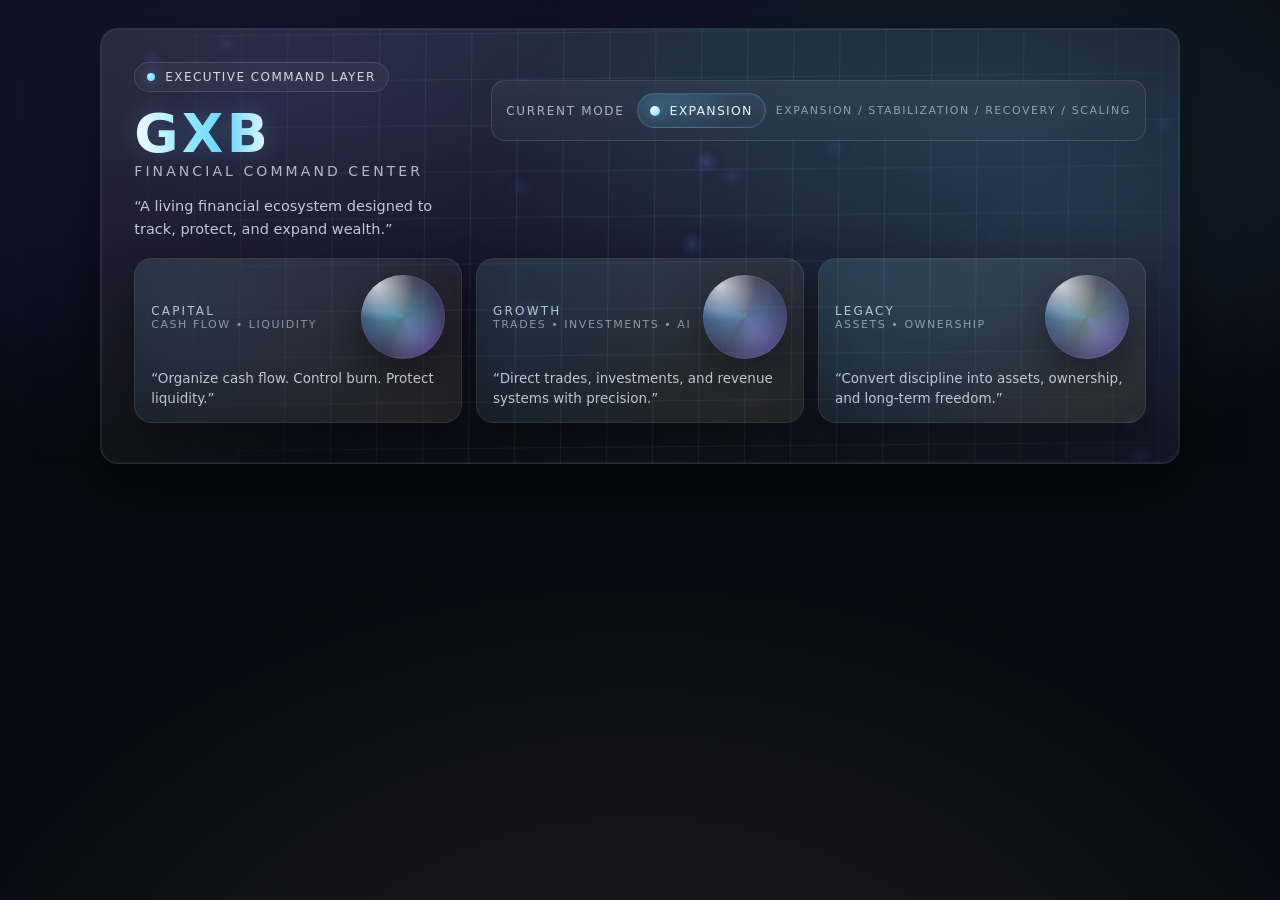
<file: index.html>
<!doctype html>
<html lang="en">
<head>
  <meta charset="utf-8" />
  <meta name="viewport" content="width=device-width,initial-scale=1" />
  <title>GXB — Financial Command Center</title>
  <style>
    /* ==========================================================
      GXB — Financial Command Center Hero Widget
      - Self-contained (no external libs)
      - Designed for iframe embed in Notion
      - Edit-friendly: change labels, colors, status mode in one place
    ========================================================== */

    :root{
      /* ---------- EASY EDIT: Palette ---------- */
      --bg0: #060810;
      --bg1: #090b14;
      --ink: #eaf2ff;
      --muted: rgba(234,242,255,.72);

      --holoA: #67d6ff;   /* holographic blue */
      --holoB: #7a5cff;   /* violet accent */
      --diamond: #a8f0ff; /* diamond glint */
      --gold: #cdb16a;    /* subtle gold */

      --line: rgba(255,255,255,.10);
      --line2: rgba(103,214,255,.12);
      --shadow: rgba(0,0,0,.55);

      /* ---------- EASY EDIT: Orb glow intensity ---------- */
      --glow: 0.85;

      /* ---------- Sizing ---------- */
      --radius: 18px;
      --pad: clamp(16px, 2.4vw, 28px);
      --maxW: 1080px;
    }

    * { box-sizing: border-box; }
    html, body { height: 100%; }
    body{
      margin:0;
      background: radial-gradient(1200px 700px at 20% 10%, rgba(122,92,255,.16), transparent 55%),
                  radial-gradient(900px 520px at 78% 16%, rgba(103,214,255,.15), transparent 58%),
                  radial-gradient(1200px 900px at 50% 120%, rgba(205,177,106,.10), transparent 60%),
                  linear-gradient(180deg, var(--bg0), var(--bg1));
      color: var(--ink);
      font-family: ui-sans-serif, system-ui, -apple-system, Segoe UI, Roboto, Helvetica, Arial, "Apple Color Emoji", "Segoe UI Emoji";
      overflow-x:hidden;
    }

    /* Container */
    .wrap{
      width: 100%;
      padding: var(--pad);
      display:flex;
      justify-content:center;
    }

    .hero{
      width: min(var(--maxW), 100%);
      border: 1px solid rgba(255,255,255,.10);
      border-radius: var(--radius);
      background: linear-gradient(180deg, rgba(255,255,255,.04), rgba(255,255,255,.02));
      box-shadow:
        0 22px 60px rgba(0,0,0,.55),
        0 0 0 1px rgba(103,214,255,.08) inset;
      position: relative;
      overflow:hidden;
    }

    /* Subtle noise / sheen overlay */
    .hero::before{
      content:"";
      position:absolute; inset:0;
      background:
        radial-gradient(1000px 420px at 40% 0%, rgba(103,214,255,.10), transparent 60%),
        radial-gradient(900px 520px at 90% 40%, rgba(122,92,255,.10), transparent 60%),
        linear-gradient(120deg, rgba(205,177,106,.06), transparent 35%, rgba(103,214,255,.05));
      mix-blend-mode: screen;
      opacity:.9;
      pointer-events:none;
    }

    /* Canvas background layer */
    canvas#fx{
      position:absolute;
      inset:0;
      width:100%;
      height:100%;
      opacity: .9;
      pointer-events:none;
    }

    .inner{
      position:relative;
      padding: clamp(18px, 2.6vw, 34px);
    }

    /* Header */
    .top{
      display:flex;
      align-items:flex-start;
      justify-content:space-between;
      gap: 18px;
      margin-bottom: 18px;
    }

    .brand{
      min-width: 240px;
    }

    .kicker{
      display:inline-flex;
      align-items:center;
      gap:10px;
      padding: 7px 12px;
      border-radius: 999px;
      border: 1px solid rgba(255,255,255,.12);
      background: rgba(255,255,255,.04);
      color: rgba(234,242,255,.86);
      font-size: 12px;
      letter-spacing: .12em;
      text-transform: uppercase;
      backdrop-filter: blur(10px);
      -webkit-backdrop-filter: blur(10px);
    }
    .kicker .dot{
      width:8px; height:8px; border-radius:99px;
      background: radial-gradient(circle at 30% 30%, var(--diamond), var(--holoA));
      box-shadow: 0 0 14px rgba(103,214,255,.55);
    }

    h1{
      margin: 14px 0 2px;
      font-size: clamp(34px, 4.5vw, 54px);
      letter-spacing: .06em;
      line-height: 1.02;
      text-transform: uppercase;
      font-weight: 800;
    }

    h1 .glint{
      background: linear-gradient(90deg, #ffffff, var(--diamond), var(--holoA), #ffffff);
      -webkit-background-clip: text;
      background-clip:text;
      color: transparent;
      text-shadow: 0 0 24px rgba(103,214,255,.25);
    }

    .subtitle{
      margin: 0;
      font-size: 14px;
      letter-spacing: .22em;
      text-transform: uppercase;
      color: rgba(234,242,255,.72);
    }

    .statement{
      margin: 16px 0 0;
      max-width: 62ch;
      color: rgba(234,242,255,.80);
      font-size: 14.5px;
      line-height: 1.55;
    }

    /* Status strip */
    .status{
      margin-top: 18px;
      display:flex;
      align-items:center;
      justify-content:space-between;
      gap: 12px;
      padding: 12px 14px;
      border-radius: 14px;
      border: 1px solid rgba(255,255,255,.12);
      background:
        linear-gradient(180deg, rgba(255,255,255,.05), rgba(255,255,255,.02));
      backdrop-filter: blur(10px);
      -webkit-backdrop-filter: blur(10px);
    }
    .status .label{
      font-size: 12px;
      letter-spacing: .14em;
      text-transform: uppercase;
      color: rgba(234,242,255,.68);
      white-space: nowrap;
    }
    .status .mode{
      display:flex;
      align-items:center;
      gap:10px;
      min-width: 210px;
      justify-content:flex-end;
    }
    .pill{
      display:inline-flex;
      align-items:center;
      gap:10px;
      padding: 9px 12px;
      border-radius: 999px;
      border: 1px solid rgba(103,214,255,.22);
      background:
        radial-gradient(120px 60px at 30% 30%, rgba(103,214,255,.18), transparent 55%),
        linear-gradient(180deg, rgba(103,214,255,.08), rgba(255,255,255,.02));
      box-shadow: 0 0 0 1px rgba(103,214,255,.06) inset;
      font-size: 12.5px;
      letter-spacing: .10em;
      text-transform: uppercase;
    }
    .pill .sig{
      width:10px; height:10px; border-radius:99px;
      background: radial-gradient(circle at 30% 30%, #ffffff, var(--holoA));
      box-shadow: 0 0 16px rgba(103,214,255,.6);
      animation: pulse 2.2s ease-in-out infinite;
    }

    /* Orb Cards Grid */
    .grid{
      margin-top: 18px;
      display:grid;
      grid-template-columns: repeat(3, minmax(0, 1fr));
      gap: 14px;
    }

    .card{
      position:relative;
      border-radius: 18px;
      padding: 16px 16px 14px;
      border: 1px solid rgba(255,255,255,.12);
      background:
        linear-gradient(180deg, rgba(255,255,255,.04), rgba(255,255,255,.02));
      box-shadow: 0 18px 45px rgba(0,0,0,.35);
      overflow:hidden;
      transform: translateZ(0);
      transition: transform .25s ease, border-color .25s ease, box-shadow .25s ease;
    }
    .card::after{
      content:"";
      position:absolute; inset:-40%;
      background: radial-gradient(circle at 30% 30%, rgba(103,214,255,.14), transparent 60%),
                  radial-gradient(circle at 70% 70%, rgba(205,177,106,.12), transparent 62%);
      opacity:.8;
      pointer-events:none;
      transition: opacity .25s ease;
    }
    .card:hover{
      transform: translateY(-3px);
      border-color: rgba(103,214,255,.28);
      box-shadow:
        0 22px 60px rgba(0,0,0,.45),
        0 0 0 1px rgba(103,214,255,.10) inset;
    }
    .card:hover::after{ opacity: 1; }

    .cardTop{
      display:flex;
      align-items:center;
      justify-content:space-between;
      gap:12px;
      margin-bottom: 10px;
    }

    .tag{
      font-size: 12px;
      letter-spacing: .18em;
      text-transform: uppercase;
      color: rgba(234,242,255,.78);
    }
    .hint{
      font-size: 11px;
      letter-spacing: .14em;
      text-transform: uppercase;
      color: rgba(234,242,255,.55);
      white-space: nowrap;
    }

    .desc{
      margin: 0;
      color: rgba(234,242,255,.78);
      font-size: 13.5px;
      line-height: 1.45;
      max-width: 44ch;
      position:relative;
      z-index: 2;
    }

    /* Orb */
    .orb{
      width: 84px;
      height: 84px;
      border-radius: 999px;
      position:relative;
      flex: 0 0 auto;
      filter: saturate(1.1);
      z-index: 2;
      isolation:isolate;
      box-shadow:
        0 0 0 1px rgba(255,255,255,.08) inset,
        0 18px 40px rgba(0,0,0,.4);
      overflow:hidden;
    }

    /* Shared orb surface (glassy sphere) */
    .orb::before{
      content:"";
      position:absolute; inset:-25%;
      background:
        radial-gradient(circle at 30% 25%, rgba(255,255,255,.70), transparent 28%),
        radial-gradient(circle at 55% 65%, rgba(255,255,255,.14), transparent 46%),
        radial-gradient(circle at 50% 50%, rgba(103,214,255,.22), rgba(122,92,255,.12) 48%, rgba(0,0,0,.2) 72%),
        conic-gradient(from 210deg, rgba(103,214,255,.0), rgba(103,214,255,.32), rgba(205,177,106,.22), rgba(103,214,255,.08), rgba(122,92,255,.28), rgba(103,214,255,.0));
      mix-blend-mode: screen;
      opacity: 1;
      animation: spin 8.5s linear infinite;
      transform-origin: center;
    }

    /* Orb rim glow */
    .orb::after{
      content:"";
      position:absolute; inset:-8px;
      border-radius:999px;
      background: radial-gradient(circle at 50% 50%, rgba(103,214,255,.25), transparent 58%);
      filter: blur(8px);
      opacity: var(--glow);
      animation: pulse 3.4s ease-in-out infinite;
      z-index:-1;
    }

    /* Individual orb accents */
    .orb[data-tone="capital"]::after{
      background: radial-gradient(circle at 50% 50%, rgba(103,214,255,.28), transparent 58%);
    }
    .orb[data-tone="growth"]::after{
      background: radial-gradient(circle at 50% 50%, rgba(122,92,255,.30), transparent 58%);
    }
    .orb[data-tone="legacy"]::after{
      background: radial-gradient(circle at 50% 50%, rgba(205,177,106,.30), transparent 62%);
    }

    /* Micro grid line inside cards */
    .microGrid{
      position:absolute; inset:0;
      background:
        linear-gradient(to right, rgba(255,255,255,.04) 1px, transparent 1px),
        linear-gradient(to bottom, rgba(255,255,255,.04) 1px, transparent 1px);
      background-size: 22px 22px;
      opacity: .22;
      mask-image: radial-gradient(circle at 30% 30%, #000 25%, transparent 60%);
      pointer-events:none;
      z-index: 1;
    }

    /* Footer margin (avoid cramped iframe) */
    .spacer{ height: 6px; }

    /* Responsive */
    @media (max-width: 980px){
      .top{ flex-direction: column; }
      .grid{ grid-template-columns: 1fr; }
      .orb{ width: 76px; height: 76px; }
      .status{ flex-direction: column; align-items:flex-start; }
      .status .mode{ justify-content:flex-start; min-width:auto; }
    }

    /* Reduced motion support */
    @media (prefers-reduced-motion: reduce){
      .orb::before, .orb::after, .pill .sig, canvas#fx { animation: none !important; }
      .card{ transition:none; }
    }

    @keyframes spin{
      from{ transform: rotate(0deg) scale(1.02); }
      to  { transform: rotate(360deg) scale(1.02); }
    }

    @keyframes pulse{
      0%,100%{ transform: scale(1); opacity: .75; }
      50%    { transform: scale(1.06); opacity: 1; }
    }
  </style>
</head>

<body>
  <div class="wrap">
    <section class="hero" aria-label="GXB Financial Command Center hero widget">
      <canvas id="fx"></canvas>

      <div class="inner">
        <div class="top">
          <div class="brand">
            <div class="kicker"><span class="dot"></span> Executive Command Layer</div>

            <!-- ===== EASY EDIT: Titles ===== -->
            <h1><span class="glint">GXB</span></h1>
            <p class="subtitle">Financial Command Center</p>

            <!-- ===== EASY EDIT: Hero statement ===== -->
            <p class="statement">
              “A living financial ecosystem designed to track, protect, and expand wealth.”
            </p>
          </div>

          <!-- Status strip (manual update) -->
          <div class="status" role="group" aria-label="Current Mode status">
            <div class="label">Current Mode</div>

            <!-- ===== EASY EDIT: Mode text below ===== -->
            <div class="mode">
              <div class="pill" id="modePill">
                <span class="sig"></span>
                <span id="modeText">Expansion</span>
              </div>
              <div class="hint">Expansion / Stabilization / Recovery / Scaling</div>
            </div>
          </div>
        </div>

        <div class="grid">
          <!-- Card 1: CAPITAL -->
          <article class="card" data-card="capital">
            <div class="microGrid"></div>
            <div class="cardTop">
              <div>
                <div class="tag">CAPITAL</div>
                <div class="hint">Cash flow • Liquidity</div>
              </div>
              <div class="orb" data-tone="capital" aria-hidden="true"></div>
            </div>
            <p class="desc">“Organize cash flow. Control burn. Protect liquidity.”</p>
          </article>

          <!-- Card 2: GROWTH -->
          <article class="card" data-card="growth">
            <div class="microGrid"></div>
            <div class="cardTop">
              <div>
                <div class="tag">GROWTH</div>
                <div class="hint">Trades • Investments • AI</div>
              </div>
              <div class="orb" data-tone="growth" aria-hidden="true"></div>
            </div>
            <p class="desc">“Direct trades, investments, and revenue systems with precision.”</p>
          </article>

          <!-- Card 3: LEGACY -->
          <article class="card" data-card="legacy">
            <div class="microGrid"></div>
            <div class="cardTop">
              <div>
                <div class="tag">LEGACY</div>
                <div class="hint">Assets • Ownership</div>
              </div>
              <div class="orb" data-tone="legacy" aria-hidden="true"></div>
            </div>
            <p class="desc">“Convert discipline into assets, ownership, and long-term freedom.”</p>
          </article>
        </div>

        <div class="spacer"></div>
      </div>
    </section>
  </div>

  <script>
    /* ==========================================================
      FX Canvas: subtle glowing grid + drifting particles
      - lightweight and responsive
      - no external libraries
      - tuned to look premium inside an iframe
    ========================================================== */

    // ===== EASY EDIT: Mode =====
    // Change this string anytime: "Expansion" | "Stabilization" | "Recovery" | "Scaling"
    const CURRENT_MODE = "Expansion";
    document.getElementById("modeText").textContent = CURRENT_MODE;

    // Optionally tint the pill based on mode:
    const pill = document.getElementById("modePill");
    const modeTone = {
      Expansion:   "rgba(103,214,255,.22)",   // holo blue
      Stabilization:"rgba(205,177,106,.22)",  // gold
      Recovery:   "rgba(255,120,120,.20)",    // red-soft
      Scaling:    "rgba(122,92,255,.22)"      // violet
    };
    pill.style.borderColor = modeTone[CURRENT_MODE] || "rgba(103,214,255,.22)";

    const canvas = document.getElementById("fx");
    const ctx = canvas.getContext("2d", { alpha: true });

    let w = 0, h = 0, dpr = 1;
    let particles = [];
    let t0 = performance.now();

    function resize(){
      const rect = canvas.getBoundingClientRect();
      dpr = Math.min(window.devicePixelRatio || 1, 2); // cap for performance
      w = Math.floor(rect.width * dpr);
      h = Math.floor(rect.height * dpr);
      canvas.width = w;
      canvas.height = h;

      // Re-seed particles proportional to area
      const target = Math.max(18, Math.min(48, Math.floor((rect.width * rect.height) / 28000)));
      particles = new Array(target).fill(0).map(() => ({
        x: Math.random() * w,
        y: Math.random() * h,
        r: (Math.random() * 1.8 + 0.6) * dpr,
        vx: (Math.random() * 0.18 + 0.05) * dpr,
        vy: (Math.random() * 0.14 + 0.03) * dpr,
        a: Math.random() * 0.55 + 0.25
      }));
    }

    function drawGrid(time){
      // Soft perspective-ish grid (not heavy)
      const grid = 46 * dpr;
      ctx.save();
      ctx.globalCompositeOperation = "screen";
      ctx.lineWidth = 1 * dpr;

      // Fade toward edges
      const grad = ctx.createRadialGradient(w*0.55, h*0.25, 0, w*0.55, h*0.25, Math.max(w,h)*0.75);
      grad.addColorStop(0, "rgba(103,214,255,.12)");
      grad.addColorStop(0.55, "rgba(255,255,255,.05)");
      grad.addColorStop(1, "rgba(0,0,0,0)");
      ctx.strokeStyle = grad;

      // Animate slight drift
      const dx = Math.sin(time * 0.00025) * 10 * dpr;
      const dy = Math.cos(time * 0.00018) * 8 * dpr;

      // Vertical lines
      for(let x = -grid; x < w + grid; x += grid){
        ctx.beginPath();
        ctx.moveTo(x + dx, 0);
        ctx.lineTo(x - dx*0.2, h);
        ctx.stroke();
      }
      // Horizontal lines
      for(let y = -grid; y < h + grid; y += grid){
        ctx.beginPath();
        ctx.moveTo(0, y + dy);
        ctx.lineTo(w, y - dy*0.25);
        ctx.stroke();
      }

      ctx.restore();
    }

    function drawParticles(time){
      ctx.save();
      ctx.globalCompositeOperation = "screen";

      for(const p of particles){
        // Move
        p.x += p.vx;
        p.y += p.vy;

        // Wrap
        if(p.x > w + 30) p.x = -30;
        if(p.y > h + 30) p.y = -30;

        // Glow
        const pulse = 0.55 + 0.45 * Math.sin((time*0.0015) + p.x*0.01);
        const alpha = p.a * pulse;

        const g = ctx.createRadialGradient(p.x, p.y, 0, p.x, p.y, 18*dpr);
        g.addColorStop(0, `rgba(103,214,255,${0.26*alpha})`);
        g.addColorStop(0.35, `rgba(122,92,255,${0.18*alpha})`);
        g.addColorStop(1, "rgba(0,0,0,0)");

        ctx.fillStyle = g;
        ctx.beginPath();
        ctx.arc(p.x, p.y, 18*dpr, 0, Math.PI*2);
        ctx.fill();
      }

      ctx.restore();
    }

    function frame(time){
      const dt = time - t0;
      t0 = time;

      ctx.clearRect(0, 0, w, h);

      // Background FX layers
      drawGrid(time);
      drawParticles(time);

      requestAnimationFrame(frame);
    }

    // Init
    const ro = new ResizeObserver(resize);
    ro.observe(canvas);
    resize();
    requestAnimationFrame(frame);
  </script>
</body>
</html>
</file>
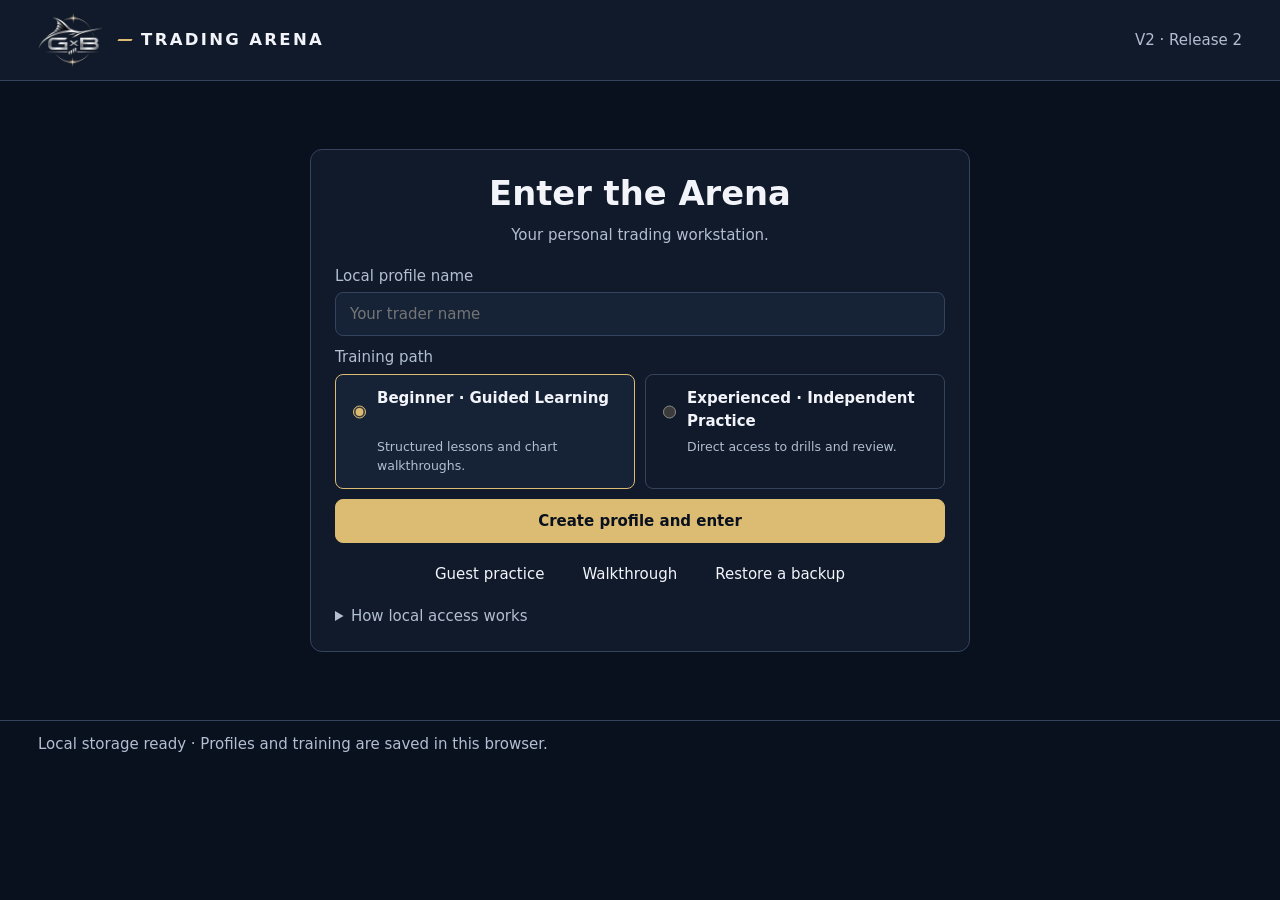
<file: arena.html>
<!doctype html>
<html lang="en">
<head>
  <meta charset="utf-8">
  <meta name="viewport" content="width=device-width,initial-scale=1">
  <title>GXB Trading Arena</title>
  <link rel="icon" href="./arena/official-logo.webp" type="image/webp">
  <link rel="stylesheet" href="./arena/arena.css?v=practice-log-1">
  <link rel="stylesheet" href="./arena/market-art.css">
  <link rel="stylesheet" href="./arena/academy-art.css">
  <link rel="stylesheet" href="./arena/guide-avatar.css">
  <script type="module" src="./arena/app.mjs?v=practice-log-1"></script>
</head>
<body>
  <a class="skip" href="#workspace">Skip to workspace</a>
  <header class="top">
    <a class="brand" href="#home" aria-label="GXB Trading Arena">
      <img class="brand-mark" src="./arena/official-logo.webp" width="288" height="244" alt="">
      <span class="brand-wordmark">Trading Arena</span>
    </a>
    <span class="release">V2 · Release 2</span>
  </header>
  <div class="layout">
    <nav id="navigation" aria-label="Arena" hidden>
      <a href="#home"><span class="arena-icon icon-grid" aria-hidden="true"></span>Command Center</a>
      <a href="#academy"><span class="arena-icon icon-book" aria-hidden="true"></span>Academy</a>
      <a href="#practice"><span class="arena-icon icon-target" aria-hidden="true"></span>Free Practice</a>
      <a href="#studio"><span class="arena-icon icon-candles" aria-hidden="true"></span>Market Studio</a>
      <a href="#portfolio">Portfolio Lab</a>
      <a href="#performance">Performance</a>
      <a href="#settings">Settings</a>
      <a href="#entrance">Switch profile</a>
    </nav>
    <main id="workspace" tabindex="-1" aria-label="Arena workspace">
      <p>Loading Arena…</p>
      <noscript>Enable JavaScript to use the local Arena.</noscript>
    </main>
  </div>
  <footer id="storage" role="status"></footer>
</body>
</html>
</file>
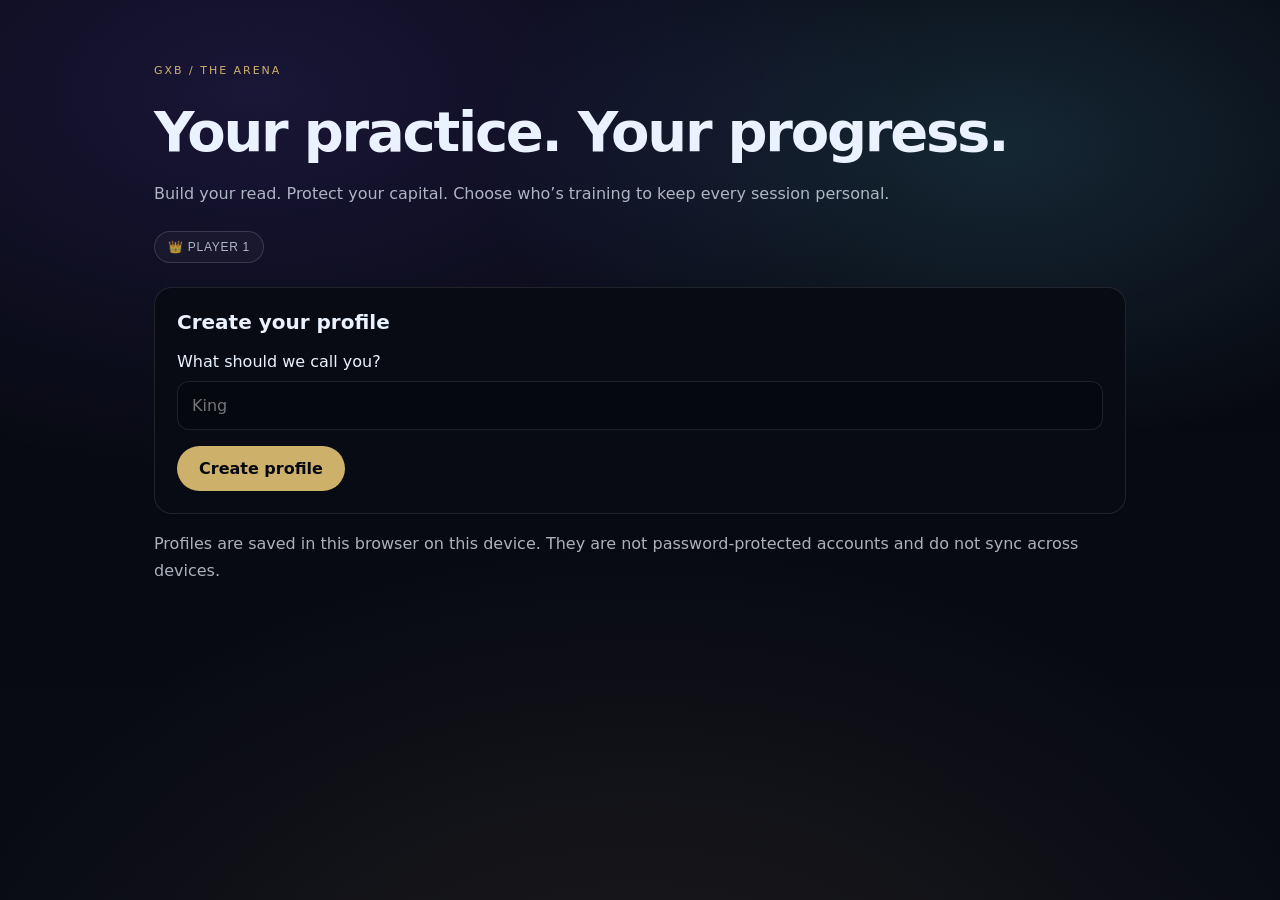
<file: practice.html>
<!doctype html>
<html lang="en">
<head>
  <meta charset="utf-8" />
  <meta name="viewport" content="width=device-width,initial-scale=1" />
  <title>GXB — ICC Practice Arena</title>
  <link rel="stylesheet" href="./arena/market-art.css">
  <link rel="stylesheet" href="./arena/academy-art.css">
  <link rel="stylesheet" href="./arena/journey-art.css">
  <link rel="stylesheet" href="./arena/guide-avatar.css">
  <style>
    /* ==========================================================
      GXB — ICC Practice Arena
      - Self-contained (no external libs, no external requests)
      - Designed for iframe embed in Notion (Trading Journal — ICC Command Center)
      - Synthetic chart drills mapped to the ICC Practice Sessions focus areas:
        Trend Confirmation / Continuation Recognition / Entries / Exits / Avoiding Chase Trades
      - XP, levels, combos, daily streak → stored in localStorage
    ========================================================== */

    :root{
      /* ---------- EASY EDIT: Palette (mirrors index.html) ---------- */
      --bg0: #060810;
      --bg1: #090b14;
      --ink: #eaf2ff;
      --muted: rgba(234,242,255,.72);

      --holoA: #67d6ff;
      --holoB: #7a5cff;
      --diamond: #a8f0ff;
      --gold: #cdb16a;

      --up: #3fe0a8;      /* winning candle / positive */
      --dn: #ff6b8b;      /* losing candle / negative */

      --line: rgba(255,255,255,.10);
      --shadow: rgba(0,0,0,.55);

      --radius: 18px;
      --pad: clamp(12px, 2.2vw, 24px);
      --maxW: 860px;
    }

    * { box-sizing: border-box; }
    html, body { height: 100%; }
    body{
      margin:0;
      background: radial-gradient(1200px 700px at 20% 10%, rgba(122,92,255,.16), transparent 55%),
                  radial-gradient(900px 520px at 78% 16%, rgba(103,214,255,.15), transparent 58%),
                  radial-gradient(1200px 900px at 50% 120%, rgba(205,177,106,.10), transparent 60%),
                  linear-gradient(180deg, var(--bg0), var(--bg1));
      color: var(--ink);
      font-family: ui-sans-serif, system-ui, -apple-system, Segoe UI, Roboto, Helvetica, Arial, "Apple Color Emoji", "Segoe UI Emoji";
      overflow-x:hidden;
    }

    body.loading .wrap { display: none }
    #trainingStatus:not([hidden]) { border: 1px solid #a97758; padding: 10px; margin: 10px; color: #ffceb4 }
    body.embedded { display: block; min-height: 0; height: auto; background: #101a2a }
    body.embedded .arena { box-shadow: none; --maxW: 100%; background: #162337 }
    .guideHandoff textarea:not([hidden]) { display: block; width: 100%; margin: 8px 0; padding: 8px; color: var(--ink); background: #162337; border: 1px solid #34445c; border-radius: 8px }
    .academyLayout { display: grid; grid-template-columns: minmax(0, 1fr) minmax(255px, 340px); gap: 18px; align-items: start }
    body.embedded .home:has(.academyJourneyLayout) { margin-inline: 0 }
    .academyJourneyArt {
      height: clamp(112px, 16vw, 176px); margin-bottom: 16px;
      border: 1px solid #435470; border-radius: 8px; background-color: #101a2a;
      background-size: cover; background-position: center; background-repeat: no-repeat;
    }
    .academyJourneyMap { display: grid; grid-template-columns: repeat(auto-fit, minmax(min(100%, 215px), 1fr)); gap: 7px; list-style: none; padding: 0; margin: 10px 0 0 }
    .academyJourneyMap button { display: grid; gap: 3px; width: 100%; text-align: left; min-height: 58px; border-radius: 8px; text-transform: none; letter-spacing: normal; white-space: normal }
    .academyJourneyMap button small { color: var(--muted) }
    .academyJourneyMap button[data-recommended] { border-color: var(--gold) }
    body.embedded .home { max-width: min(100%, 1480px); }
    .academyLayout .journeyHero { min-width: 0 }
    body.embedded .journeyHero .pathRow button { flex: 1; text-align: left; white-space: normal; padding-inline: 14px; }
    body.embedded .journeyHero .pathRow button:hover { border-color: var(--gold); }
    .academyVisuals .chartScroll svg { min-height: 300px }
    @media(min-width: 1050px) { .academyVisuals .chartScroll svg { min-height: 360px } }
    .academySide { display: grid; gap: 14px; min-width: 0 }
    .academyVisuals { min-width: 0 }
    .academyGuide { min-width: 0; padding: 12px 0 0 }
    .guideIdentity { display: flex; align-items: center; gap: 10px; color: var(--gold); margin-bottom: 14px }
    .academyGuide .guideIdentity > strong { font-size: 1rem; line-height: 1.3; margin: 0 }
    .academyVisuals figure > small { display: block }
    .guideAvatar { --guide-size: 60px }
    #practiceGuide { display: flex; align-items: center; gap: 10px }
    .guideBubble { position: relative; padding: 14px; border-radius: 4px 12px 12px 12px; border: 1px solid #526481; background: #18263b }
    .guideBubble::before { content: ''; position: absolute; top: -6px; left: 20px; width: 10px; height: 10px; transform: rotate(45deg); background: #18263b; border-top: 1px solid #526481; border-left: 1px solid #526481 }
    .guideBubble h2 { font-size: 1.05rem; margin: 0 0 12px }
    .guideBubble .homeProfiles { display: grid; gap: 6px }
    .guideBubble .chip { text-align: left; white-space: normal; text-transform: none; letter-spacing: normal }
    .guideBubble .chip[data-correct-answer] { color: #a4f0cc; border-color: #57cc9c; background: #123c35; opacity: 1 }
    .guideBubble .answer-check { margin-inline-start: .5em; font-weight: 800 }
    .guideBubble .missionFeedback { min-height: 0; padding: 0; margin: 12px 0; color: var(--ink) }
    .guideBubble .missionFeedback:empty { display: none }
    .guideConversation { display: grid; gap: 12px; margin: 12px 0 }
    .guideIntroForm { display: grid; gap: 8px }
    .guideIntroForm label { display: grid; gap: 6px; font-weight: 600 }
    .guideIntroForm textarea { width: 100%; padding: 10px; color: var(--ink); background: #101a2a; border: 1px solid #526481; border-radius: 8px; font: inherit; resize: vertical }
    .guideIntroForm button { justify-self: start }
    .guideUser { margin: 0 0 0 22px; padding: 8px 12px; border: 1px solid #526481; border-radius: 12px 4px 12px 12px; background: #101a2a; overflow-wrap: anywhere }
    .guideUser p { margin: 4px 0 }
    .guideReply p { margin: 0 0 10px }
    .guideReply details { margin-top: 10px }
    .guideUtility { margin-bottom: 8px }
    .guideCheckIn form { display: grid; gap: 6px; margin: 8px 0 }
    .guideCheckIn label { display: grid; gap: 4px }
    .guideCheckIn select { width: 100%; padding: 7px; color: var(--ink); background: #101a2a; border: 1px solid #526481; border-radius: 6px }
    .guideCheckIn button { justify-self: start }
    .guideHandoff > div { margin-top: 8px }
    @media(max-width: 710px) { .academyLayout { grid-template-columns: minmax(0,1fr) } }
    .adaptiveSupport details { margin-bottom: 8px }
    body.embedded .home h1 { font-size: clamp(23px, 4vw, 34px); }
    body.embedded .home .journeyHero { text-align: left; margin: 0; padding: clamp(12px, 2vw, 24px); background: #162337; border-color: #34445c; border-radius: 10px; box-shadow: none; }
    body.embedded .journeyHero h2 { font-size: clamp(20px, 3vw, 27px); margin: 4px 0; }
    body.embedded .journeyHero > p { margin-inline: 0; }
    body.embedded .journeyHero > .homePrimary { margin: 8px 0 14px; border-radius: 8px; }
    body.embedded .journeyHero .pathRow { padding: 7px 0; }
    body.embedded .journeyHero .pathRow button { text-transform: none; letter-spacing: normal; min-height: 40px; border-radius: 8px; }
    body.embedded h1 .glint { color: #f2f4fa; background: none; -webkit-text-fill-color: currentColor; }
    :focus-visible { outline: 3px solid var(--gold); outline-offset: 3px; }
    body.embedded .home { padding: clamp(12px, 2vw, 24px); }
    body.embedded #homeBack { position: static; margin: 10px 10px 0; }
    .wrap{ width:100%; padding: var(--pad); display:flex; justify-content:center; }

    .arena{
      width: min(var(--maxW), 100%);
      border: 1px solid rgba(255,255,255,.10);
      border-radius: var(--radius);
      background: linear-gradient(180deg, rgba(255,255,255,.04), rgba(255,255,255,.02));
      box-shadow: 0 22px 60px rgba(0,0,0,.55), 0 0 0 1px rgba(103,214,255,.08) inset;
      position: relative;
      overflow:hidden;
      padding: clamp(14px, 2.4vw, 26px);
    }
    .arena::before{
      content:"";
      position:absolute; inset:0;
      background:
        radial-gradient(1000px 420px at 40% 0%, rgba(103,214,255,.08), transparent 60%),
        radial-gradient(900px 520px at 90% 40%, rgba(122,92,255,.08), transparent 60%);
      mix-blend-mode: screen;
      pointer-events:none;
    }
    .arena > *{ position:relative; }

    /* Header */
    .hdr{ position:relative; display:flex; align-items:flex-start; justify-content:space-between; gap:12px; flex-wrap:wrap; }
    .kicker{
      display:inline-flex; align-items:center; gap:8px;
      padding: 6px 11px; border-radius: 999px;
      border: 1px solid rgba(255,255,255,.12);
      background: rgba(255,255,255,.04);
      font-size: 11px; letter-spacing: .12em; text-transform: uppercase;
      color: rgba(234,242,255,.86);
    }
    .kicker .dot{
      width:7px; height:7px; border-radius:99px;
      background: radial-gradient(circle at 30% 30%, var(--diamond), var(--holoA));
      box-shadow: 0 0 12px rgba(103,214,255,.55);
    }
    h1{
      margin: 10px 0 2px;
      font-size: clamp(22px, 3.4vw, 32px);
      letter-spacing: .05em; text-transform: uppercase; font-weight: 800;
    }
    h1 .glint{
      background: linear-gradient(90deg, #fff, var(--diamond), var(--holoA), #fff);
      -webkit-background-clip: text; background-clip:text; color: transparent;
    }
    .subtitle{ margin:0; font-size: 11.5px; letter-spacing: .2em; text-transform: uppercase; color: var(--muted); }

    .meters{ display:flex; flex-direction:column; align-items:flex-end; gap:8px; min-width: 180px; }
    .badges{ display:flex; gap:8px; }
    .badge{
      display:inline-flex; align-items:center; gap:7px;
      padding: 7px 11px; border-radius: 999px;
      border: 1px solid rgba(103,214,255,.22);
      background: linear-gradient(180deg, rgba(103,214,255,.08), rgba(255,255,255,.02));
      font-size: 12px; letter-spacing: .08em; text-transform: uppercase;
      white-space:nowrap;
    }
    .badge.gold{ border-color: rgba(205,177,106,.4); }
    .xpwrap{ width: min(240px, 100%); }
    .xpbar{
      height: 8px; border-radius: 99px; overflow:hidden;
      background: rgba(255,255,255,.07);
      border: 1px solid rgba(255,255,255,.10);
    }
    .xpfill{
      height:100%; width:0%;
      background: linear-gradient(90deg, var(--holoB), var(--holoA), var(--diamond));
      box-shadow: 0 0 12px rgba(103,214,255,.5);
      transition: width .5s ease;
    }
    .xplabel{ font-size: 10.5px; letter-spacing:.1em; color: var(--muted); text-transform:uppercase; margin-top:4px; text-align:right; }

    /* Focus chips */
    .chips{ display:flex; gap:8px; flex-wrap:wrap; margin: 14px 0 12px; }
    .chip{
      padding: 8px 13px; border-radius: 999px;
      border: 1px solid rgba(255,255,255,.14);
      background: rgba(255,255,255,.03);
      color: var(--muted);
      font-size: 12px; letter-spacing: .06em; text-transform: uppercase;
      cursor:pointer; user-select:none;
      transition: border-color .2s, color .2s, background .2s;
    }
    .chip:hover{ border-color: rgba(103,214,255,.35); color: var(--ink); }
    .chip.on{
      border-color: rgba(103,214,255,.55);
      background: linear-gradient(180deg, rgba(103,214,255,.14), rgba(103,214,255,.04));
      color: var(--ink);
      box-shadow: 0 0 14px rgba(103,214,255,.18);
    }
    .chip.mini{ padding: 6px 11px; font-size: 11px; }
    .chip:disabled{ opacity:.5; cursor:default; }

    /* Mode row: Guided vs Pro */
    .modeRow{ display:flex; align-items:center; gap:8px; margin: 14px 0 0; }
    .modeLbl{ font-size: 10.5px; letter-spacing:.14em; text-transform:uppercase; color: rgba(234,242,255,.45); }

    /* Profiles: only the active profile's icon shows, top right. Tap it to switch.
       One profile per person so reps never merge on a shared device. */
    .avatar{
      width: 34px; height: 34px; flex:none;
      display:inline-flex; align-items:center; justify-content:center;
      border-radius: 999px; cursor:pointer;
      border: 1px solid rgba(205,177,106,.45);
      background: linear-gradient(180deg, rgba(205,177,106,.16), rgba(255,255,255,.02));
      font-size: 17px; line-height:1;
      transition: border-color .2s, transform .15s ease, box-shadow .2s;
    }
    .avatar:hover{ transform: translateY(-1px); border-color: rgba(205,177,106,.8); }
    .avatar[aria-expanded="true"]{
      border-color: rgba(205,177,106,.9);
      box-shadow: 0 0 14px rgba(205,177,106,.28);
    }
    .profMenu{
      position:absolute; top: 100%; right: 0; z-index: 40;
      width: min(290px, calc(100vw - 2 * var(--pad) - 12px));
      margin-top: 8px; padding: 12px;
      border:1px solid rgba(255,255,255,.14); border-radius: 14px;
      /* Fully opaque: at 98% the chart behind it ghosted through the rows. */
      background: linear-gradient(180deg, var(--bg1), var(--bg0));
      backdrop-filter: blur(8px);
      box-shadow: 0 18px 44px var(--shadow);
    }
    .pmHead{
      margin: 0 0 9px; font-size: 10.5px; letter-spacing:.14em;
      text-transform:uppercase; color: rgba(234,242,255,.45);
    }
    .pmList{ display:flex; flex-direction:column; gap:5px; }
    .pmRow{
      display:flex; align-items:center; gap:9px; width:100%;
      padding: 7px 9px; border-radius: 10px; cursor:pointer; text-align:left;
      border:1px solid transparent; background: rgba(255,255,255,.03);
      color: var(--muted); font-family: inherit; font-size: 13px;
      transition: border-color .2s, color .2s, background .2s;
    }
    .pmRow:hover{ border-color: rgba(103,214,255,.35); color: var(--ink); }
    .pmRow.on{
      border-color: rgba(103,214,255,.5);
      background: linear-gradient(180deg, rgba(103,214,255,.13), rgba(103,214,255,.03));
      color: var(--ink);
    }
    .pmRow .ic{ font-size: 17px; line-height:1; }
    .pmRow .tick{ margin-left:auto; color: var(--holoA); font-size: 12px; }
    .pmAdd{
      width:100%; margin-top: 9px; padding: 8px 10px;
      border-radius: 10px; cursor:pointer;
      border: 1px dashed rgba(255,255,255,.18);
      background: transparent; color: var(--muted);
      font-family: inherit; font-size: 12px;
      transition: border-color .2s, color .2s;
    }
    .pmAdd:hover{ border-color: rgba(103,214,255,.45); color: var(--ink); }
    .pmEdit{ margin-top: 11px; padding-top: 11px; border-top: 1px solid var(--line); }
    .pmLbl{
      margin: 0 0 6px; font-size: 10px; letter-spacing:.14em;
      text-transform:uppercase; color: rgba(234,242,255,.4);
    }
    .pmIcons{ display:flex; flex-wrap:wrap; gap:5px; margin-bottom: 11px; }
    .picon{
      width: 29px; height: 29px; flex:none;
      display:inline-flex; align-items:center; justify-content:center;
      border-radius: 8px; cursor:pointer; font-size: 15px; line-height:1;
      border:1px solid rgba(255,255,255,.10); background: rgba(255,255,255,.03);
      transition: border-color .2s, transform .15s ease;
    }
    .picon:hover{ transform: translateY(-1px); }
    .picon.on{ border-color: rgba(103,214,255,.65); background: rgba(103,214,255,.12); }
    .profEditRow{ display:flex; gap:8px; align-items:center; flex-wrap:wrap; }
    .profInput{
      flex: 1 1 150px; min-width:0;
      padding: 7px 11px; border-radius: 999px;
      border:1px solid rgba(255,255,255,.14);
      background: rgba(255,255,255,.04);
      color: var(--ink); font-family: inherit; font-size: 12px;
    }
    .profInput:focus{ outline:none; border-color: rgba(103,214,255,.55); }
    [hidden]{ display:none !important; }

    /* Guided briefing panel */
    .guide{
      display:none;
      margin: 0 0 12px;
      padding: 12px 14px;
      border-radius: 12px;
      border: 1px solid rgba(205,177,106,.3);
      background: linear-gradient(180deg, rgba(205,177,106,.08), rgba(255,255,255,.02));
      font-size: 13.5px; line-height: 1.55;
      color: rgba(234,242,255,.85);
    }
    .guide.show{ display:block; }
    .guide .gk{
      font-size: 10.5px; letter-spacing:.14em; text-transform:uppercase;
      color: var(--gold); font-weight:700; display:block; margin-bottom: 4px;
    }

    /* Tappable follow-up questions under the briefing */
    .asks{ display:flex; flex-wrap:wrap; gap:7px; margin-top: 10px; }
    .ask{
      padding: 7px 12px; border-radius: 999px;
      border: 1px solid rgba(103,214,255,.3);
      background: rgba(103,214,255,.07);
      color: rgba(234,242,255,.9);
      font-family: inherit; font-size: 12px; line-height:1.2;
      cursor:pointer; text-align:left;
      transition: border-color .2s, background .2s, transform .15s;
    }
    .ask:hover{ border-color: rgba(103,214,255,.6); background: rgba(103,214,255,.13); transform: translateY(-1px); }

    /* Synthetic data badge */
    .iccChartTools { display:flex; align-items:center; flex-wrap:wrap; gap:6px; margin:10px 0; color:var(--muted); font-size:.82rem }
    .iccChartTools[hidden] { display:none }
    .iccChartTools button { padding:6px 10px; min-height:34px; border:1px solid var(--line); border-radius:6px; background:var(--bg1); color:var(--ink); cursor:pointer }
    .iccChartTools button[aria-pressed="true"] { border-color:var(--gold); color:var(--gold) }
    .iccChartTools button:disabled { opacity:.55; cursor:default }
    .iccChartReadout { margin:6px 0; color:var(--muted); font-size:.78rem; font-variant-numeric:tabular-nums }
    .synthTag{
      position:absolute; top:8px; left:8px;
      padding: 4px 9px; border-radius: 999px;
      border: 1px solid rgba(255,255,255,.14);
      background: rgba(4,6,12,.6);
      font-size: 9.5px; letter-spacing: .14em; text-transform: uppercase;
      color: rgba(234,242,255,.55);
      z-index: 3;
      pointer-events: none;
    }

    /* Kingdom note in summary — earned affirmation + its evidence */
    .kingdom{
      text-align:left;
      margin: 4px 0 10px;
      padding: 13px 15px;
      border-radius: 12px;
      border: 1px solid rgba(205,177,106,.35);
      background: linear-gradient(180deg, rgba(205,177,106,.10), rgba(205,177,106,.03));
    }
    .kingdom .kk{
      font-size: 10.5px; letter-spacing:.14em; text-transform:uppercase;
      color: var(--gold); font-weight:700; display:block; margin-bottom: 6px;
    }
    .kingdom .kLine{
      margin: 0 0 6px;
      font-size: 15px; line-height: 1.45; font-weight: 600;
      color: rgba(234,242,255,.95);
    }
    .kingdom .kWhy{
      margin: 0;
      font-size: 12px; line-height: 1.5;
      color: rgba(234,242,255,.62);
    }

    /* Coach card in summary */
    .coach{
      text-align:left;
      margin: 4px 0 14px;
      padding: 12px 14px;
      border-radius: 12px;
      border: 1px solid rgba(103,214,255,.22);
      background: rgba(103,214,255,.05);
      font-size: 12.5px; line-height: 1.6;
      color: rgba(234,242,255,.85);
    }
    .coach .ck{
      font-size: 10.5px; letter-spacing:.14em; text-transform:uppercase;
      color: var(--holoA); font-weight:700; display:block; margin-bottom: 4px;
    }
    .coach ul{ margin: 0; padding-left: 18px; }
    .coach li{ margin: 3px 0; }

    /* Stage */
    .stage{
      position:relative;
      border-radius: 14px;
      border: 1px solid rgba(255,255,255,.10);
      background: rgba(3,5,10,.55);
      overflow:hidden;
    }
    canvas#chart{ display:block; width:100%; height: clamp(220px, 38vh, 330px); cursor:crosshair; }
    canvas#fx{ position:absolute; inset:0; width:100%; height:100%; pointer-events:none; }

    .sessionRow{
      display:flex; align-items:center; justify-content:space-between; gap:10px;
      margin: 12px 2px 8px;
      font-size: 12px; letter-spacing:.1em; text-transform:uppercase; color: var(--muted);
      flex-wrap:wrap;
    }
    .combo{ color: var(--gold); font-weight:700; }
    .rlive{ font-variant-numeric: tabular-nums; }

    .prompt{
      margin: 4px 2px 12px;
      font-size: 15.5px; line-height:1.5;
      color: rgba(234,242,255,.92);
      min-height: 44px;
    }
    .prompt b{ color: var(--diamond); }
    .practice-question { display: flex; align-items: center; gap: 10px; margin: 8px 0 12px }
    .practice-question-bubble { position: relative; min-width: 0; flex: 1; padding: 7px 10px; border: 1px solid #526481; border-radius: 8px; background: #18263b }
    .practice-question-bubble::before { content: ''; position: absolute; left: -5px; top: 15px; width: 8px; height: 8px; background: inherit; border-left: 1px solid #526481; border-bottom: 1px solid #526481; transform: rotate(45deg) }
    .practice-question-bubble > strong { color: var(--gold); font-size: .72rem }
    .practice-question-bubble .prompt { min-height: 0; margin: 0; padding-inline-end: 38px }
    .practice-question-info { color: var(--muted); font-size: .82rem }
    .practice-question-info[open] { margin-top: 8px }
    .practice-question-info summary { position: absolute; inset: 0 0 auto auto; display: inline-grid; place-items: center; min-width: 44px; min-height: 44px; color: var(--gold); cursor: pointer; list-style: none }
    .practice-question-info summary::-webkit-details-marker { display: none }
    .practice-question-info p { margin: 4px 0 }
    .practice-question-info a { color: var(--gold) }

    .answers{ display:flex; gap:10px; flex-wrap:wrap; }
    .btn{
      flex:1 1 120px;
      padding: 15px 14px;
      border-radius: 14px;
      border: 1px solid rgba(103,214,255,.25);
      background: linear-gradient(180deg, rgba(103,214,255,.10), rgba(255,255,255,.02));
      color: var(--ink);
      font-size: 14.5px; font-weight: 700; letter-spacing: .08em; text-transform: uppercase;
      cursor:pointer;
      transition: transform .15s ease, border-color .2s, box-shadow .2s;
      font-family: inherit;
    }
    .btn:hover:not(:disabled){ transform: translateY(-2px); border-color: rgba(103,214,255,.55); box-shadow: 0 8px 26px rgba(0,0,0,.35), 0 0 14px rgba(103,214,255,.15); }
    .btn:active:not(:disabled){ transform: translateY(0); }
    .btn:disabled{ opacity:.45; cursor:default; }
    .btn.good{ border-color: var(--up); box-shadow: 0 0 18px rgba(63,224,168,.35); }
    .btn.bad{ border-color: var(--dn); box-shadow: 0 0 18px rgba(255,107,139,.30); }
    .btn.next{
      border-color: rgba(205,177,106,.45);
      background: linear-gradient(180deg, rgba(205,177,106,.14), rgba(255,255,255,.02));
    }

    .verdict{
      margin: 12px 2px 0;
      font-size: 14px; line-height:1.5;
      min-height: 22px;
      color: var(--muted);
    }
    .verdict .win{ color: var(--up); font-weight:700; }
    .verdict .loss{ color: var(--dn); font-weight:700; }
    .verdict .xp{ color: var(--gold); font-weight:700; }

    /* Summary overlay */
    .summary{
      position:absolute; inset:0;
      display:none;
      align-items:center; justify-content:center;
      background: rgba(4,6,12,.82);
      backdrop-filter: blur(8px);
      -webkit-backdrop-filter: blur(8px);
      z-index: 10;
      padding: 16px;
    }
    .summary.open{ display:flex; }
    .sCard{
      width: min(480px, 100%);
      max-height: 100%;
      overflow:auto;
      border-radius: 16px;
      border: 1px solid rgba(103,214,255,.25);
      background: linear-gradient(180deg, rgba(14,18,30,.97), rgba(9,11,20,.97));
      box-shadow: 0 24px 70px rgba(0,0,0,.6);
      padding: 22px;
      text-align:center;
    }
    .grade{
      font-size: 64px; font-weight: 800; line-height:1;
      background: linear-gradient(90deg, var(--diamond), var(--holoA), var(--holoB));
      -webkit-background-clip: text; background-clip:text; color: transparent;
      margin: 6px 0 2px;
    }
    .sStats{ display:flex; justify-content:center; gap:18px; flex-wrap:wrap; margin: 14px 0; }
    .sStat{ min-width: 90px; }
    .sStat .v{ font-size: 22px; font-weight:800; }
    .sStat .k{ font-size: 10.5px; letter-spacing:.12em; text-transform:uppercase; color: var(--muted); margin-top:2px; }
    .sNote{ font-size: 12.5px; color: var(--muted); line-height: 1.5; margin: 10px 0 14px; }
    .sBtns{ display:flex; gap:10px; flex-wrap:wrap; }
    .logbox{
      display:none;
      width:100%; margin-top:12px;
      background: rgba(255,255,255,.05);
      border: 1px solid rgba(255,255,255,.14);
      border-radius: 10px;
      color: var(--ink);
      font-family: ui-monospace, SFMono-Regular, Menlo, monospace;
      font-size: 12px; line-height:1.5; padding: 10px;
      min-height: 120px;
    }

    .foot{
      margin-top: 14px;
      display:flex; align-items:center; justify-content:space-between; gap:10px; flex-wrap:wrap;
      font-size: 11.5px; letter-spacing:.08em; text-transform:uppercase; color: rgba(234,242,255,.5);
    }
    .foot a{ color: rgba(103,214,255,.85); text-decoration:none; }
    .foot a:hover{ text-decoration:underline; }

    .popXP{
      position:absolute;
      font-weight:800; font-size: 20px;
      color: var(--gold);
      text-shadow: 0 0 14px rgba(205,177,106,.6);
      pointer-events:none;
      animation: floatUp 1.1s ease-out forwards;
      z-index: 5;
    }
    @keyframes floatUp{
      0%{ opacity:0; transform: translateY(8px) scale(.8); }
      15%{ opacity:1; transform: translateY(0) scale(1.1); }
      100%{ opacity:0; transform: translateY(-46px) scale(1); }
    }

    /* Tappable glossary terms */
    .term{
      background: none; border: 0; padding: 0; font: inherit;
      color: var(--diamond);
      border-bottom: 1px dotted rgba(103,214,255,.65);
      cursor: pointer;
    }
    .hint{
      margin: 10px 2px 0;
      font-size: 11.5px; letter-spacing: .04em;
      color: rgba(234,242,255,.45);
    }

    /* Glossary bottom sheet */
    .gloss{
      position:absolute; inset:0;
      display:none;
      align-items:flex-start; justify-content:center;
      background: rgba(4,6,12,.62);
      backdrop-filter: blur(6px);
      -webkit-backdrop-filter: blur(6px);
      z-index: 20;
    }
    .gloss.open{ display:flex; }
    .gCard{
      width: min(560px, 100%);
      border-radius: 0 0 16px 16px;
      border: 1px solid rgba(103,214,255,.28);
      border-top: none;
      background: linear-gradient(180deg, rgba(16,20,32,.98), rgba(9,11,20,.98));
      padding: 20px 20px 18px;
      box-shadow: 0 18px 50px rgba(0,0,0,.5);
    }
    .gTitle{
      font-size: 15px; font-weight: 800; letter-spacing:.08em; text-transform: uppercase;
      background: linear-gradient(90deg, #fff, var(--diamond), var(--holoA));
      -webkit-background-clip: text; background-clip: text; color: transparent;
      margin-bottom: 8px;
    }
    .gBody{ margin: 0 0 14px; font-size: 14px; line-height: 1.6; color: rgba(234,242,255,.85); }

    /* Candle color swatches */
    .swatches{ display:flex; gap:7px; align-items:center; margin-left:auto; }
    .swLbl{ font-size: 10.5px; letter-spacing:.12em; text-transform:uppercase; color: rgba(234,242,255,.45); }
    .sw{
      width: 27px; height: 27px; border-radius: 8px;
      border: 1px solid rgba(255,255,255,.22);
      cursor:pointer; padding:0;
      transition: transform .15s ease, outline-color .2s;
      outline: 2px solid transparent; outline-offset: 1px;
    }
    .sw:hover{ transform: translateY(-1px); }
    .sw.on{ outline-color: rgba(103,214,255,.65); }

    @media (max-width: 640px){
      .meters{ align-items:flex-start; width:100%; }
      .xplabel{ text-align:left; }
      .btn{ flex-basis: 100%; }
      .swatches{ margin-left:0; width:100%; }
    }

    @media (prefers-reduced-motion: reduce){
      .popXP{ animation:none; opacity:1; }
      .btn, .chip, .xpfill{ transition:none; }
    }
  </style>
</head>

<body class="loading">
  <p id="trainingStatus" role="status" hidden></p>
  <noscript>Enable JavaScript to run Arena training.</noscript>
  <div class="wrap">
    <section class="arena" aria-label="GXB ICC Practice Arena">

      <div class="hdr">
        <div>
          <div class="kicker"><span class="dot"></span> GXB Intelligence · Training Layer</div>
          <h1><span class="glint">ICC Practice Arena</span></h1>
          <p class="subtitle">Reps build the edge. Show up daily.</p>
        </div>
        <div class="meters">
          <div class="badges">
            <div class="badge gold" id="streakBadge" title="Daily practice streak">🔥 0</div>
            <div class="badge" id="rankBadge">Observer · L1</div>
            <button class="avatar" id="profBtn" aria-haspopup="menu" aria-expanded="false" aria-controls="profMenu">👑</button>
          </div>
          <div class="xpwrap">
            <div class="xpbar"><div class="xpfill" id="xpFill"></div></div>
            <div class="xplabel" id="xpLabel">0 XP</div>
          </div>
        </div>

        <div class="profMenu" id="profMenu" hidden role="menu" aria-label="Profiles">
          <p class="pmHead">Who's training?</p>
          <div class="pmList" id="pmList"></div>
          <button class="pmAdd" id="profAdd">＋ New profile</button>
          <div class="pmEdit">
            <p class="pmLbl">Icon</p>
            <div class="pmIcons" id="pmIcons" role="group" aria-label="Profile icon"></div>
            <p class="pmLbl">Name</p>
            <div class="profEditRow">
              <input class="profInput" id="profName" type="text" maxlength="24" aria-label="Profile name" placeholder="Profile name">
              <button class="chip mini" id="profSave">Save</button>
            </div>
          </div>
        </div>
      </div>

      <div class="modeRow" role="group" aria-label="Mode selector">
        <span class="modeLbl">Mode</span>
        <button class="chip mini" id="modeGuided">🧭 Guided</button>
        <button class="chip mini" id="modePro">⚡ Pro</button>
      </div>

      <div class="chips" id="chips" role="group" aria-label="Focus area selector"></div>

      <div class="iccChartTools" role="group" aria-label="Chart timeframe">
        <span>Timeframe</span>
        <button type="button" data-icc-frame="5" aria-pressed="true">5m</button>
        <button type="button" data-icc-frame="15" aria-pressed="false">15m</button>
        <button type="button" data-icc-frame="30" aria-pressed="false">30m</button>
        <button type="button" data-icc-frame="60" aria-pressed="false">1h</button>
        <button type="button" id="iccFitChart">Reset chart scale</button>
        <span>Scroll to zoom · Drag to pan · Drag an axis to scale</span>
      </div>
      <div class="stage">
        <span class="synthTag">Synthetic data · training only</span>
        <canvas id="chart" tabindex="0" aria-label="Synthetic candlestick chart. Use arrow keys to inspect visible candles."></canvas>
        <canvas id="fx"></canvas>
      </div>

      <p id="iccChartReadout" class="iccChartReadout" aria-live="polite"></p>
      <div class="iccChartTools" id="iccReplay" role="group" aria-label="Drill replay" hidden>
        <button type="button" id="iccReplayPlay">Play</button>
        <button type="button" id="iccReplayStep">Step forward</button>
        <button type="button" id="iccReplayEnd">Reveal remaining candles</button>
        <span id="iccReplayStatus" role="status"></span>
      </div>

      <div class="sessionRow">
        <span id="roundLbl">Round 1 / 10</span>
        <span class="combo" id="comboLbl"></span>
        <button class="chip mini" id="assistBtn" title="Show or hide the stop / target / structure guide lines on the chart">👁 Assist On</button>
        <span class="rlive" id="rLbl">Session R: 0.0</span>
      </div>

      <div class="practice-question">
        <span class="gxb-guide-avatar" aria-hidden="true"></span>
        <div class="practice-question-bubble">
          <strong>GXB AI</strong>
          <p class="prompt" id="prompt"></p>
          <details class="practice-question-info" id="practiceQuestionInfo">
            <summary aria-label="Practice information">ⓘ</summary>
            <p id="practiceQuestionNote"></p>
            <a id="practiceAcademyLink" href="./arena.html#academy" target="_top">Return to your Academy journey</a>
          </details>
        </div>
      </div>
      <div class="guide" id="guide">
        <span class="gk">🧭 What you're looking at</span><span id="guideText"></span>
        <div class="asks" id="asks"></div>
      </div>
      <div class="answers" id="answers"></div>
      <p class="verdict" id="verdict" aria-live="polite"></p>
      <p class="hint">💡 Tap any <button type="button" class="term" data-term="glossary">dotted word</button> for the breakdown.</p>

      <div class="foot">
        <span>GxB · Synthetic drill training</span>
        <span>Session history updates when you finish</span>
      </div>

      <!-- Glossary bottom sheet -->
      <div class="gloss" id="gloss" role="dialog" aria-label="Term explanation">
        <div class="gCard">
          <div class="gTitle" id="glTitle"></div>
          <p class="gBody" id="glBody"></p>
          <button class="btn" id="gClose">Got It</button>
        </div>
      </div>

      <!-- Session summary -->
      <div class="summary" id="summary" role="dialog" aria-label="Session summary">
        <div class="sCard">
          <div class="kicker" style="margin:0 auto;"><span class="dot"></span> Session Complete</div>
          <div class="grade" id="gGrade">A</div>
          <div class="subtitle" id="gTitle">Sniper Session</div>
          <div class="sStats">
            <div class="sStat"><div class="v" id="gAcc">0%</div><div class="k">Accuracy</div></div>
            <div class="sStat"><div class="v" id="gR">+0.0</div><div class="k">Total R</div></div>
            <div class="sStat"><div class="v" id="gCombo">x0</div><div class="k">Best Combo</div></div>
            <div class="sStat"><div class="v" id="gXP">+0</div><div class="k">XP Earned</div></div>
          </div>
          <p class="sNote" id="gNote"></p>
          <p class="sNote" id="sessionSaveStatus" role="status"></p>
          <p class="sNote" id="practiceGuide" role="status"><span class="gxb-guide-avatar" aria-hidden="true"></span><span id="practiceGuideMessage"></span></p>
          <div class="kingdom" id="kingdom" style="display:none;">
            <span class="kk">👑 Kingdom Note</span>
            <p class="kLine" id="kLine"></p>
            <p class="kWhy" id="kWhy"></p>
          </div>
          <div class="coach" id="coach" style="display:none;"><span class="ck">🧠 Coach read — from your logged reps only</span><ul id="coachList"></ul></div>
          <div class="sBtns">
            <button class="btn" id="viewPerformance" hidden>View in Performance</button>
            <button class="btn" id="copyLog">Copy Session Log</button>
            <button class="btn next" id="again">Start another session</button>
          </div>
          <textarea class="logbox" id="logBox" readonly aria-label="Session log text"></textarea>
        </div>
      </div>

    </section>
  </div>

  <script>
  // Public bookmarks and older site buttons enter the current Arena shell.
  // Embeds, the local compatibility route and explicit legacy access keep this page.
  if (window.parent === window &&
      location.hostname === "locandre30-ai.github.io" &&
      location.pathname.toLowerCase() === "/gxb-wiget/practice.html" &&
      new URLSearchParams(location.search).get("legacy") !== "1") {
    location.replace(new URL("./arena.html", location.href));
  } else
  (async () => {
    const { connectTraining, cleanState } = await import("./arena/training.mjs?v=daily-10");
    const { CHECK_INS, recordActivity, pressureQuestion, tutoringEvidence, latestCheckIn } = await import("./arena/activity.mjs?v=daily-10");
    const { GUIDE_NAME, DAILY_QUESTIONS, dailyApplications, academyDay, academyGrowth, reinforcementDrills, cleanIntroduction, introductionReply, bitcoinLessons, bitcoinReads, checkpointCues, cleanLearning, learningFocus, recordCheckpoint, recoveryQuestions } = await import("./arena/learning.mjs?v=daily-10");
    "use strict";
    /* ==========================================================
      ICC Practice Arena engine
      Drills are generated synthetically — no market data, no
      external requests. Ground truth for every question comes
      from simulated future bars that are revealed after you
      answer, so every rep ends with a visual payoff.
    ========================================================== */

    // ===== EASY EDIT: Session + reward tuning =====
    const ROUNDS_PER_SESSION = 10;
    const BASE_XP = 12;          // XP for a correct call
    const R_XP = 6;              // bonus XP per positive R on trade drills
    const COMBO_STEP = 0.25;     // multiplier step per combo level (caps at x2)

    const RANKS = [
      [1,"Observer"],[3,"Apprentice"],[5,"Operator"],
      [8,"Strategist"],[12,"Commander"],[16,"Sovereign"]
    ];

    const FOCI = [
      "All Drills",
      "Trend Confirmation",
      "Continuation Recognition",
      "Entries",
      "Exits",
      "Avoiding Chase Trades"
    ];

    const REDUCED = matchMedia("(prefers-reduced-motion: reduce)").matches;

    /* ===== EASY EDIT: Kingdom voice bank =====
      Affirmations are EARNED, never decorative. Each rule fires only when the
      session data actually satisfies it, and every line ships paired with the
      evidence sentence that triggered it (mindset + proof, together).
      Rules are evaluated top-down; the first match wins, so the most
      meaningful read for that session is the one shown. Tone: grounded,
      elevated, intentional — never hype, never corporate.
    ========================================== */
    const KINGDOM_NOTES = [
      { // The honest one: read well but bled R. No congratulation here.
        when: c => c.acc >= 70 && c.rTotal < 0,
        lines: [
          "Reading the chart is vision. Keeping the R is stewardship. Today the vision outran the stewardship — that's the gap to close.",
          "Correction isn't failure. It's the throne adjusting its own posture before it costs you more.",
          "Being right is ego. Being paid is discipline. Today the tape gave you the read and took the reward."
        ],
        why: c => `Earned this read: ${c.correct}/${c.rounds} correct but ${c.rTotal.toFixed(1)}R on the session — accuracy high, management leaking.`
      },
      { // Big R banked
        when: c => c.rTotal >= 5,
        lines: [
          "Wealth isn't built by being right. It's built by managing what being right pays you.",
          "This is what discipline looks like on a balance sheet.",
          "You didn't chase the money today. You let the process hand it to you."
        ],
        why: c => `Earned this read: +${c.rTotal.toFixed(1)}R banked across ${c.rounds} decisions.`
      },
      { // Deep focused work on one skill
        when: c => c.focused && c.acc >= 80,
        lines: [
          "Mastery is depth, not variety. You went deep and it answered.",
          "One skill, sharpened all the way through, outperforms five held loosely.",
          "This is how an anchor skill gets built — the same rep, until it becomes instinct."
        ],
        why: c => `Earned this read: focused ${c.focused} session, ${c.correct}/${c.rounds} correct${c.rTotal>0?` and +${c.rTotal.toFixed(1)}R`:``}.`
      },
      { // Sustained focus / combo
        when: c => c.bestCombo >= 6,
        lines: [
          "That's not luck. That's frequency — the same clear mind, decision after decision.",
          "Locked in. The chart didn't change; your attention did.",
          "Consecutive correct reads are what presence looks like in numbers."
        ],
        why: c => `Earned this read: ${c.bestCombo} correct calls back to back.`
      },
      { // Patience / refusing bad trades
        when: c => c.waits >= 2 && c.rTotal >= 0,
        lines: [
          "A king doesn't chase. He sets the terms and waits for the market to meet them.",
          "The trades you refused protected the capital that funds the ones you take.",
          "Sitting out isn't inaction. It's a decision with a price you chose not to pay."
        ],
        why: c => `Earned this read: ${c.waits} correct stand-asides and no R given back.`
      },
      { // Zero losses, capital intact
        when: c => c.losses === 0 && c.rTotal >= 0 && c.rounds > 0,
        lines: [
          "Capital protected is capital compounding. Nothing bled today.",
          "Discipline is the asset. Returns are just its echo.",
          "You kept the account whole. That's the foundation everything else is built on."
        ],
        why: c => `Earned this read: ${c.rounds} decisions, zero stopped-out trades.`
      },
      { // Consistency streak
        when: c => c.dayStreak >= 3,
        lines: [
          "Consistency is the compound interest of character.",
          "Showing up on the quiet days is the whole practice. Anyone can show up on the loud ones.",
          "The reps nobody sees become the results everyone does."
        ],
        why: c => `Earned this read: ${c.dayStreak} straight days in the Arena.`
      },
      { // Rough session — resilience, no false praise
        when: c => c.acc < 55,
        lines: [
          "Rough tape is tuition. You paid it here, in practice, where it costs nothing but pride.",
          "You don't escape the noise — you learn to operate above it. Today was the learning.",
          "A hard session honestly logged is worth more than an easy one forgotten."
        ],
        why: c => `Earned this read: ${c.correct}/${c.rounds} on difficult tape — logged instead of avoided.`
      },
      { // Fallback — always true
        when: () => true,
        lines: [
          "Every rep is a deposit. This one is logged.",
          "Legacy is built one honest rep at a time.",
          "You came back. That's the part most people skip."
        ],
        why: c => `Earned this read: ${c.correct}/${c.rounds} correct, session logged and counted.`
      }
    ];

    // Short in-session lines for combo milestones — the moment worth marking.
    const COMBO_NOTES = [
      "👑 Locked in. That's frequency, not luck.",
      "👑 Same clear mind, five decisions deep.",
      "👑 This is what presence looks like on a chart.",
      "👑 Rhythm found. Protect it."
    ];

    // ===== EASY EDIT: Candle color themes (up, down) =====
    // Each theme is psychologically distinct — not four shades of green/red:
    // classic = the emotional default most charts use
    // ocean   = blue/orange — calmer read, and the standard colorblind-safe pair
    // mono    = white/slate — strips the emotion out so you read structure, not color
    // holo    = GXB brand — cyan/violet
    const THEMES = {
      classic: ["#22c55e", "#ef4444"],
      ocean:   ["#3b82f6", "#f97316"],
      mono:    ["#e8eef8", "#5b6474"],
      holo:    ["#67d6ff", "#7a5cff"]
    };

    // ===== EASY EDIT: Glossary (tap any dotted term) =====
    const GLOSSARY = {
      glossary:      ["Tap To Learn", "Any word with a dotted underline is tappable. Tap it and this panel breaks the concept down in plain language. Reps + understanding = edge."],
      atr:           ["ATR — Average True Range", "The average size of the last 14 candles. It measures how much this market typically moves right now. A 1.2×ATR stop means your stop-loss sits just outside normal candle noise — wide enough to survive wiggles, tight enough to protect capital. Stops and targets scale with volatility instead of being random numbers."],
      r:             ["R — Your Risk Unit", "1R = the distance from your entry to your stop — the amount you're risking. Win $200 risking $100? That's +2R. Lose the $100? That's -1R. Thinking in R makes every trade comparable no matter the dollar size, and it's how pros keep score."],
      stop:          ["Stop-Loss", "The price where you admit the trade is wrong and exit automatically. Set before you enter, never moved further away. Your stop defines your risk — everything else is built on it."],
      target:        ["Target", "The price where you take profit. Here it's set at 2R — twice your risk. With a 2R target you only need to be right ~40% of the time to be profitable. Math over emotion."],
      pullback:      ["Pullback", "A temporary move against the trend — the market taking a breath. In an uptrend, a few red candles dipping down. Healthy pullbacks are where the best entries live; broken pullbacks become reversals."],
      continuation:  ["Continuation", "When the ORIGINAL trend resumes after a pullback. The market breathes, then keeps going the same direction it was already going. Key: continuation and reversal are always measured against the original trend — never against the pullback. Uptrend + pullback down + push back up = continuation."],
      reversal:      ["Reversal", "When a pullback doesn't stop — it breaks the trend's structure and the market changes direction for real. Measured against the ORIGINAL trend: in an uptrend, a break of structure downward is the reversal. The line between pullback and reversal is where money is made or lost."],
      consolidating: ["Consolidating", "The market moving sideways — no clear direction, buyers and sellers balanced. Price chops in a zone. Consolidation is a no-trade zone for trend strategies: wait for the breakout, don't force trades inside the chop."],
      structure:     ["Market Structure", "The skeleton of the chart: the pattern of highs and lows. Uptrend = higher highs and higher lows. Downtrend = lower highs and lower lows. Structure tells you direction before any indicator does."],
      chase:         ["Chasing", "Entering late because a move already ran and FOMO kicked in. By the time it looks 'obvious,' the easy money is gone and your stop is far from any real level. Extended moves usually breathe first — let price come to you."],
      runner:        ["Runner", "A winning position you leave open to capture more of the trend instead of banking early. Letting winners run (while stops protect you) is how good sessions become great ones."]
    };
    // Wrap a label in a tappable glossary term
    const T = (key, label) => `<button type="button" class="term" data-term="${key}">${label}</button>`;

    // Both entry points share the versioned local store. The embedded runner
    // receives a route-scoped connection from the Arena shell.
    const connection = await connectTraining();
    const embedded = connection.view;
    let BOOK = connection.book;
    const normalize = raw => cleanState(raw ?? {});
    const newProfileId = () => crypto.randomUUID();
    const PROFILE_ICONS = ["👑","🦁","⚡","🐺","🌙","🔥","💎","🐉","🦅","🌊","🎯","🧿"];
    if (!BOOK.active) {
      BOOK.active = newProfileId();
      BOOK.profiles[BOOK.active] = { name: "Player 1", icon: PROFILE_ICONS[0], state: normalize(null) };
    }
    const activeProfile = () => BOOK.profiles[BOOK.active];
    let ST = activeProfile().state;
    function saveBook(){
      return connection.save(BOOK);
    }
    function saveState(s){
      if(s) activeProfile().state = s;
      return saveBook();
    }
    let CANDLES = THEMES[ST.candleTheme];

    // Assist guide colors (brand-fixed, independent of candle theme)
    const A_GOLD = "rgba(205,177,106,.6)", A_RED = "rgba(255,107,139,.55)", A_GRN = "rgba(63,224,168,.55)";

    // ---------- helpers ----------
    const $ = id => document.getElementById(id);
    let random = Math.random;
    const rnd = (a,b) => a + random()*(b-a);
    const rndInt = (a,b) => Math.floor(rnd(a,b+1));
    const pick = arr => arr[Math.floor(random()*arr.length)];
    const todayStr = () => new Date().toISOString().slice(0,10);

    function level(xp){ return 1 + Math.floor(Math.sqrt(xp/60)); }
    function xpForLevel(l){ return 60*(l-1)*(l-1); }
    function rankName(l){
      let name = RANKS[0][1];
      for(const [minL, n] of RANKS){ if(l >= minL) name = n; }
      return name;
    }

    // ---------- synthetic market ----------
    function mkBars(n, drift, vol, start){
      const bars = []; let p = start;
      for(let i=0;i<n;i++){
        const o = p; let h = o, l = o;
        for(let s=0;s<4;s++){
          p += drift + (random()-0.5)*2*vol;
          if(p>h) h=p; if(p<l) l=p;
        }
        bars.push({o, h, l, c:p});
      }
      return bars;
    }
    function atr(bars){
      const n = Math.min(14, bars.length);
      let sum = 0;
      for(let i=bars.length-n;i<bars.length;i++) sum += bars[i].h - bars[i].l;
      return sum/n || 1;
    }
    function avgBody(bars){
      return bars.reduce((t,b)=>t+Math.abs(b.c-b.o),0)/(bars.length||1);
    }
    // Bar shapers — make the visible candles carry the evidence the briefing cites.
    // Exhaustion: tiny body near the low with a long upper wick (buyers failing).
    function exhaustBar(b){
      const r = Math.max(b.h-b.l, 1e-6);
      const base = b.l + r*0.08;
      return { o: base, c: base + r*0.10, h: b.h + r*0.28, l: b.l };
    }
    // Strength: full body closing near the high (buyers in control).
    function strongBar(b){
      const r = Math.max(b.h-b.l, 1e-6);
      return { o: b.l + r*0.08, c: b.h - r*0.06, h: b.h, l: b.l };
    }
    function upperWickRatio(bars){
      let wick = 0, body = 0;
      for(const b of bars){
        wick += b.h - Math.max(b.o,b.c);
        body += Math.abs(b.c-b.o);
      }
      return wick/(body || 1e-6);
    }
    // Trade sim: conservative — stop is checked before target inside a bar.
    // Returns R multiple: +2 target, -1 stop, 0 unresolved.
    function simTrade(dir, entry, stopDist, future){
      const stop = entry - dir*stopDist;
      const target = entry + dir*2*stopDist;
      for(const b of future){
        if(dir>0){
          if(b.l <= stop) return -1;
          if(b.h >= target) return 2;
        } else {
          if(b.h >= stop) return -1;
          if(b.l <= target) return 2;
        }
      }
      return 0;
    }

    /* ---------- dynamic briefings ----------
      Every briefing is generated from THIS chart's measured features (retrace %,
      candle-body ratios, wick length, ATR extension) with rotating phrasing, so
      no two read the same and the advice always matches what's on screen.
      When the tape genuinely has no tell, the briefing says so out loud instead
      of implying a readable answer.
    ------------------------------------------- */
    const MIXED_NOTE = [
      "⚖️ <b>Low-conviction setup.</b> The evidence is genuinely mixed here — commit to a read and let the stop do its job. Good process still misses these.",
      "⚖️ This one is <b>borderline on purpose.</b> Real tape isn't always readable; being wrong here isn't a misread, it's variance.",
      "⚖️ <b>No clear tell.</b> Weigh it, choose, and accept the outcome — this is the setup type where risk management earns its keep."
    ];

    function briefContinuation(dirWord, retrace, pbLen, bodyRatio, conviction, shape){
      const r = Math.round(retrace);
      const facts = r > 100
        ? pick([
            `Measured: the counter-move has <b>fully erased</b> the last ${dirWord} leg over <b>${pbLen} candles</b> — this is past a pullback.`,
            `What the tape shows: <b>${pbLen} candles</b> that wiped out the entire ${dirWord} leg and kept going.`,
            `Numbers here — the pause has swallowed <b>100%+</b> of the leg across <b>${pbLen} candles</b>.`
          ])
        : pick([
            `Measured: this ${dirWord} has given back <b>${r}%</b> of its last leg across <b>${pbLen} candles</b>.`,
            `What the tape actually shows: a <b>${pbLen}-candle</b> pause retracing <b>${r}%</b> of the ${dirWord} leg.`,
            `Numbers on this chart — pullback depth <b>${r}%</b>, duration <b>${pbLen} candles</b>.`
          ]);
      const size = bodyRatio < .85
        ? pick([`Those counter-candles are <b>smaller</b> than the trend candles — sellers aren't committing size.`,
                `The push against the trend is arriving in <b>shrinking</b> bodies. Weak pressure.`])
        : bodyRatio > 1.15
        ? pick([`The counter-candles are <b>bigger</b> than the trend's own candles — that's real pressure, not a breather.`,
                `Bodies against the trend are <b>larger</b> than the trend made. Respect that.`])
        : pick([`Candle sizes are <b>even</b> with the trend — no size tell either way.`,
                `Bodies are <b>comparable</b> to the trend candles; size isn't telling you much here.`]);
      // The call follows the setup's actual shape, never a threshold guess — so the
      // briefing can never point one way while the tape resolves the other.
      const call = conviction==="mixed" ? pick(MIXED_NOTE)
        : shape==="cont"
        ? pick([`Shallow and calm — evidence favors <b>continuation</b>.`, `A pause this contained usually means the trend isn't finished.`])
        : pick([`Deep and forceful — evidence favors <b>reversal</b>.`, `A retrace with this much weight behind it has usually broken the trend's structure.`]);
      return `${facts} ${size} ${call}`;
    }

    function briefExits(openR, bodyRatio, wickR, conviction, shape){
      const facts = pick([
        `You're holding roughly <b>${openR.toFixed(1)}R</b> of open profit right now.`,
        `Open position, about <b>${openR.toFixed(1)}R</b> in your favor as it stands.`,
        `Current state: <b>${openR.toFixed(1)}R</b> unrealised from the marked entry.`
      ]);
      const tell = wickR > 1.1
        ? pick([`The last candles are printing <b>long upper wicks with small bodies</b> — buyers keep pushing and keep failing. That's a run-off.`,
                `Upper wicks are now <b>longer than the bodies</b>. Price is being rejected at the highs — exhaustion, not strength.`])
        : bodyRatio > .95
        ? pick([`Recent candles are <b>full-bodied and closing near their highs</b> — buyers are still in control. That's the trend breathing, not dying.`,
                `Bodies are <b>holding their size</b> and closing strong. Demand hasn't left yet.`])
        : pick([`Candles are <b>flattening</b> without clear rejection — could be a breather, could be a top.`,
                `Momentum is <b>cooling</b> but there's no outright rejection yet. Ambiguous.`]);
      const call = conviction==="mixed" ? pick(MIXED_NOTE)
        : shape==="exit"
        ? pick([`Evidence favors <b>banking it</b>.`, `The read here says <b>take profit</b>.`])
        : pick([`Evidence favors <b>letting it run</b>.`, `The read here says <b>hold the runner</b>.`]);
      return `${facts} ${tell} ${call}`;
    }

    function briefEntries(dirWord, pushR, pauseLen, conviction){
      const facts = pick([
        `Measured: price moved about <b>${pushR.toFixed(1)}× ATR</b> ${dirWord} before this <b>${pauseLen}-candle</b> pause.`,
        `The tape: a <b>${pushR.toFixed(1)}× ATR</b> ${dirWord} push, now pausing <b>${pauseLen} candles</b>.`,
        `Numbers here — push size <b>${pushR.toFixed(1)}× ATR</b> ${dirWord}, pause <b>${pauseLen} candles</b>.`
      ]);
      const call = conviction==="mixed"
        ? pick([`⚖️ <b>No dominant push</b> — this is chop. When direction isn't earned, <b>No Trade</b> is the correct answer and it scores as a win.`,
                `⚖️ Neither side owns this tape. <b>No Trade</b> protects capital, and protecting capital counts.`])
        : pick([`Trade <b>with</b> that push, not against it. Rails show where you're wrong (−1R) and where you're paid (+2R).`,
                `The push earned its direction — align with it. Your stop sits 1.2×ATR away; your target is double that.`]);
      return `${facts} ${call}`;
    }

    function briefChase(word, extR, runLen){
      return pick([
        `Measured: price has run <b>${runLen} candles</b> ${word} and is now <b>${extR.toFixed(1)}× ATR</b> from where the move began — and you're only seeing it NOW.`,
        `The tape: <b>${runLen} straight candles</b> ${word}, extended <b>${extR.toFixed(1)}× ATR</b> beyond the origin. You arrived late.`,
        `Numbers — <b>${runLen}-candle</b> run ${word}, <b>${extR.toFixed(1)}× ATR</b> of extension already spent.`
      ]) + " " + pick([
        `Entering here puts your stop in open air with no structure beneath it. Extended moves breathe first — <b>waiting is a position</b>.`,
        `There's no level near your stop at this price. That feeling of missing out is the trade you're not supposed to take.`,
        `Late entries pay for everyone else's profit. Let it pull back and come to you.`
      ]);
    }

    function briefTrend(netR, hh, hl){
      return pick([
        `Measured: price sits <b>${netR.toFixed(1)}× ATR</b> from where this chart opened.`,
        `The tape: net displacement of <b>${netR.toFixed(1)}× ATR</b> from the gold START line.`,
        `Numbers — <b>${netR.toFixed(1)}× ATR</b> of net movement across the whole chart.`
      ]) + " " + (Math.abs(netR) < 2
        ? pick([`Price keeps returning to where it began — that's <b>consolidation</b>, and it's a no-trade zone for trend strategies.`,
                `Very little net displacement despite all that motion. Sideways = <b>consolidating</b>.`])
        : pick([`Displacement that large means one side is in control — name the direction from the highs and lows.`,
                `That's real one-way travel. Confirm with structure: are highs and lows both stepping the same way?`]));
    }

    /* ---------- follow-up question builders ----------
      Every answer is computed from the live chart's measured values. They
      deliberately argue BOTH sides where a setup has two sides, and never
      reference the hidden outcome — so tapping them teaches the reasoning
      instead of leaking the answer.
    -------------------------------------------------- */
    const ASK = (q,a) => ({q,a});

    function asksContinuation(dirWord, dir, retrace, pbLen, bodyRatio, swing, pbExt, price){
      const toSwing = Math.abs(swing - price), toPb = Math.abs(price - pbExt);
      return [
        ASK("Why might it continue?",
          `Evidence <b>for</b> the ${dirWord} resuming on this chart:<br><br>` +
          `• The pullback has only given back <b>${Math.round(retrace)}%</b> of the leg. Shallow pullbacks mean the side in control never really lost it.<br>` +
          `• It lasted just <b>${pbLen} candles</b> — a brief pause rather than a sustained fight.<br>` +
          `• Counter-candle bodies are <b>${bodyRatio<1?`${Math.round((1-bodyRatio)*100)}% smaller`:`${Math.round((bodyRatio-1)*100)}% larger`}</b> than the trend's own candles. ${bodyRatio<1?"Smaller means the pressure against the trend lacks conviction.":"Larger would argue against continuation — note that."}<br><br>` +
          `Price is currently <b>${toSwing<toPb?"closer to":"further from"}</b> the continuation line than the reversal line.`),
        ASK("Why might it reverse?",
          `Evidence <b>against</b> the ${dirWord} on this chart:<br><br>` +
          `• A retrace of <b>${Math.round(retrace)}%</b> ${retrace>45?"is deep — the trend has surrendered most of its last leg.":"is shallow, which actually argues against reversal here."}<br>` +
          `• <b>${pbLen} candles</b> of counter-pressure ${pbLen>=5?"is a sustained push, not a breather.":"is brief — usually not enough to turn a trend."}<br>` +
          `• ${bodyRatio>1.15?"Counter-candles are <b>larger</b> than the trend candles. When the pullback prints bigger bodies than the move it's correcting, control is changing hands.":"Counter-candles are not outsizing the trend, which weakens the reversal case."}<br><br>` +
          `A reversal is confirmed only if price breaks the red line before the green one.`),
        ASK("Where's the actual decision?",
          `Two levels decide this, and nothing in between matters:<br><br>` +
          `• <b>Green line</b> — the swing the ${dirWord} last made. Break it and the trend has objectively resumed.<br>` +
          `• <b>Red line</b> — the deepest point of the pullback. Break it and the structure that defined the trend is gone.<br><br>` +
          `Right now price sits <b>${(toSwing/(toSwing+toPb)*100).toFixed(0)}%</b> of the way from the green line toward the red one. Whichever breaks first is your answer — you're not predicting, you're waiting.`),
        ASK("What would flip my read?",
          `Concrete triggers, not feelings:<br><br>` +
          `• If the next candles print <b>larger bodies against</b> the ${dirWord}, the pullback is becoming the new trend.<br>` +
          `• If the retrace pushes past <b>50%</b> of the leg, treat continuation as damaged.<br>` +
          `• If candles stall <b>without</b> reaching either line, that's consolidation — and consolidation is a no-trade zone until it breaks.<br><br>` +
          `Rule of thumb: you flip your read when <b>structure</b> changes, never because the last candle scared you.`)
      ];
    }

    function asksEntries(dirWord, pushR, A, entry, stopDist, isChop){
      return [
        ASK("Why this direction?",
          isChop
            ? `There isn't one — and that's the lesson. Net movement here is only <b>${Math.abs(pushR).toFixed(1)}× ATR</b>, which is noise, not a push. Neither buyers nor sellers own this tape.<br><br>With no dominant side, any entry is a coin flip with real risk attached. <b>No Trade</b> is the correct answer, and the Arena scores it as a win — because protecting capital <i>is</i> the skill being tested.`
            : `Price pushed <b>${Math.abs(pushR).toFixed(1)}× ATR ${dirWord}</b> before pausing. That's displacement well beyond normal candle noise, which means one side is genuinely in control.<br><br>Trading <i>with</i> that side means the market has to keep doing what it's already doing for you to be paid. Trading against it means the market has to reverse — a bet that needs to be right about a change, not just a continuation. Same chart, very different odds.`),
        ASK("How was the stop calculated?",
          `The stop sits <b>1.2 × ATR</b> from entry.<br><br>` +
          `• ATR on this chart ≈ <b>${A.toFixed(2)}</b> (average candle range over the last 14 bars)<br>` +
          `• 1.2 × ${A.toFixed(2)} = <b>${stopDist.toFixed(2)}</b><br>` +
          `• Entry <b>${entry.toFixed(2)}</b> → stop <b>${(entry-stopDist).toFixed(2)}</b> long, or <b>${(entry+stopDist).toFixed(2)}</b> short<br><br>` +
          `Why scale to ATR instead of a fixed number? Because a stop needs to sit <i>outside</i> normal noise. A tighter stop gets hit by ordinary wiggles; a wider one risks more than the setup is worth. ATR adapts the distance to how much this market is actually moving right now.`),
        ASK("What's the risk and reward?",
          `• Risk (<b>1R</b>) = <b>${stopDist.toFixed(2)}</b> — the entry-to-stop distance. This is your unit of measurement.<br>` +
          `• Reward (<b>2R</b>) = <b>${(2*stopDist).toFixed(2)}</b> — twice the risk.<br><br>` +
          `With a 2:1 payoff you only need to be right about <b>34%</b> of the time to break even, and anything above ~40% is genuinely profitable. That's why R matters more than accuracy: a 50% win rate at 2R compounds, while a 90% win rate at poor R can still bleed. You've already lived both sides of that.`),
        ASK("When is No Trade right?",
          `<b>No Trade</b> is correct when the chart hasn't earned a direction:<br><br>` +
          `• Net displacement under roughly <b>2× ATR</b> — motion without progress<br>` +
          `• Highs and lows not stepping consistently one way<br>` +
          `• No level near your stop, so being wrong costs full risk with nothing to lean on<br><br>` +
          `This chart measures <b>${Math.abs(pushR).toFixed(1)}× ATR</b> of push. Standing aside isn't passivity — it's refusing to pay for a lottery ticket. Capital preserved funds the setups that are actually readable.`)
      ];
    }

    function asksExits(openR, bodyRatio, wickR, R0, cur, entry){
      return [
        ASK("Exhaustion or just a breather?",
          `The two look similar and resolve very differently. What this chart measures:<br><br>` +
          `• Upper wick to body ratio: <b>${wickR.toFixed(2)}</b>. ${wickR>1.1?"Above 1.0 means wicks are longer than bodies — buyers keep pushing price up and keep getting rejected. That's <b>exhaustion</b> (a run-off).":"Below 1.0 means bodies dominate the wicks — pushes are holding their gains rather than getting rejected."}<br>` +
          `• Recent bodies vs earlier ones: <b>${bodyRatio.toFixed(2)}×</b>. ${bodyRatio>.95?"Holding their size — demand is still present. That's the trend <b>breathing</b>, not dying.":"Shrinking — momentum is draining out of the move."}<br><br>` +
          `<b>Run-off</b> = the move is spending its last energy (long wicks, small bodies, failed pushes). <b>Breathing</b> = a pause with bodies intact. <b>Pullback</b> = an actual counter-move that holds structure. Three different states, three different exits.`),
        ASK("What am I risking by holding?",
          `You're holding roughly <b>${openR.toFixed(1)}R</b> of open profit — real on the screen, not yet real in the account.<br><br>` +
          `• Green rail (<b>${(cur+R0).toFixed(2)}</b>): reaching it first means holding paid another <b>+1R</b>.<br>` +
          `• Red rail (<b>${(cur-R0).toFixed(2)}</b>): reaching it first means you gave back <b>1R</b> of profit you already had.<br><br>` +
          `The asymmetry that traps people: banking is <i>certain</i> profit, holding is <i>probable</i> profit. Round-tripping a winner does double damage — you lose the money and the confidence. Your own logged lesson was exactly this: bank at target, re-enter if structure confirms.`),
        ASK("What would make me hold?",
          `Hold when the evidence says demand is still there:<br><br>` +
          `• Candles closing in the <b>upper third</b> of their range — buyers finishing in control<br>` +
          `• Bodies <b>maintaining or growing</b> (this chart: <b>${bodyRatio.toFixed(2)}×</b> recent vs earlier)<br>` +
          `• Wicks <b>shorter</b> than bodies (this chart: <b>${wickR.toFixed(2)}</b>)<br>` +
          `• Pullbacks that stay shallow and get bought quickly<br><br>` +
          `Bank when you see the opposite: rejection at the highs, shrinking bodies, long upper wicks. Note what's <b>not</b> on that list — how much profit you're holding. Your P&L is not evidence about the market.`)
      ];
    }

    function asksChase(word, extR, runLen, A, entry, stopDist){
      return [
        ASK("How extended is this really?",
          `Price has travelled <b>${extR.toFixed(1)}× ATR</b> across <b>${runLen} candles</b> ${word} without a meaningful pause.<br><br>` +
          `ATR ≈ <b>${A.toFixed(2)}</b> is what this market moves in a normal candle. So this run has covered the equivalent of <b>${Math.round(extR)}</b> ordinary candles' worth of range in one direction.<br><br>` +
          `Moves like this don't continue forever — they mean-revert, consolidate, or reverse. Entering now means betting the exception happens right when you arrived.`),
        ASK("Where would a good entry be?",
          `Not here. A good entry needs a <b>level</b> behind it:<br><br>` +
          `• Wait for a pullback toward the middle of this run, where earlier candles created structure<br>` +
          `• Let price pause and form a base, then enter on the resumption with your stop <i>behind</i> that base<br>` +
          `• That way your stop rests on something real, and your risk is a fraction of the move rather than all of it<br><br>` +
          `The move you're watching will still be there, or another one will. There is no shortage of setups — only a shortage of capital when you chase.`),
        ASK("What's wrong with my stop here?",
          `Entry <b>${entry.toFixed(2)}</b>, stop <b>${stopDist.toFixed(2)}</b> away — mechanically fine, structurally hopeless.<br><br>` +
          `The problem: that stop sits in <b>open air</b>. There's no swing, no prior level, nothing between your entry and your stop that would make price hesitate. Any ordinary breather in an extended move takes you out.<br><br>` +
          `A stop should sit behind a reason — a level the market has to break to prove you wrong. A stop placed only by distance is a coin flip with a fee.`),
        ASK("Why does chasing feel so right?",
          `Because you're watching confirmation, and confirmation feels like safety.<br><br>` +
          `<b>${runLen} candles</b> in one direction is the most obvious a move ever looks — and obvious is exactly when the good risk is gone. Everyone who entered early is already in profit; the only thing left to buy is their exit.<br><br>` +
          `FOMO is the market's most expensive indicator. The discomfort of watching a move without you is the price of admission for taking good entries. Learning to sit with that feeling <i>is</i> the skill this drill trains.`)
      ];
    }

    function asksTrend(netR, kind){
      return [
        ASK("How do I know it's trending?",
          `Net displacement here is <b>${netR.toFixed(1)}× ATR</b> from where the chart opened.<br><br>` +
          `Two things confirm a trend, and both must agree:<br>` +
          `• <b>Displacement</b> — price ends up meaningfully far from where it started (roughly 2× ATR or more)<br>` +
          `• <b>Structure</b> — highs AND lows step the same direction. Higher highs with higher lows = uptrend. Lower highs with lower lows = downtrend.<br><br>` +
          `${Math.abs(netR)<2?"This chart measures under 2× ATR of net travel — motion without progress.":"This chart clears the displacement test; check the sequence of highs and lows to name the direction."}`),
        ASK("What makes it consolidation?",
          `Consolidation is <b>motion without progress</b>. Candles keep printing, but price keeps returning to where it began.<br><br>` +
          `The tell is displacement: <b>${netR.toFixed(1)}× ATR</b> here. Under about 2× ATR, whatever you're seeing is chop — buyers and sellers in balance, neither able to hold ground.<br><br>` +
          `Why it matters: trend strategies lose money in consolidation because there's no sustained direction to ride. Stops get hit from both sides. The correct action inside a range is to wait for the breakout, not to guess which way it resolves.`),
        ASK("Which candles matter most?",
          `Not the last one — the <b>turning points</b>.<br><br>` +
          `• The <b>swing highs</b> and <b>swing lows</b> are the skeleton of the chart. Their sequence is the trend.<br>` +
          `• Individual candle colors are noise; a single red candle in an uptrend means nothing.<br>` +
          `• The gold START line tells you displacement at a glance — how far price actually got.<br><br>` +
          `Practical habit: squint at the chart until individual candles blur. What's left — the shape, the staircase, the flat zone — is the structure you're being asked to name.`)
      ];
    }

    // ---------- drill scenario builders ----------
    // Each returns { drill, bars, future, prompt, options:[{key,label}],
    //                truth, lines:{entry,stop,target}|null, isTrade, explain(res) }

    function scTrendConfirmation(){
      const kind = pick(["up","down","range"]);
      let bars, fut;
      for(let a=0;a<80;a++){
        const drift = kind==="up" ? rnd(.3,.6) : kind==="down" ? -rnd(.3,.6) : 0;
        bars = mkBars(32, drift, rnd(.8,1.4), 100);
        const net = bars[bars.length-1].c - bars[0].o, A = atr(bars);
        const clean = kind==="range" ? Math.abs(net) < 1.6*A
                                     : Math.abs(net) > 3.5*A && (net>0) === (kind==="up");
        if(clean) break;
      }
      const drift2 = kind==="up" ? rnd(.3,.55) : kind==="down" ? -rnd(.3,.55) : 0;
      fut = mkBars(8, drift2, rnd(.8,1.3), bars[bars.length-1].c);
      const label = {up:"Uptrend", down:"Downtrend", range:"Consolidating"}[kind];
      return {
        drill:"Trend Confirmation", bars, future:fut,
        assist:[{p:bars[0].o, c:A_GOLD, l:"START — far from here = trend"}],
        brief: briefTrend((bars[bars.length-1].c - bars[0].o)/atr(bars)),
        asks: asksTrend((bars[bars.length-1].c - bars[0].o)/atr(bars), kind),
        conviction:"high",
        lesson: pick([
          "Habit to build: name the structure out loud (higher highs? lower lows?) before you ever think about entering.",
          "Habit to build: measure displacement first. If price ends up near where it started, nothing is trending no matter how busy the candles look.",
          "Habit to build: direction is decided by the sequence of highs and lows — not by the last candle's color."
        ]),
        prompt:`Read the ${T("structure","structure")}. What is this market doing <b>right now</b>?`,
        options:[{key:"up",label:"Uptrend"},{key:"down",label:"Downtrend"},{key:"range",label:"Consolidating"}],
        truth:kind, lines:null, isTrade:false,
        explain:()=>`This was <b>${label==="Consolidating" ? T("consolidating","Consolidating") : label}</b>. ${T("structure","Structure")} first — direction before entries.`
      };
    }

    function scContinuation(){
      const dir = random()<.5 ? 1 : -1;
      // Shape decided FIRST, then the pullback is generated to physically match it,
      // so pullback depth / candle size are real evidence rather than decoration.
      // "mixed" exists on purpose: some tape genuinely has no tell, and the
      // briefing says so instead of implying a readable answer.
      const shape = random()<.4 ? "cont" : random()<.67 ? "rev" : "mixed";
      const want = shape==="mixed" ? (random()<.5?"cont":"rev") : shape;
      let bars, fut, truth, swingKeep, pbExtKeep, retrace=0, pbLen=0, bodyRatio=1;
      for(let a=0;a<60;a++){
        const trend = mkBars(22, dir*rnd(.35,.6), rnd(.8,1.2), 100);
        const legEnd = trend[trend.length-1].c;
        // Retrace is measured against the recent impulse the pullback is actually
        // giving back — not the whole chart range, which understates depth.
        const recent = trend.slice(-10);
        const legStart = dir>0 ? Math.min(...recent.map(b=>b.l)) : Math.max(...recent.map(b=>b.h));
        const legSize = Math.abs(legEnd - legStart);
        const pb =
          shape==="cont"  ? mkBars(rndInt(2,3), -dir*rnd(.10,.22), rnd(.50,.75), legEnd) :
          shape==="rev"   ? mkBars(rndInt(5,7), -dir*rnd(.50,.75), rnd(.95,1.35), legEnd) :
                            mkBars(rndInt(3,5), -dir*rnd(.28,.40), rnd(.80,1.05), legEnd);
        bars = trend.concat(pb);
        const tail = trend.slice(-8);
        const swing = dir>0 ? Math.max(...tail.map(b=>b.h)) : Math.min(...tail.map(b=>b.l));
        const pbExt = dir>0 ? Math.min(...pb.map(b=>b.l)) : Math.max(...pb.map(b=>b.h));
        retrace = legSize>0 ? Math.abs(legEnd - pbExt)/legSize*100 : 0;
        pbLen = pb.length;
        bodyRatio = avgBody(pb)/(avgBody(tail) || 1);
        fut = mkBars(12, (want==="cont"?dir:-dir)*rnd(.45,.75), rnd(.8,1.2), pb[pb.length-1].c);
        truth = null;
        for(const b of fut){
          const brokePb = dir>0 ? b.l <= pbExt : b.h >= pbExt;
          const brokeSwing = dir>0 ? b.h >= swing : b.l <= swing;
          if(brokePb){ truth="rev"; break; }
          if(brokeSwing){ truth="cont"; break; }
        }
        swingKeep = swing; pbExtKeep = pbExt;
        if(truth === want) break;   // only keep charts whose outcome matches their evidence
      }
      if(!truth) truth = want;
      const dirWord = dir>0 ? "uptrend" : "downtrend";
      const conviction = shape==="mixed" ? "mixed" : "high";
      const contLabel = dir>0 ? "Continues Up ↑" : "Continues Down ↓";
      const revLabel  = dir>0 ? "Reverses Down ↓" : "Reverses Up ↑";
      return {
        drill:"Continuation Recognition", bars, future:fut,
        assist:[
          {p:swingKeep, c:A_GRN, l: dir>0 ? "BREAK ↑ = CONTINUES" : "BREAK ↓ = CONTINUES"},
          {p:pbExtKeep, c:A_RED, l: dir>0 ? "BREAK ↓ = REVERSES" : "BREAK ↑ = REVERSES"}
        ],
        brief: briefContinuation(dirWord, retrace, pbLen, bodyRatio, conviction, want),
        asks: asksContinuation(dirWord, dir, retrace, pbLen, bodyRatio, swingKeep, pbExtKeep, bars[bars.length-1].c),
        conviction,
        lesson: pick([
          "Habit to build: mark the swing and the pullback extreme every time. The market answers at one of those two lines — you're never guessing, you're waiting.",
          "Habit to build: measure the pullback against the leg that made it. Depth and candle size are your two tells — read them before you pick a side.",
          "Habit to build: a pause that stays shallow is fuel; a pause that arrives in bigger candles than the trend is a warning. Learn the difference by size, not by feel."
        ]),
        prompt:`This is an <b>${dirWord}</b> taking a breath (${T("pullback","pullback")}). Does the ${dirWord} resume, or does the pullback turn into a full ${T("reversal","reversal")}?`,
        options:[{key:"cont",label:contLabel},{key:"rev",label:revLabel}],
        truth, lines:null, isTrade:false,
        explain:()=> truth==="cont"
          ? `The ${dirWord} resumed — the ${T("pullback","pullback")} was fuel, not failure. ${T("continuation","Continuation")} always means the <b>original trend</b> keeps going.`
          : `${T("structure","Structure")} broke — the pullback became the turn. ${T("reversal","Reversal")} means the <b>original trend</b> is done.`
      };
    }

    function scEntries(){
      const regime = random()<.7 ? (random()<.5?1:-1) : 0; // 0 = chop → skip is right
      let bars, fut, A, truth, entry, stopDist;
      for(let a=0;a<80;a++){
        const drift = regime===0 ? 0 : regime*rnd(.3,.55);
        const base = mkBars(24, drift, rnd(.8,1.2), 100);
        const pause = mkBars(rndInt(2,4), regime===0?0:-regime*rnd(.1,.3), rnd(.6,.9), base[base.length-1].c);
        bars = base.concat(pause);
        A = atr(bars);
        entry = bars[bars.length-1].c;
        stopDist = 1.2*A;
        const keep = regime===0 ? random()<.75 : random()<.72;
        fut = mkBars(14, regime===0 ? 0 : (keep?regime:-regime)*rnd(.3,.55), rnd(.8,1.2), entry);
        const rl = simTrade(1, entry, stopDist, fut);
        const rs = simTrade(-1, entry, stopDist, fut);
        truth = rl>0 ? "long" : rs>0 ? "short" : "skip";
        // bias generation so all three answers appear with sane frequency
        if((regime===0 && truth==="skip") || (regime!==0 && truth!=="skip") || a>60) break;
      }
      const pushR = (bars[bars.length-1].c - bars[Math.max(0, bars.length-16)].c)/A;
      return {
        drill:"Entries", bars, future:fut,
        assist:[
          {p:entry, c:A_GOLD, l:"ENTRY"},
          {p:entry+stopDist, c:A_RED, l:"STOP if short (1R)"},
          {p:entry-stopDist, c:A_RED, l:"STOP if long (1R)"},
          {p:entry+2*stopDist, c:A_GRN, l:"TARGET if long (2R)"},
          {p:entry-2*stopDist, c:A_GRN, l:"TARGET if short (2R)"}
        ],
        brief: briefEntries(pushR>=0?"up":"down", pushR, bars.length - 24 > 0 ? bars.length-24 : 2, regime===0 ? "mixed" : "high"),
        asks: asksEntries(pushR>=0?"up":"down", pushR, A, entry, stopDist, regime===0),
        conviction: regime===0 ? "mixed" : "high",
        lesson: pick([
          "Habit to build: risk is defined before entry, never after. If you can't say where you're wrong, you don't have a trade — you have a hope.",
          "Habit to build: measure the push in ATR before you commit. A push that hasn't earned its size isn't a signal, it's noise.",
          "Habit to build: No Trade is a real answer with a real score. Sitting out chop is how capital survives to compound."
        ]),
        prompt:`Decision candle. ${T("stop","Stop")} is <b>${T("atr","1.2×ATR")}</b>, ${T("target","target")} is <b>${T("r","2R")}</b>. What's the play?`,
        options:[{key:"long",label:"Long"},{key:"short",label:"Short"},{key:"skip",label:"No Trade"}],
        truth, isTrade:true, entry, stopDist,
        lines:null, // filled in on answer with chosen direction
        explain:(res)=>{
          if(res===null) return truth==="skip"
            ? "Nothing resolved cleanly — flat was the trade. Capital preserved <b>is</b> a win."
            : `There was a clean ${truth} here — review what the structure was telling you.`;
          return res>0 ? `${T("target","Target")} hit. Entry, ${T("stop","stop")}, and ${T("structure","structure")} all lined up.`
                       : `Stopped out. Loss taken at ${T("r","1R")} exactly as planned — that's discipline, note the context.`;
        }
      };
    }

    function scExits(){
      const dir = 1; // practice managing longs; mirror later if wanted
      // Outcome decided first, then the last 6 candles are physically shaped to
      // show it: full bodies closing near highs (hold pays) vs tiny bodies with
      // long upper wicks (the move is running off — bank it).
      const shape = random()<.42 ? "hold" : random()<.72 ? "exit" : "mixed";
      const want = shape==="mixed" ? (random()<.5?"hold":"exit") : shape;
      let bars, fut, truth, entryIdx, entry, A, bodyRatio=1, wickR=0;
      for(let a=0;a<60;a++){
        const run = mkBars(20, dir*rnd(.3,.5), rnd(.8,1.1), 100);
        let tail = mkBars(6,
          dir*(shape==="hold" ? rnd(.35,.55) : shape==="exit" ? rnd(.02,.12) : rnd(.15,.30)),
          shape==="hold" ? rnd(.75,1.0) : shape==="exit" ? rnd(.50,.70) : rnd(.65,.90),
          run[run.length-1].c);
        if(shape==="hold") tail = tail.map(strongBar);
        else if(shape==="exit") tail = tail.map(exhaustBar);
        bars = run.concat(tail);
        A = atr(bars);
        entryIdx = bars.length-6;
        entry = bars[entryIdx].o;
        const cur0 = bars[bars.length-1].c;
        if((cur0-entry)*dir < .5*A) continue; // must be meaningfully in profit
        bodyRatio = avgBody(tail)/(avgBody(run.slice(-8)) || 1);
        wickR = upperWickRatio(tail);
        const R0 = 1.2*A;
        fut = mkBars(12, (want==="hold"?dir:-dir)*rnd(.35,.60), rnd(.8,1.2), cur0);
        truth = null;
        for(const b of fut){
          if(b.l <= cur0 - R0){ truth="exit"; break; }
          if(b.h >= cur0 + R0){ truth="hold"; break; }
        }
        if(truth === want) break;   // outcome must match the candles on screen
      }
      if(!truth) truth = want;
      const cur = bars[bars.length-1].c, R0 = 1.2*A;
      const openR = (cur-entry)/R0;
      const conviction = shape==="mixed" ? "mixed" : "high";
      return {
        drill:"Exits", bars, future:fut,
        assist:[
          {p:cur+R0, c:A_GRN, l:"REACHES HERE = HOLD WINS (+1R)"},
          {p:cur-R0, c:A_RED, l:"DROPS HERE = EXIT WINS (-1R)"}
        ],
        brief: briefExits(openR, bodyRatio, wickR, conviction, want),
        asks: asksExits(openR, bodyRatio, wickR, R0, cur, entry),
        conviction,
        lesson: pick([
          "Habit to build: decide your exit rule BEFORE the trade. Banking profit at target beats round-tripping a winner — you can always re-enter if structure confirms.",
          "Habit to build: judge the candles that just printed, not the profit you're already holding. Body size and wick length tell you if buyers are still there.",
          "Habit to build: name the state before you act — is this a run-off (exhausting), a pullback, or the trend breathing? The state picks the exit, not your P&L."
        ]),
        prompt:`You're <b>long from the marked candle</b> and in profit. Momentum check: hold the ${T("runner","runner")}, or bank it?`,
        options:[{key:"hold",label:"Hold Runner"},{key:"exit",label:"Take Profit"}],
        truth, isTrade:false, entryMark:{idx:entryIdx, price:entry},
        lines:{entry},
        explain:()=> truth==="hold"
          ? "It kept paying — winners need room to run."
          : "It rolled over — banked profit beats a round trip."
      };
    }

    function scChase(){
      const dir = random()<.5 ? 1 : -1;
      let bars, fut, truth, entry, stopDist, A;
      for(let a=0;a<80;a++){
        const base = mkBars(14, dir*rnd(.1,.25), rnd(.7,1.0), 100);
        const burst = mkBars(rndInt(7,9), dir*rnd(.7,1.0), rnd(.6,.9), base[base.length-1].c);
        bars = base.concat(burst);
        A = atr(bars);
        entry = bars[bars.length-1].c;
        stopDist = 1.2*A;
        const revertFirst = random()<.72; // extended moves usually breathe first
        if(revertFirst){
          const pull = mkBars(rndInt(4,6), -dir*rnd(.4,.65), rnd(.7,1.0), entry);
          const resume = mkBars(8, dir*rnd(.25,.5), rnd(.8,1.1), pull[pull.length-1].c);
          fut = pull.concat(resume);
        } else {
          fut = mkBars(13, dir*rnd(.35,.6), rnd(.7,1.0), entry);
        }
        const r = simTrade(dir, entry, stopDist, fut);
        truth = r>0 ? "take" : "wait";
        break;
      }
      const word = dir>0 ? "ripping higher" : "dumping lower";
      return {
        drill:"Avoiding Chase Trades", bars, future:fut,
        assist:[
          {p:entry, c:A_GOLD, l:"CHASE ENTRY"},
          {p:entry-dir*stopDist, c:A_RED, l:"STOP (1R)"},
          {p:entry+dir*2*stopDist, c:A_GRN, l:"TARGET (2R)"}
        ],
        brief: briefChase(word, Math.abs(entry - bars[Math.max(0,bars.length-10)].c)/A, bars.length-14),
        asks: asksChase(word, Math.abs(entry - bars[Math.max(0,bars.length-10)].c)/A, bars.length-14, A, entry, stopDist),
        conviction:"high",
        lesson: pick([
          "Habit to build: if your reason for entering is 'it already moved,' that's not a reason — wait for the pullback and let price come to you.",
          "Habit to build: measure how far the move has already travelled before you touch it. Extension is risk, not opportunity.",
          "Habit to build: the trade you skip on FOMO protects the capital that funds the trade you should take."
        ]),
        prompt:`Price has been <b>${word} for ${bars.length-14} straight candles</b> and you just spotted it. ${T("chase","Chase")} it here, or let it breathe?`,
        options:[{key:"take",label: dir>0 ? "Chase It Long" : "Chase It Short"},{key:"wait",label:"Wait / No Chase"}],
        truth, isTrade:true, entry, stopDist, dir,
        lines:null,
        explain:(res)=> truth==="wait"
          ? "The move breathed and late entries got stopped. FOMO is the most expensive indicator."
          : "This one kept going — rare, but the discipline of waiting still wins over time."
      };
    }

    const BUILDERS = {
      "Trend Confirmation": scTrendConfirmation,
      "Continuation Recognition": scContinuation,
      "Entries": scEntries,
      "Exits": scExits,
      "Avoiding Chase Trades": scChase
    };

    // ---------- chart rendering ----------
    const chart = $("chart"), cctx = chart.getContext("2d");
    const fxc = $("fx"), fctx = fxc.getContext("2d");
    let DPR = 1;

    function sizeCanvases(){
      DPR = Math.min(window.devicePixelRatio || 1, 2);
      for(const cv of [chart, fxc]){
        const r = cv.getBoundingClientRect();
        cv.width = Math.floor(r.width*DPR);
        cv.height = Math.floor(r.height*DPR);
      }
      redraw();
    }

    function visibleCandles(bars, revealedFuture, minutes){
      const size = minutes / 5;
      const visible = bars.concat(revealedFuture);
      const output = [];
      for(let start=0; start<visible.length; start+=size){
        const group=visible.slice(start,start+size);
        output.push({o:group[0].o,h:Math.max(...group.map(b=>b.h)),l:Math.min(...group.map(b=>b.l)),
          c:group.at(-1).c,start,revealed:start+group.length>bars.length,partial:group.length<size});
      }
      return output;
    }

    function iccTime(index, showDay=false){
      const minutes=9*60+30+index*5;
      const day=Math.floor(minutes/1440);
      const clock=((minutes%1440)+1440)%1440;
      const time=String(Math.floor(clock/60)).padStart(2,"0")+":"+String(clock%60).padStart(2,"0");
      return showDay ? (day===0?"":(day>0?"+":"")+day+"d ") + time : time;
    }

    function drawChart(bars, revealedFuture, sc, minutes=5, selection=-1){
      const W = chart.width, H = chart.height;
      cctx.clearRect(0,0,W,H);
      if(!bars || !bars.length) return;

      const all = visibleCandles(bars, revealedFuture, minutes);
      const total = all.length;
      const hourly = minutes===60;
      const span = chartView.span ?? (hourly?48:total);
      const start = chartView.start ?? (total-span)/2;
      const windowBars = all.slice(Math.max(0,Math.floor(start)),Math.min(total,Math.ceil(start+span)));
      if(!windowBars.length) windowBars.push(all[start<0?0:total-1]);
      let lo = Math.min(...windowBars.map(b=>b.l)), hi = Math.max(...windowBars.map(b=>b.h));
      if(sc && sc.lines){
        for(const v of Object.values(sc.lines)){ if(v!=null){ lo=Math.min(lo,v); hi=Math.max(hi,v);} }
      }
      const showAssist = (ST.assist || ST.mode==="guided") && sc && sc.assist && !(sc.lines && sc.lines.stop!=null);
      if(showAssist){
        for(const a of sc.assist){ lo=Math.min(lo,a.p); hi=Math.max(hi,a.p); }
      }
      // Sparse higher-timeframe views need room around the candle wicks.
      const padding = hourly ? 0.45 : windowBars.length < 8 ? 0.24 : 0.08;
      const padY = (hi-lo)*padding || 1; lo -= padY; hi += padY;
      if(chartView.price) [lo,hi] = chartView.price;

      const mL = 8*DPR, mR = 62*DPR, mT = 25*DPR, mB = 26*DPR;
      const right = W-mR, bottom = H-mB;
      chartGeometry = {all, start, span, lo, hi, left:mL, right, top:mT, bottom};
      const cw = (right - mL) / span;
      // Keep candle bodies compact even when a few bars fill the timeframe.
      const bw = Math.max(2*DPR, Math.min(18*DPR, cw*0.62));
      const y = p => mT + (hi-p)/(hi-lo) * (H-mT-mB);
      const x = i => mL + (i-start+.5)*cw;

      // Plot and axes are derived only from visible candles and decision guides.
      cctx.strokeStyle = "rgba(255,255,255,.09)";
      cctx.fillStyle = "#abb9ce";
      cctx.lineWidth = DPR;
      cctx.font = `${11*DPR}px ui-monospace, monospace`;
      cctx.textAlign = "left";
      cctx.textBaseline = "middle";
      for(let g=0;g<=4;g++){
        const price=hi-(hi-lo)*g/4, gy=y(price);
        cctx.beginPath(); cctx.moveTo(mL,gy); cctx.lineTo(W-mR,gy); cctx.stroke();
        cctx.fillText(price.toFixed(2),W-mR+7*DPR,gy);
      }
      cctx.beginPath();cctx.moveTo(W-mR,mT);cctx.lineTo(W-mR,H-mB);cctx.lineTo(mL,H-mB);cctx.stroke();
      const first=Math.ceil(start-.5), last=Math.floor(start+span-.5);
      const tickCount=Math.min(last-first+1,Math.max(2,Math.floor((right-mL)/((hourly?90:62)*DPR))));
      cctx.textAlign = "center";
      for(let i=0;i<tickCount;i++){
        const index=tickCount===1?first:first+Math.round(i*(last-first)/(tickCount-1));
        const px=Math.min(W-mR-21*DPR,Math.max(mL+21*DPR,x(index)));
        cctx.fillText(iccTime(index*(minutes/5),hourly),px,H-10*DPR);
      }

      cctx.save();
      cctx.beginPath(); cctx.rect(mL,mT,right-mL,bottom-mT); cctx.clip();
      // reference lines
      function hline(price, color, dash){
        cctx.save();
        cctx.strokeStyle = color; cctx.lineWidth = 1.4*DPR;
        cctx.setLineDash(dash ? [5*DPR,4*DPR] : []);
        cctx.beginPath(); cctx.moveTo(mL, y(price)); cctx.lineTo(W-mR, y(price)); cctx.stroke();
        cctx.restore();
      }
      if(sc && sc.lines){
        if(sc.lines.entry!=null)  hline(sc.lines.entry,  "rgba(205,177,106,.75)", true);
        if(sc.lines.stop!=null)   hline(sc.lines.stop,   "rgba(255,107,139,.7)",  true);
        if(sc.lines.target!=null) hline(sc.lines.target, "rgba(63,224,168,.7)",   true);
      }

      // Assist guides: dashed levels + labels, hidden once a chosen trade's
      // own entry/stop/target lines take over
      if(showAssist){
        cctx.save();
        cctx.font = `600 ${10*DPR}px ui-sans-serif, system-ui, sans-serif`;
        cctx.textAlign = "right";
        for(const a of sc.assist){
          hline(a.p, a.c, true);
          cctx.fillStyle = a.c;
          cctx.fillText(a.l, W-mR-4*DPR, y(a.p)-4*DPR);
        }
        cctx.restore();
      }

      // candles
      function candle(b, i, ghost){
        const up = b.c >= b.o;
        const col = up ? CANDLES[0] : CANDLES[1];
        cctx.globalAlpha = b.partial ? .6 : ghost ? .95 : 1;
        cctx.strokeStyle = col; cctx.fillStyle = col;
        cctx.lineWidth = Math.max(1, 1.2*DPR);
        const cx = x(i);
        cctx.beginPath(); cctx.moveTo(cx, y(b.h)); cctx.lineTo(cx, y(b.l)); cctx.stroke();
        const top = y(Math.max(b.o,b.c)), bot = y(Math.min(b.o,b.c));
        cctx.fillRect(cx-bw/2, top, bw, Math.max(1.5*DPR, bot-top));
        cctx.globalAlpha = 1;
      }
      all.forEach((bar,index)=>candle(bar,index,bar.revealed));
      if(chartPointer || (selection>=0 && selection<all.length)){
        const px = chartPointer ? Math.max(mL,Math.min(right,chartPointer.x)) : x(selection);
        cctx.strokeStyle="rgba(205,177,106,.65)";
        cctx.setLineDash([3*DPR,3*DPR]);
        cctx.beginPath();cctx.moveTo(px,mT);cctx.lineTo(px,bottom);
        if(chartPointer){
          const py=Math.max(mT,Math.min(bottom,chartPointer.y));
          cctx.moveTo(mL,py);cctx.lineTo(right,py);
        }
        cctx.stroke();
        cctx.setLineDash([]);
      }

      // entry marker for the Exits drill
      if(sc && sc.entryMark){
        const cx = x(Math.floor(sc.entryMark.idx/(minutes/5))), cy = y(sc.entryMark.price);
        cctx.fillStyle = "rgba(205,177,106,.95)";
        cctx.beginPath();
        cctx.moveTo(cx, cy+9*DPR); cctx.lineTo(cx-5*DPR, cy+16*DPR); cctx.lineTo(cx+5*DPR, cy+16*DPR);
        cctx.closePath(); cctx.fill();
      }

      // divider between known and revealed
      cctx.strokeStyle = "rgba(103,214,255,.28)";
      cctx.setLineDash([3*DPR,4*DPR]);
      cctx.beginPath();
      const dvx = mL + (bars.length/(minutes/5)-start)*cw;
      cctx.moveTo(dvx, mT); cctx.lineTo(dvx, H-mB); cctx.stroke();
      cctx.setLineDash([]);
      cctx.restore();
      if(chartPointer){
        const py=Math.max(mT,Math.min(bottom,chartPointer.y));
        const halfLabel=(hourly?38:24)*DPR;
        const px=Math.max(mL+halfLabel,Math.min(right-halfLabel,chartPointer.x));
        cctx.fillStyle="#dcbb73";
        cctx.fillRect(right,py-8*DPR,mR,16*DPR);
        cctx.fillRect(px-halfLabel,bottom,2*halfLabel,18*DPR);
        cctx.fillStyle="#0a111e";
        cctx.textAlign="center";
        cctx.fillText((hi-(hi-lo)*(py-mT)/(bottom-mT)).toFixed(2),right+mR/2,py);
        const timeIndex=Math.floor(start+(Math.max(mL,Math.min(right,chartPointer.x))-mL)/cw);
        cctx.fillText(iccTime(timeIndex*(minutes/5),hourly),px,bottom+9*DPR);
      }
    }

    // celebratory particles
    let fxParts = [], fxRunning = false;
    function burst(strength){
      if(REDUCED) return;
      const W = fxc.width, H = fxc.height;
      for(let i=0;i<strength;i++){
        fxParts.push({
          x: W/2 + rnd(-W*.2,W*.2), y: H*0.4,
          vx: rnd(-3,3)*DPR, vy: rnd(-6,-2)*DPR,
          r: rnd(1.5,3.5)*DPR, life: 1,
          col: pick(["103,214,255","122,92,255","205,177,106","63,224,168","168,240,255"])
        });
      }
      if(!fxRunning){ fxRunning = true; requestAnimationFrame(fxFrame); }
    }
    function fxFrame(){
      fctx.clearRect(0,0,fxc.width,fxc.height);
      fxParts = fxParts.filter(p=>p.life>0);
      for(const p of fxParts){
        p.x += p.vx; p.y += p.vy; p.vy += 0.12*DPR; p.life -= 0.016;
        fctx.fillStyle = `rgba(${p.col},${Math.max(0,p.life)})`;
        fctx.beginPath(); fctx.arc(p.x,p.y,p.r,0,Math.PI*2); fctx.fill();
      }
      if(fxParts.length){ requestAnimationFrame(fxFrame); }
      else { fxRunning = false; fctx.clearRect(0,0,fxc.width,fxc.height); }
    }

    // ---------- game state ----------
    let FOCUS = FOCI[0];
    let SES = null;   // session
    let CUR = null;   // current scenario
    let revealed = [];
    let answering = false;
    let scenarioSeed = null;
    let chartMinutes = 5;
    let inspectedBar = -1;
    let chartView = {}, chartGeometry, chartPointer, chartDrag;

    function newSession(){
      SES = {
        id: crypto.randomUUID(), round: 0, correct: 0, results: [],
        rTotal: 0, combo: 0, bestCombo: 0,
        xpGained: 0, start: Date.now(),
        focusCounts: {},
        waits: 0,   // correct stand-asides (No Trade / No Chase) — capital protection
        losses: 0   // trades that hit their stop
      };
      $("summary").classList.remove("open");
      $("logBox").style.display = "none";
      // These only repaint on a verdict, so without an explicit reset a new
      // session opens still showing the previous session's R and combo.
      $("rLbl").textContent = "Session R: 0.0";
      $("comboLbl").textContent = "";
      nextRound();
    }

    function pickDrill(seed){
      // A draft stores a seed and the scoring checkpoint, never HTML or callbacks.
      let sequence = seed;
      random = () => {
        sequence = (Math.imul(sequence, 1664525) + 1013904223) >>> 0;
        return sequence / 4294967296;
      };
      try {
        const name = FOCUS === "All Drills" ? pick(Object.keys(BUILDERS)) : FOCUS;
        return BUILDERS[name]();
      } finally {
        random = Math.random;
      }
    }

    function saveDraft(){
      ST.draft = {version: 1, focus: FOCUS, seed: scenarioSeed, session: SES};
      saveState(ST);
    }

    function nextRound(){
      SES.round++;
      scenarioSeed = crypto.getRandomValues(new Uint32Array(1))[0];
      showRound();
      saveDraft();
    }

    function showRound(){
      CUR = pickDrill(scenarioSeed);
      chartView = {};
      chartPointer = null;
      inspectedBar = -1;
      $("iccReplay").hidden = true;
      revealed = [];
      answering = false;
      $("roundLbl").textContent = `Round ${SES.round} / ${ROUNDS_PER_SESSION}`;
      $("prompt").innerHTML = `<b>${CUR.drill}:</b> ${CUR.prompt}`;
      $("verdict").innerHTML = "";
      paintGuide();
      renderAnswers();
      redraw();
    }

    $("practiceQuestionInfo").addEventListener("toggle", event => {
      if (!event.currentTarget.open) return;
      const saved = ST.draft?.session.results.length ?? 0;
      $("practiceQuestionNote").textContent = saved
        ? `${saved} of ${ROUNDS_PER_SESSION} decisions saved. Pick up at the next setup.`
        : "Name the chart evidence before you answer. Your decisions save as you go.";
      const track = ST.journey?.market === "bitcoin" ? "bitcoin" : "gold";
      $("practiceAcademyLink").href = "./arena.html#academy/" + track;
    });

    function resumePractice(){
      $("iccReplay").hidden=true;
      const recommended = FOCI.includes(connection.focus) ? connection.focus : undefined;
      if(!ST.draft || (recommended && ST.draft.focus!==recommended && !ST.draft.session.results.length)){
        FOCUS = recommended ?? FOCI[0];
        paintFocus();
        newSession();
        return;
      }
      const draft = structuredClone(ST.draft);
      FOCUS = draft.focus;
      SES = draft.session;
      scenarioSeed = draft.seed;
      paintFocus();
      paintSessionMeters();
      $("summary").classList.remove("open");
      $("logBox").style.display = "none";
      if(scenarioSeed !== null) showRound();
      else if(SES.round < ROUNDS_PER_SESSION) nextRound();
      else {
        CUR = null;
        revealed = [];
        $("roundLbl").textContent = "Round 10 / 10";
        $("prompt").textContent = "All decisions saved.";
        $("verdict").textContent = "Open session results to complete this draft.";
        $("answers").replaceChildren();
        paintGuide();
        redraw();
        appendRoundAction();
      }
    }

    function paintSessionMeters(){
      $("comboLbl").textContent = SES.combo>=2 ? `⚡ Combo x${SES.combo}` : "";
      $("rLbl").textContent = `Session R: ${SES.rTotal>0?"+":""}${SES.rTotal.toFixed(1)}`;
    }

    function paintGuide(){
      const on = ST.mode === "guided" && CUR && CUR.brief;
      $("guide").classList.toggle("show", !!on);
      if(!on) return;
      $("guideText").innerHTML = CUR.brief;   // briefs carry <b> emphasis
      // Follow-up questions: answers are computed from THIS chart's measurements,
      // never from the hidden outcome — they teach the reasoning, not the answer.
      const box = $("asks");
      box.innerHTML = "";
      for(const a of (CUR.asks || [])){
        const b = document.createElement("button");
        b.className = "ask";
        b.textContent = a.q;
        b.onclick = () => openSheet(a.q, a.a);
        box.appendChild(b);
      }
    }

    function renderAnswers(){
      const box = $("answers");
      box.innerHTML = "";
      for(const opt of CUR.options){
        const b = document.createElement("button");
        b.className = "btn";
        b.textContent = opt.label;
        b.onclick = () => answer(opt.key, b);
        box.appendChild(b);
      }
    }

    function redraw(){
      drawChart(CUR?.bars, revealed, CUR, chartMinutes, inspectedBar);
      const readout=$("iccChartReadout");
      if(!CUR){readout.textContent="";return;}
      const visible=visibleCandles(CUR.bars,revealed,chartMinutes);
      if(chartPointer && inspectedBar<0){
        readout.textContent="No candle at this time · Synthetic drill";
        return;
      }
      const bar=visible[inspectedBar]??visible.at(-1);
      readout.textContent=`${chartMinutes}m · Simulated ${iccTime(bar.start)} · O ${bar.o.toFixed(2)} · H ${bar.h.toFixed(2)} · L ${bar.l.toFixed(2)} · C ${bar.c.toFixed(2)}${bar.partial?" · forming":""}`;
    }

    function resetChart(){
      chartView={};
      chartPointer=null;
      inspectedBar=-1;
      redraw();
    }
    $("iccFitChart").onclick=resetChart;
    for(const control of document.querySelectorAll("[data-icc-frame]")){
      control.onclick=()=>{
        chartMinutes=Number(control.dataset.iccFrame);
        for(const button of document.querySelectorAll("[data-icc-frame]"))button.setAttribute("aria-pressed",String(button===control));
        resetChart();
      };
    }
    const clampChart=(value,min,max)=>Math.max(min,Math.min(max,value));
    function chartPoint(event){
      const bounds=chart.getBoundingClientRect();
      return {x:(event.clientX-bounds.left)*chart.width/bounds.width,y:(event.clientY-bounds.top)*chart.height/bounds.height};
    }
    function chartAxis(point, geometry){
      return point.x>=geometry.right?"price":point.y>=geometry.bottom?"time":"plot";
    }
    function scaleChartTime(g, anchor, factor, pan=0){
      const hourly=chartMinutes===60;
      const limit=hourly?96:g.all.length*3;
      const span=clampChart(g.span*factor,hourly?1:Math.min(2,g.all.length),limit);
      const focus=g.start+g.span*anchor;
      const nextStart=factor<1 && (focus<0 || focus>=g.all.length)
        ? clampChart(focus,.5,g.all.length-.5)-span/2
        : g.start+(g.span-span)*anchor+pan;
      chartView.span=span;
      chartView.start=!hourly && span>=g.all.length ? (g.all.length-span)/2 :
        clampChart(nextStart,hourly?.5-span:0,hourly?g.all.length-.5:g.all.length-span);
    }
    function scaleChartPrice(g, anchor, factor){
      const range=g.hi-g.lo;
      const next=clampChart(range*factor,.001,Math.max(1,g.hi)*2);
      const price=g.hi-range*anchor;
      chartView.price=[price-next*(1-anchor),price+next*anchor];
    }
    function inspectChart(point){
      const g=chartGeometry;
      chartPointer=point;
      const index=Math.floor(g.start+clampChart((point.x-g.left)/(g.right-g.left),0,1)*g.span);
      inspectedBar=index>=0 && index<g.all.length?index:-1;
      redraw();
    }
    chart.addEventListener("wheel",event=>{
      if(!CUR||!chartGeometry||event.ctrlKey||event.metaKey)return;
      event.preventDefault();
      const g=chartGeometry, p=chartPoint(event);
      const factor=Math.exp(clampChart(event.deltaY*(event.deltaMode===1?16:event.deltaMode===2?240:1),-240,240)*.003);
      if(chartAxis(p,g)==="price") scaleChartPrice(g,clampChart((p.y-g.top)/(g.bottom-g.top),0,1),factor);
      else scaleChartTime(g,clampChart((p.x-g.left)/(g.right-g.left),0,1),factor);
      redraw();
      inspectChart(p);
    },{passive:false});
    chart.addEventListener("pointerdown",event=>{
      if(!CUR||!chartGeometry||event.pointerType==="touch"||event.button!==0)return;
      const p=chartPoint(event);
      chartDrag={id:event.pointerId,p,g:chartGeometry,axis:chartAxis(p,chartGeometry)};
      chart.setPointerCapture(event.pointerId);
    });
    chart.addEventListener("pointermove",event=>{
      if(!CUR||!chartGeometry)return;
      const p=chartPoint(event);
      if(chartDrag?.id===event.pointerId){
        const {g,axis,p:origin}=chartDrag;
        const dx=(p.x-origin.x)/(g.right-g.left),dy=(p.y-origin.y)/(g.bottom-g.top);
        if(axis==="price") scaleChartPrice(g,.5,Math.exp(clampChart(dy*3,-4,4)));
        else if(axis==="time") scaleChartTime(g,1,Math.exp(clampChart(dx*3,-4,4)));
        else scaleChartTime(g,0,1,-dx*g.span);
        redraw();
      }
      inspectChart(p);
    });
    chart.addEventListener("lostpointercapture",()=>{chartDrag=null;});
    chart.addEventListener("pointerleave",()=>{chartPointer=null;inspectedBar=-1;redraw();});
    chart.addEventListener("keydown",event=>{
      if(!CUR||!["ArrowLeft","ArrowRight"].includes(event.key))return;
      event.preventDefault();
      chartPointer=null;
      const last=visibleCandles(CUR.bars,revealed,chartMinutes).length-1;
      const from=inspectedBar<0?last:inspectedBar;
      inspectedBar=Math.max(0,Math.min(last,from+(event.key==="ArrowLeft"?-1:1)));
      const g=chartGeometry;
      if(g && (inspectedBar+.5<g.start || inspectedBar+.5>g.start+g.span)){
        chartView.start=chartMinutes===60 ? inspectedBar+.5-g.span/2 : clampChart(inspectedBar+.5-g.span/2,0,g.all.length-g.span);
      }
      redraw();
    });

    function revealOutcome(future){
      const region=$("iccReplay"), play=$("iccReplayPlay"), step=$("iccReplayStep"), all=$("iccReplayEnd"), status=$("iccReplayStatus");
      region.hidden=false;
      inspectedBar=-1;
      let timer;
      return new Promise(resolve=>{
        function paint(){
          status.textContent=revealed.length+" of "+future.length+" candles revealed";
          play.textContent=timer?"Pause":"Play";
          play.setAttribute("aria-label",timer?"Pause replay":"Play replay");
          redraw();
        }
        function pause(){
          if(timer)clearInterval(timer);
          timer=undefined;
        }
        function finish(){
          pause();
          paint();
          play.disabled=step.disabled=all.disabled=true;
          status.textContent="Replay complete";
          resolve();
        }
        function advance(){
          if(revealed.length<future.length)revealed.push(future[revealed.length]);
          if(revealed.length===future.length)finish();
          else paint();
        }
        play.disabled=step.disabled=all.disabled=false;
        play.onclick=()=>{
          if(timer)pause();
          else timer=setInterval(advance,300);
          paint();
        };
        step.onclick=()=>{pause();advance();};
        all.onclick=()=>{revealed.push(...future.slice(revealed.length));finish();};
        if(!future.length){finish();return;}
        if(!REDUCED)timer=setInterval(advance,300);
        paint();
      });
    }

    async function answer(key, btnEl){
      if(answering) return;
      answering = true;
      [...$("answers").children].forEach(b=>b.disabled = true);

      // attach trade lines for trade drills once direction is known
      let tradeR = null;
      if(CUR.isTrade){
        let dir = 0;
        if(CUR.drill === "Entries") dir = key==="long" ? 1 : key==="short" ? -1 : 0;
        if(CUR.drill === "Avoiding Chase Trades") dir = key==="take" ? CUR.dir : 0;
        if(dir !== 0){
          CUR.lines = {
            entry: CUR.entry,
            stop: CUR.entry - dir*CUR.stopDist,
            target: CUR.entry + dir*2*CUR.stopDist
          };
          tradeR = simTrade(dir, CUR.entry, CUR.stopDist, CUR.future);
        }
      }
      // Exits manages an position that is already open, so it never routes
      // through the isTrade branch above — but it still has an R consequence,
      // and the chart already draws the two rails that define it. Resolve
      // against those rails so the number the drill promises is the number it
      // pays: holding the runner realises +1R if price reaches the target rail
      // and -1R if it gives back to the stop rail; banking exits flat from the
      // decision candle, so it realises 0R (a loss avoided, not a gain made).
      else if(CUR.drill === "Exits"){
        tradeR = key === "hold" ? (CUR.truth === "hold" ? 1 : -1) : 0;
      }

      await revealOutcome(CUR.future);

      const correct = key === CUR.truth;
      if(tradeR !== null) SES.rTotal += tradeR;
      if(tradeR !== null && tradeR < 0) SES.losses++;
      if(correct && (key === "skip" || key === "wait")) SES.waits++;
      SES.results.push({drill: CUR.drill, correct, r: tradeR});
      SES.focusCounts[CUR.drill] = (SES.focusCounts[CUR.drill]||0) + (correct?1:0);
      // lifetime per-skill stats (feeds the coach — logged reps only)
      const sk = ST.skills[CUR.drill] || (ST.skills[CUR.drill] = {rounds:0, correct:0, rSum:0, rCount:0});
      sk.rounds++; if(correct) sk.correct++;
      if(tradeR !== null){ sk.rSum += tradeR; sk.rCount++; }
      if(correct){
        SES.correct++;
        SES.combo++;
        SES.bestCombo = Math.max(SES.bestCombo, SES.combo);
        const mult = 1 + COMBO_STEP*Math.min(SES.combo-1, 4);
        let gain = Math.round(BASE_XP*mult);
        if(tradeR !== null && tradeR > 0) gain += tradeR*R_XP;
        SES.xpGained += gain;
        ST.xp += gain;
        btnEl.classList.add("good");
        popXP(`+${gain} XP`);
        burst(SES.combo>=3 ? 40 : 18);
      } else {
        SES.combo = 0;
        btnEl.classList.add("bad");
      }
      ST.rounds++; if(correct) ST.correct++;
      recordActivity(ST.learning, {type:"practice",drill:CUR.drill,choice:key,correct});
      scenarioSeed = null;
      saveDraft();
      paintMeters();

      // verdict
      const truthLabel = (CUR.options.find(o=>o.key===CUR.truth)||{}).label || CUR.truth;
      const rTxt = tradeR===null ? "" :
        tradeR>0 ? ` <span class="win">+${tradeR}R</span>` :
        tradeR<0 ? ` <span class="loss">${tradeR}R</span>` : " (flat)";
      $("verdict").innerHTML =
        (correct ? `<span class="win">Correct</span>` : `<span class="loss">Missed</span> — answer: <b>${truthLabel}</b>`) +
        rTxt + `. ` + CUR.explain(tradeR) +
        (correct && SES.combo>=2 ? ` <span class="xp">Combo x${SES.combo}!</span>` : "") +
        // Mark the milestone moments — earned, every 5 in a row
        (correct && SES.combo>=5 && SES.combo%5===0
          ? `<br><span style="color:var(--gold);font-weight:600">${pick(COMBO_NOTES)}</span>` : "") +
        // Honesty on borderline tape: a miss on a low-conviction setup is variance,
        // not a misread — say so rather than implying the read was wrong.
        (!correct && CUR.conviction === "mixed"
          ? `<br><span style="color:var(--holoA)">⚖️ That setup was flagged <b>low-conviction</b> — the evidence genuinely didn't favor either side. Your read was defensible; this is exactly why stops exist.</span>` : "") +
        (ST.mode==="guided" && CUR.lesson ? `<br><span style="color:var(--gold)">🧭 ${CUR.lesson}</span>` : "");

      paintSessionMeters();
      appendRoundAction();
      answering = false;
    }

    function appendRoundAction(){
      const box = $("answers");
      const nb = document.createElement("button");
      nb.className = "btn next";
      nb.textContent = SES.round >= ROUNDS_PER_SESSION ? "See Session Results" : "Next Chart →";
      nb.onclick = () => SES.round >= ROUNDS_PER_SESSION ? finishSession() : nextRound();
      box.appendChild(nb);
      nb.focus();
    }

    function popXP(text){
      const el = document.createElement("div");
      el.className = "popXP";
      el.textContent = text;
      const stage = document.querySelector(".stage");
      el.style.left = rnd(35,55) + "%";
      el.style.top = "38%";
      stage.appendChild(el);
      setTimeout(()=>el.remove(), 1200);
    }

    // ---------- session end ----------
    // Grade ladder per GXB Arena spec: A / A- / B / C / D
    function gradeFor(acc){
      return acc>=90 ? "A" : acc>=80 ? "A-" : acc>=70 ? "B" : acc>=55 ? "C" : "D";
    }
    const GRADE_TITLES = {
      "A":"Sniper Session", "A-":"Elite — One Away", "B":"Sharp — Keep Stacking",
      "C":"Building Reps", "D":"Rough Tape — Review It"
    };

    async function finishSession(){
      if(SES.completed) return;
      SES.completed = true;
      const completed = SES;
      const inArena = embedded === "practice";
      const acc = Math.round(100*SES.correct/ROUNDS_PER_SESSION);
      const grade = gradeFor(acc);
      const mins = Math.max(1, Math.round((Date.now()-SES.start)/60000));

      // daily streak: counts once per day, on a completed session
      const today = todayStr();
      if(ST.lastDay !== today){
        const y = new Date(); y.setDate(y.getDate()-1);
        ST.dayStreak = (ST.lastDay === y.toISOString().slice(0,10)) ? ST.dayStreak+1 : 1;
        ST.lastDay = today;
      }
      ST.sessions++;
      if(!Array.isArray(ST.history)) ST.history = [];
      ST.history.push({id:SES.id, date:new Date().toISOString(), focus:FOCUS, correct:SES.correct,
        rounds:ROUNDS_PER_SESSION, r:SES.rTotal, grade, minutes:mins,
        xp:SES.xpGained, combo:SES.bestCombo,
        scored:SES.results.filter(r=>r.r !== null).length, scoringVersion:2});
      ST.bestCombo = Math.max(ST.bestCombo, SES.bestCombo);
      delete ST.draft;
      paintMeters();

      $("gGrade").textContent = grade;
      $("gTitle").textContent = GRADE_TITLES[grade];
      $("gAcc").textContent = acc + "%";
      $("gR").textContent = (SES.rTotal>0?"+":"") + SES.rTotal.toFixed(1);
      $("gCombo").textContent = "x" + SES.bestCombo;
      $("gXP").textContent = "+" + SES.xpGained;
      $("gNote").textContent = `🔥 Day streak: ${ST.dayStreak} · Sessions completed: ${ST.sessions}.`;
      $("sessionSaveStatus").textContent = "Saving your session…";
      $("viewPerformance").hidden = true;
      $("copyLog").hidden = inArena;
      $("again").disabled = true;
      const guide = $("practiceGuideMessage");
      guide.textContent = GUIDE_NAME + ' · ' + (ST.sessions===1 ? 'You finished your first Free Practice session. ' : 'You finished another Free Practice session. ') +
        `You read ${ROUNDS_PER_SESSION} setups and got ${SES.correct} right. ` +
        (SES.correct===ROUNDS_PER_SESSION ? 'Try explaining the evidence behind each answer on your next rep.' : 'Pick one setup you missed and name what you would look for next time.');

      // Kingdom note — earned affirmation paired with the evidence that fired it
      const kctx = {
        acc, correct: SES.correct, rounds: ROUNDS_PER_SESSION,
        rTotal: SES.rTotal, bestCombo: SES.bestCombo,
        waits: SES.waits, losses: SES.losses,
        dayStreak: ST.dayStreak,
        focused: FOCUS === "All Drills" ? null : FOCUS
      };
      const note = KINGDOM_NOTES.find(n => n.when(kctx));
      if(note){
        $("kLine").textContent = pick(note.lines);
        $("kWhy").textContent = note.why(kctx);
        $("kingdom").style.display = "block";
      } else {
        $("kingdom").style.display = "none";
      }

      // Coach read — rule-based, strictly from logged reps
      const tips = [];
      const skillsWithData = Object.entries(ST.skills).filter(([,s]) => s.rounds >= 5);
      if(skillsWithData.length){
        const weakest = skillsWithData
          .map(([name,s]) => ({name, acc: 100*s.correct/s.rounds}))
          .sort((a,b) => a.acc - b.acc)[0];
        if(weakest.acc < 75)
          tips.push(`Weakest skill: <b>${weakest.name}</b> (${Math.round(weakest.acc)}% over ${ST.skills[weakest.name].rounds} reps) — run focused sessions on that chip.`);
      }
      const lifeRounds = Object.values(ST.skills).reduce((t,s)=>t+s.rounds,0);
      const lifeCorrect = Object.values(ST.skills).reduce((t,s)=>t+s.correct,0);
      const lifeR = Object.values(ST.skills).reduce((t,s)=>t+s.rSum,0);
      const lifeRCount = Object.values(ST.skills).reduce((t,s)=>t+s.rCount,0);
      if(lifeRounds >= 10 && lifeRCount >= 3 && (100*lifeCorrect/lifeRounds) >= 70 && lifeR < 0)
        tips.push(`High accuracy (${Math.round(100*lifeCorrect/lifeRounds)}%) but negative lifetime R (${lifeR.toFixed(1)}) — that's a <b>trade management leak</b>, not a reading problem. Bank targets, respect stops.`);
      const thin = FOCI.slice(1).filter(f => !ST.skills[f] || ST.skills[f].rounds < 5);
      if(thin.length === FOCI.length-1)
        tips.push(`Early data: under 5 reps on every skill — the coach sharpens as your reps stack.`);
      else if(thin.length)
        tips.push(`Not enough data yet on: ${thin.join(", ")} (under 5 reps each).`);
      $("coach").style.display = tips.length ? "block" : "none";
      $("coachList").innerHTML = tips.slice(0,3).map(t=>`<li>${t}</li>`).join("");

      const focusUsed = FOCUS==="All Drills" ? Object.keys(SES.focusCounts).join(", ") : FOCUS;
      $("logBox").value =
`Session: Arena — ${today}${FOCUS!=="All Drills" ? " — "+FOCUS : ""}
Profile: ${activeProfile().name}
Practice Date: ${today}
Duration (min): ${mins}
Focus: ${focusUsed || FOCUS}
Self-Grade: ${grade}
Status: Completed
Key Lesson: (one line — what do you repeat / stop?)
Stats: ${SES.correct}/${ROUNDS_PER_SESSION} correct · Total R ${SES.rTotal>0?"+":""}${SES.rTotal.toFixed(1)} · Best combo x${SES.bestCombo} · +${SES.xpGained} XP · Day streak ${ST.dayStreak}`;

      $("summary").classList.add("open");
      if(grade==="A") burst(90);
      let saved = false;
      try { saved = Boolean(await saveState(ST)); }
      catch { /* Results remain available to copy if storage fails. */ }
      if(SES!==completed) return;
      $("again").disabled = false;
      $("sessionSaveStatus").textContent = saved
        ? connection.guest ? "Added to Performance for this guest session." : inArena ? "Session saved to Performance." : "Session saved to your history."
        : "This session could not be saved. Copy the results to keep a record.";
      $("copyLog").hidden = inArena && saved;
      if(inArena && saved){
        $("viewPerformance").hidden = false;
        $("viewPerformance").onclick = () => connection.exit("performance/" + encodeURIComponent(completed.id));
      }
    }

    $("again").onclick = newSession;
    $("copyLog").onclick = async () => {
      const box = $("logBox");
      box.style.display = "block";
      box.select();
      try{
        await navigator.clipboard.writeText(box.value);
        $("copyLog").textContent = "Copied ✓";
      }catch(e){
        $("copyLog").textContent = "Select & copy above";
      }
      setTimeout(()=>{ $("copyLog").textContent = "Copy Session Log"; }, 2200);
    };

    // ---------- meters / chips ----------
    function paintMeters(){
      const l = level(ST.xp);
      const cur = xpForLevel(l), next = xpForLevel(l+1);
      const pct = Math.min(100, Math.round(100*(ST.xp-cur)/(next-cur)));
      $("xpFill").style.width = pct + "%";
      $("xpLabel").textContent = `${ST.xp} XP · ${next-ST.xp} to L${l+1}`;
      $("rankBadge").textContent = `${rankName(l)} · L${l}`;
      $("streakBadge").textContent = `🔥 ${ST.dayStreak}`;
    }

    function buildChips(){
      const box = $("chips");
      for(const f of FOCI){
        const c = document.createElement("button");
        c.className = "chip" + (f===FOCUS ? " on" : "");
        c.dataset.focus = f;
        c.textContent = f === "Avoiding Chase Trades" ? "No-Chase Filter" : f;
        c.onclick = () => {
          if(answering || (FOCUS === f && !SES.completed)) return;
          if(ST.draft?.session.results.length && !confirm("Start a new drill session? Your recorded reps stay, but this draft will be replaced.")) return;
          FOCUS = f;
          paintFocus();
          newSession();
        };
        box.appendChild(c);
      }
      buildSwatches(box);
    }

    function paintFocus(){
      for(const chip of $("chips").querySelectorAll("[data-focus]")){
        chip.classList.toggle("on", chip.dataset.focus === FOCUS);
        chip.setAttribute("aria-pressed", String(chip.dataset.focus === FOCUS));
      }
    }

    // Candle color themes — train the eye on the palette you trade with
    function buildSwatches(box){
      const wrap = document.createElement("div");
      wrap.className = "swatches";
      const lbl = document.createElement("span");
      lbl.className = "swLbl";
      lbl.textContent = "Candles";
      wrap.appendChild(lbl);
      for(const [name, [up, dn]] of Object.entries(THEMES)){
        const b = document.createElement("button");
        b.className = "sw" + (name===ST.candleTheme ? " on" : "");
        b.style.background = `linear-gradient(135deg, ${up} 50%, ${dn} 50%)`;
        b.setAttribute("aria-label", `Candle colors: ${name}`);
        b.title = name;
        b.onclick = () => {
          ST.candleTheme = name;
          CANDLES = THEMES[name];
          saveState(ST);
          [...wrap.querySelectorAll(".sw")].forEach(x=>x.classList.remove("on"));
          b.classList.add("on");
          redraw();
        };
        wrap.appendChild(b);
      }
      box.appendChild(wrap);
    }
    // Swatch selection follows the active profile, so a switch repaints it.
    function paintSwatches(){
      const wrap = document.querySelector(".swatches");
      if(!wrap) return;
      [...wrap.querySelectorAll(".sw")].forEach(b => b.classList.toggle("on", b.title === ST.candleTheme));
    }

    // Shared bottom-of-top sheet: used by the glossary and by follow-up answers
    let sheetTrigger;
    function openSheet(title, bodyHTML){
      sheetTrigger = document.activeElement;
      $("glTitle").textContent = title;
      $("glBody").innerHTML = bodyHTML;
      $("gloss").classList.add("open");
      $("gClose").focus();
    }
    // Glossary: tap any dotted term
    function openGloss(key){
      const g = GLOSSARY[key];
      if(!g) return;
      openSheet(g[0], g[1].replace(/&/g,"&amp;").replace(/</g,"&lt;"));
    }
    document.addEventListener("click", (e)=>{
      const t = e.target.closest(".term");
      if(t){ openGloss(t.dataset.term); return; }
      if(e.target === $("gloss")) closeSheet();
    });
    function closeSheet(){
      $("gloss").classList.remove("open");
      sheetTrigger?.focus();
    }
    $("gClose").onclick = closeSheet;
    document.addEventListener("keydown", e => {
      if(e.key === "Escape" && $("gloss").classList.contains("open")) closeSheet();
    });

    // Assist toggle: show/hide guide lines, persisted (always on in Guided mode)
    function paintAssist(){
      const guided = ST.mode === "guided";
      $("assistBtn").disabled = guided;
      $("assistBtn").classList.toggle("on", ST.assist || guided);
      $("assistBtn").textContent = guided ? "👁 Assist On (Guided)" : ST.assist ? "👁 Assist On" : "👁 Assist Off";
    }
    $("assistBtn").onclick = () => {
      if(ST.mode === "guided") return;
      ST.assist = !ST.assist;
      saveState(ST);
      paintAssist();
      redraw();
    };

    // Mode toggle: Guided (briefings + lessons + rails) vs Pro (clean self-test)
    function paintMode(){
      $("modeGuided").classList.toggle("on", ST.mode === "guided");
      $("modePro").classList.toggle("on", ST.mode === "pro");
      paintAssist();
      paintGuide();
      redraw();
    }
    $("modeGuided").onclick = () => { ST.mode = "guided"; saveState(ST); paintMode(); };
    $("modePro").onclick = () => { ST.mode = "pro"; saveState(ST); paintMode(); };

    // ---------- profiles ----------
    // Switching swaps the whole state blob: XP, streak, mode, candle theme and
    // per-skill stats all belong to one person and never bleed across profiles.
    function buildProfiles(){
      const active = activeProfile();
      // Top right shows the active profile's icon and nothing else.
      $("profBtn").textContent = active.icon || PROFILE_ICONS[0];
      $("profBtn").setAttribute("aria-label", `Profile: ${active.name}. Switch profile`);
      $("profBtn").title = active.name;

      const list = $("pmList");
      list.innerHTML = "";
      for(const [id, p] of Object.entries(BOOK.profiles)){
        const on = id === BOOK.active;
        const b = document.createElement("button");
        b.className = "pmRow" + (on ? " on" : "");
        b.setAttribute("role", "menuitemradio");
        b.setAttribute("aria-checked", on ? "true" : "false");
        b.innerHTML = `<span class="ic">${p.icon || PROFILE_ICONS[0]}</span><span class="nm"></span>${on ? '<span class="tick">✓</span>' : ""}`;
        b.querySelector(".nm").textContent = p.name;   // names are user text
        b.onclick = () => { switchProfile(id); openProfMenu(false); };
        list.appendChild(b);
      }

      const icons = $("pmIcons");
      icons.innerHTML = "";
      for(const em of PROFILE_ICONS){
        const b = document.createElement("button");
        b.className = "picon" + (em === active.icon ? " on" : "");
        b.textContent = em;
        b.setAttribute("aria-label", `Use icon ${em}`);
        b.setAttribute("aria-pressed", em === active.icon ? "true" : "false");
        b.onclick = () => {
          activeProfile().icon = em;
          saveBook();
          buildProfiles();
        };
        icons.appendChild(b);
      }

      $("profName").value = active.name;
    }

    function openProfMenu(on){
      $("profMenu").hidden = !on;
      $("profBtn").setAttribute("aria-expanded", on ? "true" : "false");
    }
    $("profBtn").onclick = (e) => { e.stopPropagation(); openProfMenu($("profMenu").hidden); };
    // Clicks inside the menu never reach the outside-click handler. Containment
    // can't be tested there: picking an icon re-renders the menu, so the clicked
    // node is already detached by the time the event bubbles to document.
    $("profMenu").addEventListener("click", (e) => e.stopPropagation());
    // Tapping outside or pressing Escape closes it — the menu is transient.
    document.addEventListener("click", () => {
      if(!$("profMenu").hidden) openProfMenu(false);
    });
    document.addEventListener("keydown", (e) => {
      if(e.key === "Escape" && !$("profMenu").hidden){ openProfMenu(false); $("profBtn").focus(); }
    });

    function applyProfile(){
      ST = activeProfile().state;
      CANDLES = THEMES[ST.candleTheme];
      buildProfiles();
      paintMeters();
      paintSwatches();
      paintMode();    // repaints assist + briefing, then redraws
      if (!document.querySelector(".wrap").hidden) resumePractice();
    }

    function switchProfile(id){
      if(answering) return;
      if(id === BOOK.active || !BOOK.profiles[id]) return;
      saveState(ST);            // bank the outgoing profile first
      BOOK.active = id;
      saveBook();
      applyProfile();
    }

    function uniqueProfileName(){
      const taken = new Set(Object.values(BOOK.profiles).map(p=>p.name));
      let n = Object.keys(BOOK.profiles).length + 1;
      while(taken.has(`Player ${n}`)) n++;
      return `Player ${n}`;
    }

    // Give each new profile an icon nobody is using yet, so they stay tellable apart.
    function unusedIcon(){
      const taken = new Set(Object.values(BOOK.profiles).map(p=>p.icon));
      return PROFILE_ICONS.find(e => !taken.has(e)) || PROFILE_ICONS[0];
    }

    $("profAdd").onclick = () => {
      if(answering) return;
      saveState(ST);
      const id = newProfileId();
      BOOK.profiles[id] = { name: uniqueProfileName(), icon: unusedIcon(), state: normalize(null) };
      BOOK.active = id;
      saveBook();
      applyProfile();
      openProfMenu(true);
      $("profName").focus();
      $("profName").select();
    };

    $("profSave").onclick = () => {
      const v = $("profName").value.trim().slice(0,24);
      if(!v){ $("profName").value = activeProfile().name; return; }
      activeProfile().name = v;
      saveBook();
      buildProfiles();
    };
    $("profName").addEventListener("keydown", e => { if(e.key === "Enter") $("profSave").onclick(); });

    // ---------- init ----------
    buildChips();
    buildProfiles();
    paintMeters();
    paintMode();
    new ResizeObserver(sizeCanvases).observe(chart);
    sizeCanvases();

    if (embedded) {
      document.body.classList.add("embedded");
      $("profBtn").hidden = true;
    }
    initDashboard();
    if (embedded) {
      const contents = [...document.body.children].filter(element => element.matches(".wrap, .home, #homeBack, #trainingStatus"));
      const fitFrame = () => connection.resize(Math.max(160, ...contents.filter(element => !element.hidden)
        .map(element => element.getBoundingClientRect().bottom + window.scrollY)) + 12);
      const observer = new ResizeObserver(fitFrame);
      contents.forEach(element => observer.observe(element));
      fitFrame();
    }

    // Personal home: local profiles, never authentication or cloud accounts.
    function initDashboard(){
      const style = document.createElement('style');
      style.textContent = `
        .home{max-width:1100px;margin:auto;padding:clamp(20px,5vw,64px);position:relative}
        .home h1{text-transform:none;letter-spacing:-.04em;font-size:clamp(32px,6vw,56px);margin:22px 0 12px}
        .home p{color:var(--muted);line-height:1.7}.home small{color:var(--muted)}
        .home nav,.homeActions{display:flex;gap:12px;align-items:center;flex-wrap:wrap;justify-content:space-between}
        .home .eyebrow{color:var(--gold);letter-spacing:.18em;font-size:11px;text-transform:uppercase}
        .homeGrid{display:grid;grid-template-columns:repeat(4,minmax(0,1fr));gap:12px;margin:28px 0}
        .homeCard{border:1px solid var(--line);border-radius:18px;padding:22px;background:var(--bg1);min-width:0}
        .homeCard strong{display:block;font-size:28px;margin-top:10px}.homeCard small{font-size:12px}
        .homeColumns{display:grid;grid-template-columns:1fr 1fr;gap:16px;margin:24px 0}
        .home h2{font-size:20px;margin:0 0 18px}.homeRow{padding:16px 0;border-top:1px solid var(--line);line-height:1.7;overflow-wrap:anywhere}
        .home progress{display:block;width:100%;height:8px;margin-top:9px;accent-color:var(--holoA)}
        .home input{width:100%;padding:14px;border-radius:12px;background:var(--bg0);color:var(--ink);border:1px solid var(--line);font:inherit;margin:10px 0 16px}
        .home button:focus-visible,.home input:focus-visible{outline:2px solid var(--holoA);outline-offset:4px}
        .homePrimary{background:var(--gold);color:var(--bg0);border:0;border-radius:999px;padding:13px 22px;cursor:pointer;font:inherit;font-weight:700}
        .homeProfiles{display:flex;flex-wrap:wrap;gap:10px;margin:24px 0}.homeStatus{color:var(--gold)!important}
        #homeBack{position:relative;margin:16px var(--pad) 0}
        .journeyHero{padding:clamp(22px,5vw,42px);margin:24px 0;border:1px solid var(--gold);border-radius:24px;background:radial-gradient(ellipse at top right,var(--bg1),var(--bg0))}
        .journeyHero h2{font-size:clamp(25px,4vw,38px);margin:12px 0}.journeyHero p{max-width:580px}
        .marketChoices{display:grid;grid-template-columns:1fr 1fr;gap:16px;margin:24px 0}.marketChoices .homeCard{display:flex;flex-direction:column;align-items:flex-start}.marketChoices p{flex:1}
        .marketSymbol{font-size:42px;color:var(--gold);margin:6px 0 18px}.pathRow{display:flex;align-items:center;gap:14px;padding:16px 0;border-top:1px solid var(--line)}
        .pathDot{flex:none;width:34px;height:34px;border-radius:50%;border:1px solid var(--gold);display:grid;place-items:center;color:var(--gold)}
        .missionChart{width:100%;display:block;border:1px solid var(--line);border-radius:16px;margin:18px 0;background:var(--bg0)}
        .missionFeedback{min-height:60px;line-height:1.7;padding:16px 0;color:var(--diamond)}
        .home details{margin-top:28px}.home summary{cursor:pointer;padding:16px 0;font-size:18px;color:var(--muted)}
        .journeyHero{text-align:center}.journeyHero>p{margin-left:auto;margin-right:auto}.journeyHero .pathRow{text-align:left}
        .homeTools{display:flex;gap:10px}.homeIcon{width:46px;height:46px;padding:0;display:grid;place-items:center;font-size:21px;border-radius:50%}
        .homeIcon:hover{border-color:var(--gold)}.journeyReveal>summary{list-style:none;display:inline-flex;align-items:center;justify-content:center;min-height:46px;border:1px solid var(--gold);border-radius:999px;padding:10px 24px!important;color:var(--gold)!important;font-size:16px!important;font-weight:700}
        .journeyReveal>summary::-webkit-details-marker{display:none}
        .journeyHero>.homePrimary,.journeyHero>.chip{margin:10px 6px 18px;white-space:normal;line-height:1.5}.journeyHero>.homePrimary{display:block;width:fit-content;max-width:100%;margin:22px auto 10px}
        .chartCaption{font-size:13px;text-align:left}.chartData{font-size:12px;line-height:1.8;overflow-wrap:anywhere}
        .home .checkpointLabel{display:block;margin:14px 0 32px;line-height:1.8}
        .chartTools{display:flex;align-items:center;gap:8px;flex-wrap:wrap;margin-bottom:12px}.chartTools .chip{padding:7px 12px;text-transform:none;letter-spacing:0}
        .chartScroll{overflow-x:auto;border:1px solid var(--line);border-radius:16px;background:var(--bg0)}.chartScroll .missionChart{border:0;margin:0;max-width:none;border-radius:0}
        .chartReadout{font-size:12px;line-height:1.8;color:var(--muted);margin:10px 0}.chartHelp{margin:16px 0}.chartHelp summary{font-size:14px!important}
        .marketChoices .homeCard{align-items:center;text-align:center;padding:clamp(10px,2vw,24px)}.marketArt{width:100%;max-width:180px;height:112px}.marketChoices h2{margin:10px 0}.marketChoices .chip{letter-spacing:0;text-transform:none;padding:9px 12px}
        .marketChoices{grid-template-columns:repeat(2,minmax(0,1fr));gap:12px}.marketChoices p{font-size:13px}.marketChoices small{display:block;margin-bottom:12px}
        @media(max-width:680px){.homeGrid{grid-template-columns:1fr 1fr}.homeColumns{grid-template-columns:1fr}.homeCard{padding:16px}}
      `;
      document.head.appendChild(style);
      const home = document.createElement('main'); home.className='home'; home.id='userHome';
      const arena = document.querySelector('.wrap');
      const back = document.createElement('button'); back.id='homeBack'; back.className='chip'; back.textContent='← My dashboard'; back.hidden=true;
      document.body.prepend(home,back);
      function el(tag,text,cls){const e=document.createElement(tag);if(text!==undefined)e.textContent=text;if(cls)e.className=cls;return e;}
      function action(text,fn,primary=false){const b=el('button',text,primary?'homePrimary':'chip');b.type='button';b.onclick=fn;return b;}
      function iconAction(icon,label,fn){const b=action(icon,fn);b.className='chip homeIcon';b.title=label;b.setAttribute('aria-label',label);return b;}
      function showHome(){if(typeof embedded !== 'undefined' && embedded === 'academy'){academyHome();return;}activeProfile().onboarded=true;saveState(ST);arena.hidden=true;back.hidden=true;home.hidden=false;openProfMenu(false);render();window.scrollTo(0,0);}
      function train(){
        if(typeof embedded !== 'undefined' && embedded === 'academy'){ connection.exit('practice'); return; }
        home.hidden=true;arena.hidden=false;back.hidden=typeof embedded !== 'undefined' && Boolean(embedded);
        if(typeof resumePractice === 'function') resumePractice(); else newSession();
        sizeCanvases();document.querySelector('.wrap h1')?.focus?.();window.scrollTo(0,0);
      }
      const MARKETS={
        gold:{name:'Gold',symbol:'XAU/USD',instrument:'XAU/USD · Gold / US dollar',description:'Explore a market shaped by global demand, economic news and changing expectations.',intro:'Gold is a physical asset. XAU/USD identifies gold priced in US dollars. Gold futures are different instruments with symbols such as GC and MGC; this lesson is a synthetic XAU/USD price study, not a futures contract simulation.',base:2400,unit:2},
        bitcoin:{name:'Bitcoin',symbol:'BTC/USD',instrument:'BTC/USD · Bitcoin / US dollar',description:'Start with Bitcoin. Learn how price moves, how trends form and when to wait.',intro:'Bitcoin is a digital asset traded on exchanges. BTC/USD identifies Bitcoin priced in US dollars. Prices can differ between venues, and movement can be sharp. Your first task is observation.',base:60000,unit:100}
      };
      const PATH=['Meet the market','Read the trend','Understand pullbacks','Define risk','Practice entries','Manage exits','Review a session'];
      const dailyMode=()=>typeof embedded!=='undefined' && embedded==='academy';
      const todayReport=()=>ST.learning?.daily?.find(report=>report.day===academyDay());
      function dailyReport(report){
        const growth=academyGrowth(ST.learning);
        const total=report.total??3;
        home.replaceChildren(action('← My journey',showHome),el('h1','Great job putting in the work today.'));
        const card=el('section',undefined,'homeCard');
        const message=el('p',growth.days===1
          ? 'You finished your first logged Academy session. I saw you work through all '+total+' questions.'
          : 'You finished today’s Academy session. Let’s carry what you learned into the next chart.');
        const {guide,bubble}=academyGuide(message);
        bubble.append(el('h2','Today’s Academy report'),
          el('p',MARKETS[report.market].name+' · '+PATH[report.chapter]),
          el('p',total+' questions completed · '+report.independent+' of '+total+' first answers correct without a hint'),
          el('p','Training level: '+growth.level+' · '+growth.days+' Academy '+(growth.days===1?'day':'days')+' logged'),
          el('p','Reinforce today’s lesson with '+reinforcementDrills[report.chapter]+'. Come back tomorrow for your next Academy lesson. Free Practice is open whenever you want another rep.'),
          action('Reinforce in Free Practice →',()=>connection.exit('practice/daily'),true));
        bubble.append(action('Continue in Academy · 2 bonus questions',()=>{
          const attempts=ST.learning.evidence[report.market]?.[report.chapter]?.attempts??total;
          showApplications(report.market,report.chapter,Math.max(0,attempts-total),()=>dailyReport(report),true);
        }));
        card.append(guide);home.append(card);window.scrollTo(0,0);
      }
      async function finishDaily(market,chapter,baseline){
        const existing=todayReport();
        if(existing){dailyReport(existing);return;}
        const independent=(ST.learning?.evidence[market]?.[chapter]?.firstCorrect??0)-baseline;
        const report={day:academyDay(),market,chapter,total:DAILY_QUESTIONS,independent:Math.min(DAILY_QUESTIONS,Math.max(0,independent))};
        ST.learning.daily=[...(ST.learning.daily??[]),report].slice(-366);
        const saved=await saveState(ST);
        dailyReport(report);
        if(!saved)home.append(el('p','This report could not be saved. It is available in this tab.','homeStatus'));
      }
      function showApplications(market,chapter,attempts,finish,bonus=false){
        const applications=dailyApplications(chapter,attempts);
        const required=DAILY_QUESTIONS-3;
        const questions=bonus?applications.slice(required):applications.slice(0,required);
        const offset=bonus?DAILY_QUESTIONS:3;
        let index=0;
        function draw(){
          const [prompt,right,wrong,other,why]=questions[index];
          const shift=(attempts+chapter+index)%3;
          const options=[right,wrong,other];
          const answers=[...options.slice(shift),...options.slice(0,shift)];
          const feedback=el('p','','missionFeedback');
          feedback.setAttribute('aria-live','polite');
          const guide=adaptiveChoices({market,chapter,question:offset+index,checkpointIndex:bonus?index:offset+index,
            total:bonus?questions.length:DAILY_QUESTIONS, scored:!bonus, prompt,answers,correct:(3-shift)%3,why,feedback,
            advance:()=>{index++;if(index<questions.length)draw();else finish();},
            finished:index<questions.length-1?'Next question →':bonus?'Back to today’s report →':'Finish today’s session →'});
          home.replaceChildren(action('← My journey',bonus?finish:showHome),el('h1',PATH[chapter]),
            el('small',bonus?'Bonus question '+(index+1)+' of '+questions.length:'Question '+(offset+index+1)+' of '+DAILY_QUESTIONS,'checkpointLabel'),
            guide);
          window.scrollTo(0,0);
        }
        draw();
      }
      function marketCards(){
        const cards=el('div',undefined,'marketChoices');
        for(const [key,m] of Object.entries(MARKETS)){
          const card=el('section',undefined,'homeCard'),art=el('div');
          art.innerHTML=key==='gold'?'<svg class="marketArt" viewBox="0 0 220 130" role="img" aria-label="Gold bullion bars"><defs><linearGradient id="bullion" x2="1" y2="1"><stop stop-color="#fff1b5"/><stop offset="1" stop-color="#b1842d"/></linearGradient></defs><path d="M30 92 46 58h125l22 34-14 18H45Z" fill="url(#bullion)"/><path d="m30 92 15 18h134l14-18Z" fill="#916620"/><path d="m62 61 16-36h76l20 36-12 16H74Z" fill="url(#bullion)"/><path d="m62 61 12 16h88l12-16Z" fill="#bb913e"/><text x="118" y="56" text-anchor="middle" fill="#6d4a17" font-size="16" font-family="serif">GOLD</text></svg>':'<svg class="marketArt" viewBox="0 0 220 130" role="img" aria-label="Bitcoin coin"><ellipse cx="110" cy="113" rx="53" ry="7" fill="var(--line)"/><circle cx="110" cy="62" r="49" fill="#f7931a"/><circle cx="110" cy="62" r="41" fill="none" stroke="#ffce81" stroke-width="2"/><text x="110" y="85" text-anchor="middle" fill="#fff" font-size="67" font-family="Arial">₿</text></svg>';
          card.append(art,el('h2',m.name),el('small',key==='gold'?'XAU / USD · Gold / US dollar':'BTC / USD · Bitcoin / US dollar'),action(`Explore ${m.name} →`,()=>{journeyState().market=key;saveState(ST);showHome();}));cards.append(card);
        }
        return cards;
      }
      function journeyState(){if(!ST.journey||typeof ST.journey!=='object') ST.journey={};return ST.journey;}
      function chooseMarket(){
        home.replaceChildren(el('div','GXB / CHOOSE YOUR MARKET','eyebrow'),el('h1',`${activeProfile().name}, where will you begin?`),el('p','One market. One first step. Learn to observe before you act.'));
        const cards=marketCards();
        home.append(cards,el('small','Both journeys begin with synthetic examples. No live prices or brokerage account needed.'),action('← Back to my home',showHome));window.scrollTo(0,0);
      }
      function journeyPanel(){
        const j=journeyState(),m=MARKETS[j.market],section=el('section',undefined,'journeyHero');
        if(typeof embedded === 'undefined' || !embedded) section.append(el('div','Begin your trading journey','eyebrow'));
        if(!m){section.append(el('h2','Every journey begins with the first read.'));const reveal=el('details',undefined,'journeyReveal'),toggle=el('summary','Start Here');toggle.title='Start Here';toggle.setAttribute('aria-label','Start Here');reveal.append(toggle,el('p','Read the market, learn its charts, practice making thoughtful decisions.'),marketCards());section.append(reveal);return section;}
        const done=!!(j.completed&&j.completed[j.market]);
        const next=done?PATH.findIndex((_,i)=>i>0&&!j.skills?.[j.market]?.includes(i)):0;
        if(dailyMode()){
          const today=todayReport();
          const growth=academyGrowth(ST.learning);
          const review=learningFocus(ST,j.market);
          const completed=(j.skills?.[j.market]?.length??0)+Number(done);
          const oldest=PATH.map((_,chapter)=>chapter).sort((a,b)=>
            (ST.learning?.daily?.findLast(item=>item.market===j.market && item.chapter===a)?.day??'')
              .localeCompare(ST.learning?.daily?.findLast(item=>item.market===j.market && item.chapter===b)?.day??''))[0];
          const chapter=review && !review.source && completed>=2 && ST.learning?.daily?.at(-1)?.chapter!==review.chapter
            ? review.chapter : next>=0?next:oldest;
          const art=el('div',undefined,'academyJourneyArt market-art-'+j.market);
          art.setAttribute('aria-hidden','true');
          section.append(art,el('h2',`${m.symbol} ${m.name} journey`),
            el('p',growth.level+' · '+growth.days+' Academy days logged'),
            today ? action('View today’s report →',()=>dailyReport(today),true)
              : action('Start today: '+PATH[chapter]+' →',()=>chapter===0?mission(j.market):skillMission(j.market,chapter),true));
          if(!today && chapter===review?.chapter && !review.source)section.append(el('small',review.reason));
          const map=el('ol',undefined,'academyJourneyMap');
          for(const [index,title] of PATH.entries()){
            const passed=index===0?done:j.skills?.[j.market]?.includes(index);
            const item=el('li');
            const control=action((index+1)+'. '+title,()=>index===0?mission(j.market):skillMission(j.market,index));
            const status=passed?'Completed':today?'Available tomorrow':index===chapter?'Recommended today':'Available';
            control.append(el('small',status));
            if(index===chapter && !today)control.setAttribute('data-recommended','');
            control.disabled=Boolean(today);
            item.append(control);
            map.append(item);
          }
          section.append(el('h3','Journey map'),
            el('p',today?'Your next guided lesson opens tomorrow. Explore the map or reinforce today’s skill in Free Practice.':'Follow today’s recommendation or choose any lesson on this map.'),map);
          return section;
        }
        section.append(el('h2',`${m.symbol} ${m.name} journey`),el('p',next<0?'You have explored every introductory skill. Keep practicing, or revisit any lesson below.':`Up next: ${PATH[next]}. Continue whenever you are ready.`),action(next===0?'Begin first mission →':next<0?'Continue in Free Practice →':`Continue: ${PATH[next]} →`,()=>next===0?mission(j.market):next<0?train():skillMission(j.market,next),true));
        if(typeof embedded === 'undefined' || !embedded) section.append(action('Change market',chooseMarket));
        const path=el('div');
        PATH.forEach((name,i)=>{const row=el('div',undefined,'pathRow'),finished=i===0?done:!!j.skills?.[j.market]?.includes(i);row.append(el('span',finished?'✓':String(i+1),'pathDot'),action(name+(finished?' · Review':' · Begin'),()=>i===0?mission(j.market):skillMission(j.market,i)));path.append(row);});
        section.append(path,el('small','Explore any skill at your own pace. Lesson completion marks practice, not trading readiness.'));return section;
      }
      function academyGuide(message){
        const guide=el('section',undefined,'academyGuide');
        guide.setAttribute('aria-label',GUIDE_NAME);
        const identity=el('div',undefined,'guideIdentity');
        const avatar=el('span',undefined,'gxb-guide-avatar guideAvatar');
        avatar.setAttribute('aria-hidden','true');
        identity.append(avatar,el('strong',GUIDE_NAME));
        const bubble=el('div',undefined,'guideBubble');
        bubble.append(message);
        guide.append(identity,bubble);
        return {guide,bubble};
      }

      function guideCheckIn(){
        const details=el('details',undefined,'guideCheckIn');
        const summary=el('summary','Quick check-in');
        const form=el('form');
        const label=el('label','How are you approaching the market today?');
        const input=el('select');input.required=true;
        input.setAttribute('aria-label','Market check-in');
        const placeholder=el('option','Choose how you feel');placeholder.value='';input.append(placeholder);
        for(const feeling of CHECK_INS){const option=el('option',feeling);option.value=feeling;input.append(option);}
        input.value=latestCheckIn(ST.learning.activity)?.feeling??'';
        label.append(input);
        const save=el('button','Save check-in','chip');save.type='submit';
        const status=el('small');status.setAttribute('role','status');
        form.append(label,save);
        form.onsubmit=async event=>{
          event.preventDefault();
          if(!CHECK_INS.includes(input.value))return;
          const prior=ST.learning.activity;
          recordActivity(ST.learning,{type:'check-in',feeling:input.value});
          save.disabled=true;
          if(await saveState(ST)===false){
            ST.learning.activity=prior;
            status.textContent='Check-in could not be saved.';
          } else {
            details.open=false;
            status.textContent='Check-in saved.';
            summary.focus();
          }
          save.disabled=false;
        };
        details.append(summary,form);
        const wrapper=el('div',undefined,'guideUtility');
        wrapper.append(details,status);
        return wrapper;
      }

      function guideOverview(market){
        ST.learning ??= cleanLearning();
        const {guide}=academyGuide(el('p','Hey, welcome to the Academy. Start by reading the chart, take it one question at a time, and ask me for a clue whenever you need one.'));
        const conversation=el('div',undefined,'guideConversation');
        guide.append(conversation);
        function showIntroduction(){
          conversation.replaceChildren();
          const introduction=ST.learning.introduction;
          if(!introduction){
            const form=el('form',undefined,'guideIntroForm');
            const label=el('label','Tell me a little about yourself.');
            const input=el('textarea');
            input.required=true;
            input.maxLength=500;
            input.rows=3;
            input.placeholder='What brought you to the market?';
            input.setAttribute('aria-label',label.textContent);
            label.append(input);
            const submit=el('button','Send','homePrimary');submit.type='submit';
            form.append(label,el('small','Your introduction stays in this local profile and its backups.'),submit,
              action('Start without introducing myself',()=>mission(market)));
            form.onsubmit=async event=>{
              event.preventDefault();
              const intro=cleanIntroduction(input.value);
              if(!intro){input.focus();return;}
              submit.disabled=true;
              const previous=ST.learning.introduction;
              ST.learning.introduction=intro;
              if(await saveState(ST)===false){
                ST.learning.introduction=previous;submit.disabled=false;return;
              }
              showIntroduction();
              conversation.querySelector('.guideReply')?.focus();
            };
            conversation.append(form);
            return;
          }
          const reply=el('div',undefined,'guideBubble guideReply');
          reply.tabIndex=-1;
          reply.append(el('p',introductionReply(introduction)),
            el('p','Let’s start with your first market review. Look for my crown, two eyes and GXB badge beside the chart. I’ll meet you there.'),
            action('Open first market review',()=>mission(market),true));
          const you=el('div',undefined,'guideUser');
          you.append(el('small','You'),el('p',introduction));
          conversation.append(you,reply);
          const focus=learningFocus(ST,market);
          if(focus && focus.source!=='assessment'){
            const suggestion=el('details');
            suggestion.append(el('summary','What should I revisit?'),el('p',focus.reason),
              action('Review '+PATH[focus.chapter],()=>focus.chapter===0?mission(market):skillMission(market,focus.chapter)));
            reply.append(suggestion);
          }
        }
        showIntroduction();
        guide.append(guideCheckIn());
        const handoff=el('details',undefined,'guideHandoff');
        handoff.append(el('summary','Continue with your own AI assistant'));
        const panel=el('div');
        handoff.append(panel);
        guide.append(handoff);
        const tutorPrompt=el('textarea');tutorPrompt.readOnly=true;tutorPrompt.hidden=true;tutorPrompt.rows=5;
        tutorPrompt.setAttribute('aria-label','Academy tutoring prompt');
        const copy=action('Copy tutoring prompt',async ()=>{
          try{await navigator.clipboard.writeText(tutorPrompt.value);tutorStatus.textContent='Tutoring prompt copied.';}
          catch{tutorPrompt.focus();tutorPrompt.select();tutorStatus.textContent='Prompt selected for copying.';}
        });
        copy.hidden=true;
        const tutorStatus=el('p');tutorStatus.setAttribute('role','status');
        panel.append(action('Build an AI tutoring prompt',()=>{
          const focus=learningFocus(ST,market),profile=ST.learning.assessment;
          tutorPrompt.value=[
            'Tutor me in '+MARKETS[market].name+' using synthetic examples, one question at a time.',
            'Start with '+PATH[focus?.chapter??0]+', then continue through structure, risk, entries, exits and review.',
            profile?'My learning goal is: '+profile.goal+'. My chart experience: '+profile.experience+'.':'Ask about my experience before choosing a difficulty.',
            ...tutoringEvidence(ST.learning.activity,market),
            'Wait for my answer. If I miss, ask a smaller follow-up that addresses my reasoning, then let me retry. When I understand, give me a different example to apply it.'
          ].join('\n');
          tutorPrompt.hidden=false;copy.hidden=false;tutorPrompt.focus();
        }),tutorPrompt,copy,tutorStatus);
        return guide;
      }

      function academyJourney(){
        const market=ST.journey.market;
        const layout=el('div',undefined,'academyLayout academyJourneyLayout');
        const side=el('aside',undefined,'academySide');
        side.append(guideOverview(market));
        layout.append(journeyPanel(),side);
        return layout;
      }

      function checkpointLayout(chart, guide, help){
        const layout=el('div',undefined,'academyLayout');
        const visuals=el('div',undefined,'academyVisuals');
        visuals.append(chart);
        if(help)visuals.append(help);
        layout.append(visuals,guide);
        return layout;
      }

      function adaptiveChoices({market,chapter,question,checkpointIndex=question,total=3,scored=true,prompt,answers,correct,why,feedback,advance,finished,onMiss}){
        const choices=el('div',undefined,'homeProfiles');
        const support=el('div',undefined,'adaptiveSupport');
        let first=true,resolved=false,usedHint=false;
        const prior=ST.learning?.evidence?.[market]?.[chapter];
        const needsPractice=prior?.attempts>=2 && prior.firstCorrect/prior.attempts<.7;
        const clue=chapter===1 && question===0
          ? 'Compare successive swing highs and successive swing lows. Name the structure before judging any one candle.'
          : checkpointCues[chapter];
        const details=el('details');
        details.append(el('summary','Show a clue'),el('p',clue));
        if(needsPractice) details.append(el('p',chapter===1
          ? 'Try tracing two peaks and two troughs with your cursor. Use the wick tips to compare each turning point with the one before it.'
          : 'Before selecting an answer, try this check: '+recoveryQuestions[chapter][0]));
        details.ontoggle=()=>{if(details.open)usedHint=true;};
        support.append(details);
        let recovery;
        answers.forEach((answer,index)=>{
          const button=action(answer,()=>{
            if(resolved||button.disabled)return;
            const right=index===correct;
            const independent=first && !usedHint && !details.open;
            ST.learning ??= cleanLearning();
            recordActivity(ST.learning,{type:"academy",market,chapter,question,choice:index,correct:right,first,hint:usedHint||Boolean(details.open)});
            if(first){
              if(scored) recordCheckpoint(ST,market,chapter,right&&!usedHint&&!details.open);
              first=false;
            }
            saveState(ST);
            if(!right){
              onMiss?.();
              button.disabled=true;
              feedback.textContent='Reconsider “'+answer+'”. '+clue;
              details.open=true;
              if(!recovery){
                recovery=el('section',undefined,'homeCard');
                const [question,preferred,alternative]=recoveryQuestions[chapter];
                const response=el('p');response.setAttribute('aria-live','polite');
                recovery.append(el('h3','Quick follow-up'),el('p',question),
                  action(preferred,()=>{response.textContent='Yes. Use that idea to try the chart question again.';}),
                  action(alternative,()=>{response.textContent=checkpointCues[chapter];}),response);
                support.append(recovery);
              }
              const retry=Array.from(choices.children).find(item=>!item.disabled);
              retry?.focus();
              return;
            }
            resolved=true;
            if(recovery) recovery.hidden=true;
            for(const item of choices.children)item.disabled=true;
            button.setAttribute('data-correct-answer','');
            button.setAttribute('aria-label',answer+' (correct answer)');
            const checkmark=el('span','✓','answer-check');
            checkmark.setAttribute('aria-hidden','true');
            button.append(checkmark);
            const acknowledgment=independent?'You spotted it on the first try.':
              recovery?'You found it after revisiting the evidence.':'You used the clue to find it.';
            feedback.textContent=acknowledgment+' '+why+' Checkpoint '+(checkpointIndex+1)+' of '+total+' complete.';
            const reflection=el('details');
            const investing=ST.learning?.assessment?.goal==='Study longer-term entries' || /\b(longer.term|long.term|investing|investor|swing trading)\b/i.test(ST.learning?.introduction??'');
            reflection.append(el('summary',investing?'Apply this to a longer holding period':'Apply this to your next practice decision'),
              el('p',investing?'What would you check on a longer timeframe before using this idea? '+checkpointCues[chapter]:
                'What would make you wait before acting? '+checkpointCues[chapter]));
            support.append(reflection);
            const pressure=pressureQuestion(ST.learning.activity);
            if(pressure){
              const check=el('details');
              const [question,planned,impulse]=pressure;
              const response=el('p');response.setAttribute('aria-live','polite');
              const choose=plannedChoice=>{
                recordActivity(ST.learning,{type:'pressure',feeling:latestCheckIn(ST.learning.activity).feeling,planned:plannedChoice});
                saveState(ST);
                impulsive.disabled=true;disciplined.disabled=true;
                response.textContent=plannedChoice?'That keeps the decision tied to your plan.':'Compare that impulse with the rule you set before the setup.';
              };
              const impulsive=action(impulse,()=>choose(false)),disciplined=action(planned,()=>choose(true));
              check.append(el('summary','Practice a decision based on your check-in'),el('p',question),
                impulsive,disciplined,response);
              support.append(check);
            }
            const next=action(finished,advance,true);
            support.append(next);next.focus();
          });
          choices.append(button);
        });
        const {guide,bubble}=academyGuide(el('h2',prompt));
        bubble.append(choices,feedback,support);
        return guide;
      }

      function academyHome(){
        home.replaceChildren();
        home.append(academyJourney());
      }
      function mission(key){
        if(dailyMode() && todayReport()){dailyReport(todayReport());return;}
        const baseline=ST.learning?.evidence?.[key]?.[0]?.firstCorrect??0;
        const attempts=ST.learning?.evidence?.[key]?.[0]?.attempts??0;
        const total=dailyMode()?DAILY_QUESTIONS:3;
        const m=MARKETS[key];let round=0,misses=0;
        const goldReads=[
          ['On this synthetic Gold chart, identify the sequence of rising swing highs and lows.',['Uptrend','Downtrend','Consolidation'],0,'Gold is making higher highs and higher lows. A candle that closes down can still sit within an uptrend.'],
          ['Gold’s successive rallies stall below the previous peaks. What does the chart show?',['Uptrend','Downtrend','Consolidation'],1,'Lower lows and lower highs show a downtrend. A single upward candle does not confirm a reversal.'],
          ['Gold keeps returning between similar highs and lows. What structure fits these price swings?',['Uptrend','Downtrend','Consolidation'],2,'Repeated turns without directional progress suggest consolidation.']
        ];
        const reads=key==='bitcoin'?bitcoinReads:goldReads;
        function frame(){home.replaceChildren(el('div',`GXB / ${m.name.toUpperCase()} / MISSION 1`,'eyebrow'));home.append(action('← My journey',showHome));window.scrollTo(0,0);}
        function intro(){frame();home.append(el('h1','Meet the market.'),el('p',m.intro));const card=el('section',undefined,'homeCard');card.append(el('h2','What is day trading?'),el('p','Day trading means opening and closing a position within the same trading day. Your learning starts earlier: reading price, understanding risk, and knowing when to stay out.'),el('h2','Your first mission'),el('p','Read three small charts: uptrend, downtrend and consolidation. Each candle summarizes an opening price, a closing price, a high and a low. Here, teal candles close higher than they open; pink candles close lower. The wick shows the high and low.'),action('Show me the chart →',draw,true));home.append(card,el('small','Illustrative, synthetic prices in US dollars. This lesson is not a view of today’s market.'));}
        function draw(){
          frame();home.append(el('h1',`Read ${round+1} of ${total}`));
          const [prompt,answers,correct,why]=reads[round];
          const feedback=el('p','Choose an answer to compare your read with the chart.','missionFeedback');
          feedback.setAttribute('aria-live','polite');
          const guide=adaptiveChoices({market:key,chapter:0,question:round,total,prompt,answers,correct,why,feedback,
            advance:()=>{round++;if(round<reads.length)draw();else if(dailyMode())showApplications(key,0,attempts,complete);else complete();},
            finished:round<reads.length-1?'Next chart →':dailyMode()?'Next question →':'Complete mission →',onMiss:()=>misses++});
          home.append(checkpointLayout(skillChart(m,0,round),guide));
        }
        function complete(){const j=journeyState();if(!j.completed)j.completed={};if(!j.completed[key])j.completed[key]={date:new Date().toISOString(),version:1};j.market=key;if(dailyMode()){finishDaily(key,0,baseline);return;}saveState(ST);frame();home.append(el('h1','Your first market read is complete.'),el('p',`You explored ${m.name} and identified three market states.${misses?' You used feedback to work through the charts.':' You identified all three on your first attempt.'} This guided lesson is separate from your scored Arena sessions.`),action('Continue: Read the trend →',()=>skillMission(key,1),true),action('Return to my journey →',showHome),action('Try Free Practice →',train));}
        intro();
      }
      function skillChart(m,chapter,round,variant=0){
        const figure=el('figure');figure.style.margin='18px 0';
        const bitcoin=m.symbol==="BTC/USD";
        if(chapter===6){
          const r=bitcoin?[3,-1,-1]:[2,2,2,-1,-1],bars=r.map((v,i)=>`<rect x="${55+i*82}" y="${v>0?145-v*35:145}" width="36" height="${Math.abs(v)*35}" fill="var(${v>0?'--up':'--dn'})"/><text x="${73+i*82}" y="${v>0?135-v*35:205}" fill="var(--ink)" text-anchor="middle" font-size="14">${v>0?'+':''}${v}R</text>`).join('');
          figure.innerHTML=`<svg class="missionChart" viewBox="0 0 540 245" role="img" aria-label="Simulated session results: ${r.join(", ")} R"><text x="20" y="25" fill="var(--muted)" font-size="13">SESSION REVIEW · SIMULATED R, NOT A PRICE CHART</text><path d="M25 145H510" stroke="var(--line)"/>${bars}<text x="25" y="232" fill="var(--muted)" font-size="12">Trade 1 → Trade ${r.length}</text></svg>`;
          figure.append(el('figcaption','Example session: '+r.map(v=>(v>0?'+':'')+v+'R').join(', ')+'. Review the outcomes alongside the decisions behind them.','chartCaption'));return figure;
        }
        const sets={
          0:[[2,4,3,6,5,8,7,10],[10,8,9,6,7,4,5,2],[5,7,4,6,3,7,4,6]],
          1:[[1,3,2,5,3,7,5,9,7,11],[1,3,2,5,3,7,6],[4,7,3,6,4,7,3,5]],
          2:[[1,3,2,5,3,8,7,6],[1,3,2,5,3,7,4,1],[1,3,2,6,8,7.7,8.2,7.8,8.1]],
          3:[[99,100,101,100,99,98],[99,100,101,100,99,98],[101,100,99,96,97]],
          4:[[1,2,3,5,8,11],[1,3,2,5,3,7,5,8],[4,6,3,5,4,6,3,5]],
          5:[[4,6,7,5,3,1],[2,4,3,6,5,8,7],[2,4,3,6,5,8,10]]
        };
        const btcOpening=[[11,9,10,7,8,5,6,3],[2,5,3,7,6,8,7,12],[5,8,4,7,4,8,5,7]];
        const pullbackVariants=[
          [[2,4.5,3,6,4.2,9.5,7.7,6.3],[2,5,3,7,4.4,9,6,2.6],[2,4,3,7,9,8.4,9.25,8.7,9.1]],
          [[2,5,3.2,7,4.8,10,8.2,6.7],[3,6,4,8,5.4,10,7,3.3],[2,5,4,8,10,9.2,10.3,9.4,10.1]]
        ];
        const values=chapter===2 && variant ? pullbackVariants[variant-1][round]
          : bitcoin&&chapter===0?btcOpening[round]:sets[chapter][round],generic=chapter===3;
        const price=v=>generic?(bitcoin?60000+(v-100)*250:v):m.base+v*m.unit;
        // One deterministic minute series per setup. Every timeframe aggregates
        // these same observations; switching never invents a different market.
        const minutes=[];
        values.forEach((v,i)=>{
          let start=i?values[i-1]:v-.5;
          if(generic&&round===2&&i===3)start=96.5;
          const phase=i*1.83+chapter*.79+round*1.53+(bitcoin?2.41:0);
          const closeAt=t=>{
            const fraction=t/60;
            if(generic) return price(start+(v-start)*fraction);
            const envelope=Math.sin(Math.PI*fraction)**2;
            const swing=Math.sin(fraction*4*Math.PI+phase)*(.48+Math.abs(v-start)*.12);
            const churn=Math.sin(fraction*9*Math.PI-phase)*.18;
            return price(start+(v-start)*fraction+envelope*(swing+churn));
          };
          for(let t=0;t<60;t++){
            const o=closeAt(t),c=closeAt(t+1);
            const upper=generic?(bitcoin?5:.02):m.unit*(.025+.17*(.5+.5*Math.sin(t*1.31+phase))**3);
            const lower=generic?upper:m.unit*(.025+.17*(.5+.5*Math.cos(t*1.17-phase))**3);
            minutes.push({o,c,h:Math.max(o,c)+upper,l:Math.min(o,c)-lower,time:i*60+t});
          }
        });
        const swingLowAfter=index=>minutes.slice((index+1)*60-15,(index+1)*60+15)
          .reduce((lowest,bar)=>bar.l<lowest.l?bar:lowest);
        const money=p=>'$'+p.toLocaleString('en-US',{minimumFractionDigits:2,maximumFractionDigits:2});
        const time=t=>`${String(9+Math.floor(t/60)).padStart(2,'0')}:${String(t%60).padStart(2,'0')}`;
        const toolbar=el('div',undefined,'chartTools'),scroll=el('div',undefined,'chartScroll'),readout=el('p','','chartReadout'),status=el('small','','chartCaption');readout.setAttribute('aria-live','polite');
        toolbar.append(el('span',generic&&!bitcoin?'Unit-price example':m.symbol));
        let timeframe=chapter===1?15:5,fit=true;const controls=[];
        function aggregate(size){const bars=[];for(let i=0;i<minutes.length;i+=size){const slice=minutes.slice(i,i+size);bars.push({o:slice[0].o,c:slice[slice.length-1].c,h:Math.max(...slice.map(b=>b.h)),l:Math.min(...slice.map(b=>b.l)),time:slice[0].time});}return bars;}
        function paint(){
          const ohlc=aggregate(timeframe),w=fit?600:Math.max(600,ohlc.length*16+110),right=w-95,step=(right-45)/ohlc.length;
          const lo=Math.min(...ohlc.map(b=>b.l))-(generic?(bitcoin?250:1):m.unit),hi=Math.max(...ohlc.map(b=>b.h))+(generic?(bitcoin?250:1):m.unit),y=p=>215-(p-lo)/(hi-lo)*155;
          let marks='';for(let i=0;i<6;i++){const p=lo+(hi-lo)*i/5;marks+=`<path d="M25 ${y(p)}H${right}" stroke="var(--line)"/><text x="${right+8}" y="${y(p)+4}" fill="var(--muted)" font-size="11">${money(p)}</text>`;}
          const rail=(value,label)=>`<path d="M25 ${y(value)}H${right}" stroke="var(--gold)" stroke-dasharray="5 4"/><text x="${Math.max(28,right-240)}" y="${y(value)-5}" fill="var(--gold)" font-size="11">${label} ${money(value)}</text>`;
          if(generic)marks+=rail(price(100),'Planned entry')+rail(price(98),'Planned stop');
          const markedSwing=chapter===1&&round===1 || chapter===2&&round<2 ? swingLowAfter(4) : null;
          if(markedSwing)marks+=rail(markedSwing.l,'Previous swing low');
          if(chapter===2 && markedSwing){
            const zoneTop=markedSwing.l+m.unit*.55;
            marks+=`<rect x="25" y="${y(zoneTop)}" width="${right-25}" height="${y(markedSwing.l)-y(zoneTop)}" fill="var(--gold)" opacity=".12"/>`;
          }
          if(chapter===2 && round===2){
            const recent=minutes.slice(5*60);
            const floor=Math.min(...recent.map(bar=>bar.l)),ceiling=Math.max(...recent.map(bar=>bar.h));
            const startX=40+Math.floor(300/timeframe)*step;
            marks+=`<rect x="${startX}" y="${y(ceiling)}" width="${right-startX}" height="${y(floor)-y(ceiling)}" fill="var(--gold)" opacity=".12"/>`;
          }
          if(chapter===5&&round===0)marks+=rail(price(3),'Planned invalidation');
          if(chapter===5&&round===2)marks+=rail(price(6),'Planned exit');
          const bars=ohlc.map((b,i)=>{const x=40+(i+.5)*step,color=b.c>=b.o?'--up':'--dn',bw=Math.min(20,step*.65);return `<g tabindex="0" role="button" data-bar="${i}" aria-label="${time(b.time)} Open ${money(b.o)}, high ${money(b.h)}, low ${money(b.l)}, close ${money(b.c)}"><title>${time(b.time)} · O ${money(b.o)} H ${money(b.h)} L ${money(b.l)} C ${money(b.c)}</title><rect x="${x-step/2}" y="45" width="${step}" height="178" fill="transparent"/><line x1="${x}" x2="${x}" y1="${y(b.h)}" y2="${y(b.l)}" stroke="var(${color})" stroke-width="2"/><rect x="${x-bw/2}" y="${Math.min(y(b.o),y(b.c))}" width="${bw}" height="${Math.max(2,Math.abs(y(b.c)-y(b.o)))}" fill="var(${color})"${i===ohlc.length-1?' stroke="var(--gold)" stroke-width="2"':''}/></g>`;}).join('');
          let ticks='';const stride=Math.max(1,Math.ceil(ohlc.length/8));ohlc.forEach((b,i)=>{if(i%stride===0||i===ohlc.length-1)ticks+=`<text x="${40+(i+.5)*step}" y="250" fill="var(--muted)" font-size="11" text-anchor="middle">${time(b.time)}</text>`;});
          const marker=markedSwing?`<circle cx="${40+(Math.floor(markedSwing.time/timeframe)+.5)*step}" cy="${y(markedSwing.l)}" r="4" fill="var(--gold)" aria-hidden="true"/>`:'';
          scroll.innerHTML=`<svg class="missionChart" style="width:${fit?'100%':w+'px'};min-width:${fit?'0':w+'px'};height:270px" viewBox="0 0 ${w} 270" role="group" aria-label="${m.symbol} ${timeframe} minute synthetic chart">${marks}${bars}${marker}${ticks}</svg>`;
          const show=i=>{const b=ohlc[i];readout.textContent=`${time(b.time)} · O ${money(b.o)} · H ${money(b.h)} · L ${money(b.l)} · C ${money(b.c)}`;};
          scroll.onclick=e=>{const target=e.target.closest?.('[data-bar]');if(target)show(Number(target.dataset.bar));};
          scroll.onkeydown=e=>{if(e.key==='Enter'||e.key===' '){const target=e.target.closest?.('[data-bar]');if(target){e.preventDefault();show(Number(target.dataset.bar));}}};
          show(ohlc.length-1);status.textContent=`${timeframe===60?'1 hour':timeframe+' minutes'} · ${ohlc.length} candles · Synthetic · Tap a candle for prices. Latest candle outlined in gold.`;
          controls.forEach(([size,b])=>{b.setAttribute('aria-pressed',size===timeframe?'true':'false');b.className='chip'+(size===timeframe?' on':'');});scroll.scrollLeft=w;
        }
        for(const [size,label] of [[1,'1 minute'],[5,'5 minutes'],[10,'10 minutes'],[15,'15 minutes'],[60,'1 hour']]){const b=action(label,()=>{timeframe=size;paint();});controls.push([size,b]);toolbar.append(b);}
        const zoom=action('Explore candles',()=>{fit=!fit;zoom.textContent=fit?'Explore candles':'Fit full setup';paint();});toolbar.append(zoom);
        figure.append(toolbar,scroll,readout,status);
        if(chapter===2)figure.append(el('small',round<2?'Gold dot: the earlier pullback that led to the latest swing high. Shading: the price zone around that low.':'Shading: the price zone containing the latest cluster of candles.','chartCaption'));
        if(generic)figure.append(el('small',bitcoin?'Hypothetical BTC/USD risk example.':'Hypothetical $100 unit-price example.'));
        paint();return figure;
      }
      function setupHelp(chapter,round){
        const help=el('details',undefined,'chartHelp');help.append(el('summary','Explain this setup'));
        const text=chapter===1&&round===1?'The candle outlined in gold is the latest candle. That is the red candle this question refers to. Other red candles earlier in the chart are normal; we are not saying the whole chart has only one. Compare the latest candle’s low with the dashed Previous swing low line. Has that earlier turning point actually broken?':chapter===1?'Look from left to right for turning points. An uptrend steps toward higher highs and higher lows; a downtrend steps lower. Consolidation repeatedly returns to the same zone. A red candle only means it closed below its own open; it does not by itself tell you the trend.':chapter===2?'A swing low is a local turning point where price stopped falling and turned upward. Compare the current price with the marked earlier low when one is shown. A pullback can contain several red candles without breaking the wider structure.':chapter===3?'The marked entry and stop are a hypothetical unit-price example. The distance between them is planned risk per unit. Open, high, low and close are shown when you tap a candle; the chart does not guarantee execution at the stop.':chapter===4?'Start with the setup conditions in the question. The chart illustrates the price structure, but movement alone does not tell you to enter. Ask what would confirm your idea and what would invalidate it.':chapter===5?'The gold line marks the planned decision level where one is relevant. Review what was known at that point, not what later price movement makes tempting in hindsight.':'Each bar is a simulated trade outcome in R, not a price candle. Add gains and losses, then review whether the decisions followed the plan.';
        if(chapter===1 && round===0) help.append(el('p','Wick tips show the high and low. Look for higher highs and higher lows in an uptrend, or lower lows and lower highs in a downtrend.'));
        if(chapter===2) help.append(
          el('h3','Swing points and market zones'),
          el('p','A swing low is a trough with a decline into it and a rally away from it. A swing high is a peak with the opposite sequence. Smaller turns can appear inside either leg, especially on a shorter timeframe.'),
          el('p',round<2?'Start at the latest major peak and look left to the pullback that launched the move into it. The gold dot marks that trough. An older or smaller low can still be a swing low on another timeframe.':'The shaded market zone covers a cluster of recent highs and lows. Watch for price to move beyond the area and hold there. A single wick outside the zone gives less evidence.'),
          el('p','A zone spans a range of prices. The dashed line, when shown, marks the exact wick low used as the checkpoint reference.'));
        help.append(el('p',text),el('p','Timeframe controls combine the same minute-by-minute teaching data into different candles. A longer candle can hide the smaller moves inside it. Use Fit full setup to restore the whole view after exploring.'));
        return help;
      }
      function skillMission(key,chapter){
        if(dailyMode() && todayReport()){dailyReport(todayReport());return;}
        const baseline=ST.learning?.evidence?.[key]?.[chapter]?.firstCorrect??0;
        const m=MARKETS[key];
        const lessons={
          1:{intro:'Higher highs and higher lows describe an uptrend. Lower lows and lower highs describe a downtrend. Compare the swing points across the whole setup.',questions:[
            ['Follow the swing highs and lows on the chart. What does this structure suggest?',['Uptrend','Downtrend','Consolidation','No evidence'],0,'The chart makes higher highs and higher lows. Mixed candle colors, different body sizes, and long wicks can all appear within that structure.'],
            ['Look at the latest candle outlined in gold and the dashed Previous swing low. The candle closes lower but stays above that earlier low. Does this alone confirm a downtrend?',['Yes — a downtrend is confirmed','No — the marked swing low still holds','Yes — every red candle reverses the trend'],1,'We mean the latest outlined candle, not the total number of red candles. Its low remains above the marked earlier swing low. That alone does not establish a downtrend.'],
            ['Highs and lows overlap repeatedly inside the same zone. What is the most defensible label?',['Consolidation','Guaranteed breakout','Strong downtrend'],0,'Repeated overlap without sustained directional progress suggests a range.']
          ]},
          2:{intro:'A pullback is a counter-move within a trend. Distinguish it from a break in structure, and leave room for uncertainty.',questions:[
            ['Compare the latest move with the marked swing low. Which interpretation fits the chart?',['Possible pullback','Certain reversal','Guaranteed continuation'],0,'Holding the prior swing low is consistent with a pullback. Continuation still needs evidence.'],
            ['Trace the rally from the gold dot, then compare the latest candles with the marked low. What should you do with your original read?',['Ignore it','Reassess the structure','Double the position'],1,'The latest move crossed below the swing low that launched the last rally. That challenges the uptrend. Look for lower lows and lower highs before calling a new downtrend.'],
            ['Read the latest candles against both edges of the shaded zone. What is a disciplined response?',['Wait for clearer evidence','Assume a breakout','Assume a crash'],0,'Compression alone does not establish the next direction. Look for price to move beyond the zone and hold there.']
          ]},
          3:{intro:'Define risk before an entry. In these simplified exercises, 1R is the planned loss if a stop is filled as intended. Real fills can differ.',questions:[
            ['A simulated long entry is $100 with a stop at $98. What is the planned price risk per unit, before costs?',['$2','$98','$100'],0,'Entry minus stop is $2 per unit. Position size determines the planned dollar risk.'],
            ['Your simulated risk budget is $10 and planned risk is $2 per unit. Ignoring fees and slippage, how many units fit?',['20','5','10'],1,'$10 divided by $2 per unit equals 5 units. This is a teaching example, not a recommendation for your account.'],
            ['Can a stop order guarantee the exact planned loss in a fast market?',['Yes, always','No, fills can slip','Only if you feel confident'],1,'Gaps, liquidity and execution can produce a worse fill than the planned level. Planned risk is not a guarantee.']
          ]},
          4:{intro:'An entry is a planned decision with a trigger and an invalidation point. A clear chart read alone does not require a trade.',questions:[
            ['Your practice plan requires a pullback and confirmation, but price has only accelerated away. What matches the plan?',['Chase immediately','Wait for the planned setup','Move the stop farther away'],1,'A missed move is not a reason to abandon the entry conditions.'],
            ['Before taking a simulated entry, which pair matters most?',['A trigger and a defined invalidation point','A prediction and excitement','A winning streak and confidence'],0,'The trigger defines why you act; invalidation defines when the original idea no longer holds.'],
            ['The setup is unclear and the planned reward does not justify the risk. Which decision is valid?',['No trade','Take it to stay active','Increase the size'],0,'No trade is a complete decision. Activity is not the objective.']
          ]},
          5:{intro:'An exit follows a plan for risk and reward. Manage the idea using evidence rather than changing rules to avoid a loss.',questions:[
            ['The practice trade reaches the invalidation level you defined before entry. What follows the plan?',['Honor the planned exit','Widen the stop to avoid losing','Add size without a new plan'],0,'Invalidation is the point where the original trade idea has failed under your plan.'],
            ['A trade moves in your favor. Does that alone justify removing its risk controls?',['Yes','No','Only after two green candles'],1,'An unrealized gain does not eliminate uncertainty or the need for a management plan.'],
            ['You exit a profitable trade according to your plan, then price rises further. What should your review judge?',['Whether you caught the absolute top','Whether the decision followed a sound plan','Whether you can win it back'],1,'Judge the decision using information available at the time. Future movement does not by itself make the exit wrong.']
          ]},
          6:{intro:'Review decisions and outcomes separately. Accuracy, simulated R and adherence to a plan describe different parts of your practice.',questions:[
            ['You win 3 trades at +2R each and lose 2 at −1R each. What is the total, before costs?',['+4R','+1R','+6R'],0,'3 × 2R minus 2 × 1R equals +4R. Win rate alone does not describe the outcome.'],
            ['A well-planned trade loses within its intended risk. What should you investigate?',['The setup, execution and whether the plan was followed','Assume all losses are mistakes','Increase size to recover'],0,'A sound decision can lose. Review the process and collect enough comparable evidence before drawing conclusions.'],
            ['What makes a useful next-session lesson?',['Never lose again','Wait for the pullback confirmation required by my plan','Trade more often'],1,'A specific action can be practiced and reviewed. A promised outcome cannot.']
          ]}
        };
        const lesson=(key==='bitcoin'?bitcoinLessons:lessons)[chapter];let round=0;
        const attempts=ST.learning?.evidence?.[key]?.[chapter]?.attempts??0;
        const total=dailyMode()?DAILY_QUESTIONS:3;
        const replay=Math.floor(attempts/total);
        const variant=chapter===2 && replay ? 1+(replay-1)%2 : 0;
        const replayPullbacks=[
          ['Where is the latest downswing relative to the low that launched the last rally?', ['The low is still intact','The low has been broken','The close guarantees a new high'],0,'Price stayed above the marked low. That leaves a pullback possible. Look for evidence that the rally is resuming.'],
          ['An older low remains visible to the left. Which swing should you check first when testing the latest rally?', ['The oldest low on screen','The trough that launched the rally into the latest swing high','The lowest wick on any timeframe'],1,'Start with the trough that launched the rally you are evaluating. Breaking it weakens that structure even when an older low remains intact.'],
          ['What evidence would help distinguish a breakout from another turn inside the shaded area?', ['Price moves outside the zone and holds beyond it','Price touches the middle of the zone','A single wick pokes outside'],0,'Acceptance beyond a zone gives more evidence than a brief excursion.']
        ];
        const replayZones=[
          ['What would weaken the pullback interpretation shown here?', ['A break of the trough that launched the last swing high','One down candle anywhere on the chart','A wick above the latest close'],0,'The marked trough is the structural reference. Individual candle colors alone do not establish a break.'],
          ['Which observation matters most for reassessing the uptrend here?', ['The latest move crossed the trough that led to the last swing high','The chart still contains older lows','The last rally had mixed candle colors'],0,'Price traded below the marked trough. Check how subsequent swing highs and lows develop.'],
          ['The latest candles keep returning to the shaded range. What does that tell you?', ['Price is still trading within a zone','The next breakout direction is known','Every touch confirms support'],0,'Repeated trading within the area describes compression. A trend needs sustained directional progress.']
        ];
        function frame(){home.replaceChildren(el('div',`GXB / ${m.name.toUpperCase()} / SKILL ${chapter+1}`,'eyebrow'),action('← My journey',showHome),el('h1',PATH[chapter]));window.scrollTo(0,0);}
        function draw(){
          frame();
          home.append(el('p',lesson.intro),el('small',`Guided checkpoint ${round+1} of ${total} · synthetic teaching examples`,'checkpointLabel'));
          const scenario=variant===1?[1,0,2][round]:round;
          const questions=variant===1?replayPullbacks:variant===2?replayZones:lesson.questions;
          const [prompt,answers,correct,why]=questions[scenario];
          const shift=replay ? (replay+scenario)%answers.length : 0;
          const choices=[...answers.slice(shift),...answers.slice(0,shift)];
          const card=el('section',undefined,'homeCard'),feedback=el('p','','missionFeedback');
          feedback.setAttribute('aria-live','polite');
          const guide=adaptiveChoices({market:key,chapter,question:scenario,checkpointIndex:round,total,prompt,answers:choices,correct:(correct-shift+answers.length)%answers.length,why,feedback,
            advance:()=>{round++;if(round<lesson.questions.length)draw();else if(dailyMode())showApplications(key,chapter,attempts,finish);else finish();},
            finished:round<lesson.questions.length-1?'Next checkpoint →':dailyMode()?'Next question →':'Finish skill →'});
          card.append(checkpointLayout(skillChart(m,chapter,scenario,variant),guide,setupHelp(chapter,scenario)));
          home.append(card);
        }
        function finish(){const j=journeyState();if(!j.skills)j.skills={};if(!Array.isArray(j.skills[key]))j.skills[key]=[];if(!j.skills[key].includes(chapter)){j.skills[key].push(chapter);j.skillDates??={};j.skillDates[key]??={};j.skillDates[key][chapter]=new Date().toISOString();}if(dailyMode()){finishDaily(key,chapter,baseline);return;}saveState(ST);frame();home.append(el('p','Skill complete. Keep exploring while the ideas are fresh, or return whenever you are ready. Guided completion stays separate from scored Arena results.'));if(chapter<PATH.length-1)home.append(action(`Continue: ${PATH[chapter+1]} →`,()=>skillMission(key,chapter+1),true));else home.append(action('Continue in Free Practice →',train,true),action('Explore another market →',chooseMarket));home.append(action('Return to my journey →',showHome));}
        draw();
      }
      function profiles(){
        home.replaceChildren(el('div','GXB / THE ARENA','eyebrow'),el('h1','Your practice. Your progress.'),el('p','Build your read. Protect your capital. Choose who’s training to keep every session personal.'));
        const choices=el('div',undefined,'homeProfiles');
        for(const [id,p] of Object.entries(BOOK.profiles)) choices.append(action(`${p.icon||'👑'} ${p.name}`,()=>{switchProfile(id);showHome();}));
        home.append(choices);
        const form=el('form',undefined,'homeCard');form.append(el('h2','Create your profile'));
        const label=el('label','What should we call you?');label.htmlFor='welcomeName';
        const input=el('input');input.id='welcomeName';input.maxLength=24;input.required=true;input.autocomplete='nickname';input.placeholder='King';
        const submit=el('button','Create profile','homePrimary');submit.type='submit';
        form.append(label,input,submit);
        form.onsubmit=e=>{e.preventDefault();const name=input.value.trim();if(!name){input.setCustomValidity('Enter a name to continue.');input.reportValidity();return;}saveState(ST);const id=newProfileId();BOOK.profiles[id]={name,icon:unusedIcon(),state:normalize(null)};BOOK.active=id;saveState();applyProfile();showHome();};
        input.oninput=()=>input.setCustomValidity('');
        home.append(form,el('p','Profiles are saved in this browser on this device. They are not password-protected accounts and do not sync across devices.'));
      }
      function render(){
        home.replaceChildren();
        const nav=el('nav'),tools=el('div',undefined,'homeTools');tools.append(iconAction('⚔','Enter the Arena →',train),iconAction(activeProfile().icon||'👤','Switch / create profile',profiles));nav.append(el('span','GXB / MY ARENA','eyebrow'),tools);home.append(nav);
        home.append(el('h1',`Welcome back, ${activeProfile().name}.`),el('p','Build your eye. Find your rhythm. Take the next step.'));
        home.append(MARKETS[ST.journey?.market]?academyJourney():journeyPanel());
        const persistent=typeof connection === 'undefined' || !connection.problem;
        home.append(el('p',persistent?'Saved in this browser · Synthetic training results':'Storage is unavailable. See the storage message before continuing.','homeStatus'));
        const grid=el('div',undefined,'homeGrid');
        const skills=Object.entries(ST.skills||{}), reps=skills.reduce((n,[,s])=>n+s.rounds,0), correct=skills.reduce((n,[,s])=>n+s.correct,0);
        for(const [label,value] of [['Completed sessions',ST.sessions],['Practice accuracy',reps?Math.round(100*correct/reps)+'%':'—'],['Day streak',ST.dayStreak],['Experience',ST.xp+' XP']]){const c=el('div',undefined,'homeCard');c.append(el('small',label),el('strong',String(value)));grid.append(c);}home.append(grid);
        const cols=el('div',undefined,'homeColumns'), performance=el('section',undefined,'homeCard'), history=el('section',undefined,'homeCard');
        performance.append(el('h2','Performance by skill'));
        if(!reps)performance.append(el('p','No reps yet. Start a Guided session to build your baseline.'));
        for(const [name,s] of skills){if(!s.rounds)continue;const row=el('div',undefined,'homeRow');const acc=Math.round(100*s.correct/s.rounds);row.append(el('div',`${name} · ${acc}%`),el('small',`${s.correct}/${s.rounds} correct · ${s.rCount||0} scored decisions`));const bar=el('progress');bar.max=100;bar.value=acc;bar.setAttribute('aria-label',name+' accuracy');row.append(bar);performance.append(row);}
        history.append(el('h2','Session history'));
        const records=Array.isArray(ST.history)?ST.history:[];
        if(!records.length)history.append(el('p','Completed sessions will appear here. Earlier sessions have no saved detail; your existing totals are preserved.'));
        for(const s of [...records].reverse()){const row=el('article',undefined,'homeRow');row.append(el('div',`${new Date(s.date).toLocaleDateString()} · ${s.focus}`),el('div',`${s.grade} · ${s.correct}/${s.rounds} correct · ${s.r>0?'+':''}${Number(s.r).toFixed(1)}R`),el('small',`${s.minutes} min · +${s.xp} XP · ${s.scored} scored decisions${s.scored?' · '+(s.r/s.scored).toFixed(2)+'R / decision':''}`));history.append(row);}
        cols.append(performance,history);const recordsPanel=el('details');recordsPanel.append(el('summary','My performance & session history'),grid,cols);home.append(recordsPanel,el('p','Accuracy measures chart decisions. R measures simulated outcomes. Neither represents live trading profit.'));
      }
      back.onclick=()=>{if(answering)return;showHome();};
      // A visitor's first experience is identity, not an anonymous running drill.
      arena.hidden=true;
      if(typeof embedded !== 'undefined' && embedded === 'practice'){
        train();
        back.textContent = '← Command Center';
        back.onclick = () => { if(!answering) connection.exit('home'); };
      } else if(typeof embedded !== 'undefined' && embedded === 'academy'){
        const market = connection.market;
        if(ST.journey.market !== market){
          ST.journey.market = market;
          saveState(ST);
        }
        const lesson=connection.lesson;
        if(lesson==='0')mission(market);
        else if(/^[1-6]$/.test(lesson??''))skillMission(market,Number(lesson));
        else academyHome();
      } else if(activeProfile().onboarded) showHome(); else profiles();
    }
    document.body.classList.remove("loading");
  })().catch(error => {
    document.getElementById("trainingStatus").hidden = false;
    document.getElementById("trainingStatus").textContent = "Training could not start: " + error.message +
      " Open Arena through the local launcher.";
  });
  </script>
</body>
</html>
</file>
<file: arena/arena.css>
:root {
  color-scheme: dark;
  --background: #0a111e;
  --surface: #101a2a;
  --panel: #162337;
  --border: #34445c;
  --ink: #f2f4fa;
  --muted: #b2bed1;
  --gold: #dcbb73;
  --error: #ffadb0;
  font: 15px/1.5 "Segoe UI", system-ui, sans-serif;
}
* { box-sizing: border-box; }
[hidden] { display: none !important; }
body { margin: 0; background: var(--background); color: var(--ink); }
a { color: var(--gold); }
button, input, select { font: inherit; }
button, select, input:not([type="file"]), .button {
  border: 1px solid var(--border); border-radius: 8px; background: var(--panel);
  color: var(--ink); min-height: 44px; padding: 8px 14px;
}
button, select, .button { cursor: pointer; }
button:hover, .button:hover { border-color: var(--gold); }
button:disabled { opacity: .65; cursor: default; }
:focus-visible { outline: 3px solid var(--gold); outline-offset: 3px; }
.skip { position: absolute; top: -100px; left: 1rem; z-index: 5; background: var(--surface); padding: .5rem; }
.skip:focus { top: .5rem; }
.top { display: flex; align-items: center; justify-content: space-between; gap: 1rem; padding: 12px clamp(14px, 3vw, 38px); border-bottom: 1px solid var(--border); background: var(--surface); }
.brand { display: inline-flex; align-items: center; gap: clamp(8px, 1.6vw, 14px); min-height: 44px; text-decoration: none; }
.brand-mark { display: block; width: clamp(46px, 6vw, 66px); height: auto; flex: none; }
.brand-wordmark {
  display: flex; align-items: center; gap: .55em; color: var(--ink); white-space: nowrap;
  font-size: clamp(.82rem, 1.6vw, 1.1rem); font-weight: 750; letter-spacing: .14em; text-transform: uppercase;
}
.brand-wordmark::before { content: ""; width: .85em; height: 2px; background: var(--gold); transform: skewX(-30deg); }
.release, small, p, label { color: var(--muted); }
.layout { display: grid; grid-template-columns: 212px minmax(0, 1fr); max-width: 1560px; margin: auto; }
.layout:has(nav[hidden]) { grid-template-columns: minmax(0, 1fr); }
nav { display: flex; flex-direction: column; gap: 4px; padding: 18px 12px; border-right: 1px solid var(--border); }
nav a { padding: 9px 12px; color: var(--muted); text-decoration: none; border: 1px solid transparent; border-radius: 8px; }
nav a:hover, nav a[aria-current="page"] { color: var(--gold); background: var(--panel); border-color: var(--border); }
main { padding: clamp(14px, 3vw, 32px); min-width: 0; }
main:focus { outline: none; }
footer { padding: 12px clamp(14px, 3vw, 38px); border-top: 1px solid var(--border); color: var(--muted); overflow-wrap: anywhere; }
.error { color: var(--error); }
h1, h2, h3, p { margin: 0 0 .65rem; }
h1 { font-size: clamp(1.65rem, 3vw, 2.25rem); line-height: 1.2; }
h2 { font-size: 1.14rem; }
h3 { font-size: 1rem; }
@media (max-width: 820px) {
  .layout { display: block; }
  nav { flex-direction: row; flex-wrap: wrap; border-right: 0; border-bottom: 1px solid var(--border); padding: 6px 10px; }
}
@media (max-width: 480px) {
  nav a { padding: 8px; font-size: .9rem; }
  .release { font-size: .82rem; }
}
.panel { background: var(--surface); border: 1px solid var(--border); border-radius: 12px; padding: clamp(14px, 2.2vw, 24px); }
.entrance { max-width: 660px; margin: clamp(0px, 4vh, 36px) auto; }
.entrance > h1, .entrance > p { text-align: center; }
.entrance > p { margin-bottom: 1.25rem; }
.stack, .field { display: grid; gap: 10px; }
.stack > * { margin: 0; }
.field { gap: 4px; min-width: 0; }
.field > * { width: 100%; }
.paths { display: grid; grid-template-columns: 1fr 1fr; gap: 10px; padding: 0; border: 0; min-width: 0; }
.paths legend { color: var(--muted); padding: 0; margin-bottom: 6px; }
.path { display: grid; grid-template-columns: auto 1fr; gap: 4px 8px; align-content: start; padding: 12px; border: 1px solid var(--border); border-radius: 8px; cursor: pointer; }
.path:has(:checked) { border-color: var(--gold); background: var(--panel); }
.path strong { color: var(--ink); }
.path small { grid-column: 2; }
input[type="radio"], input[type="checkbox"] { accent-color: var(--gold); }
.primary { background: var(--gold); border-color: var(--gold); color: var(--background); font-weight: 700; }
.primary:hover { background: #f0ce87; }
.actions { display: flex; flex-wrap: wrap; gap: 8px; align-items: center; }
.entrance .actions { justify-content: center; margin: 9px 0; }
.quiet { border-color: transparent; background: transparent; }
summary { cursor: pointer; color: var(--muted); }
.button { display: inline-flex; align-items: center; justify-content: center; text-decoration: none; }
.notice { padding: 10px; border-left: 3px solid var(--gold); background: var(--panel); }
main > .panel + .panel { margin-top: 12px; }
@media (max-width: 440px) {
  .paths { grid-template-columns: 1fr; }
}
.training { display: block; width: 100%; min-height: 320px; border: 1px solid var(--border); border-radius: 12px; background: var(--surface); }
.welcome { margin: 12px 0 16px; }
.welcome h2 { font-size: 1.45rem; }
.metrics, .two { display: grid; gap: 12px; }
.metrics { grid-template-columns: repeat(3, minmax(0, 1fr)); margin: 12px 0; }
.two { grid-template-columns: repeat(2, minmax(0, 1fr)); }
.workspace-columns { margin: 12px 0; }
.metric { display: grid; gap: 3px; padding-block: 12px; }
.metric > span { color: var(--muted); }
.metric strong { color: var(--gold); font-size: clamp(1.3rem, 2.7vw, 1.8rem); }
.market { display: grid; gap: 3px; text-align: left; padding: 12px 14px; }
.market[aria-pressed="true"], .market[aria-current="true"] { border-color: var(--gold); }
.market small { display: block; }
.record { display: grid; grid-template-columns: minmax(0, 1fr) auto; gap: 2px 10px; padding: 8px 0; border-top: 1px solid var(--border); }
.record small { grid-column: 1 / -1; }
.record time { color: var(--muted); }
.practice-note { margin-bottom: 10px; padding-block: 10px; }
.practice-note p { margin-bottom: 2px; }
.record-selected { outline: 2px solid var(--gold); outline-offset: 3px; }
.training { margin-top: 12px; }
.availability p { margin: 0; }
@media (max-width: 660px) {
  .workspace-columns { grid-template-columns: 1fr; }
}
@media (max-width: 480px) {
  .metrics { grid-template-columns: repeat(2, minmax(0, 1fr)); }
}

.studio-output:not(:empty) { margin-top: 12px; }
.studio-chart .actions { align-items: end; }
.studio-clock { color: var(--gold); }
.studio-plot { overflow: auto; border: 1px solid var(--border); border-radius: 8px; background: var(--background); }
.studio-plot svg { display: block; width: 100%; height: auto; touch-action: pan-y; }
.studio-grid { stroke: var(--border); }
.studio-tick { fill: var(--muted); font: 12px system-ui; }
.studio-up { fill: #44d4a6; stroke: #44d4a6; }
.studio-down { fill: #ff8295; stroke: #ff8295; }
.studio-partial { opacity: .55; }
.studio-paper { margin-top: 8px; border-top: 1px solid var(--border); padding-top: 14px; }

.layout { max-width: none; margin: 0; }
.nav-items { display: flex; flex-direction: column; gap: 4px; }
.nav-row { display: flex; align-items: center; min-width: 0; border-radius: 8px; }
.nav-row a { flex: 1; min-width: 0; }
.nav-grip { color: var(--muted); cursor: grab; touch-action: none; user-select: none; padding: 8px; }
.nav-grip.dragging { color: var(--gold); cursor: grabbing; }
.nav-row.nav-drop { outline: 2px solid var(--gold); outline-offset: -2px; }
.nav-step { display: none; min-height: 34px; padding: 2px 6px; }
.nav-editing .nav-step { display: inline-block; }
.nav-editing .nav-grip { display: none; }
.nav-customize { color: var(--muted); background: transparent; font-size: .8rem; margin-top: 8px; }
.sr-only { position: absolute; width: 1px; height: 1px; padding: 0; margin: -1px; overflow: hidden; clip-path: inset(50%); white-space: nowrap; }
.dashboard { display: grid; grid-template-columns: minmax(0, 1fr) clamp(265px, 22vw, 390px); gap: 16px; align-items: start; }
.dashboard-main, .dashboard-rail { min-width: 0; }
.dashboard-rail { display: grid; grid-template-columns: minmax(0, 1fr); gap: 12px; padding-top: 12px; }
.dashboard .welcome { border-left: 2px solid var(--gold); padding-left: 12px; }
.dashboard .metric { background: linear-gradient(145deg, #19283e, var(--surface) 68%); }
.dashboard .market { position: relative; min-height: 102px; align-content: center; padding-right: 34px; background: linear-gradient(145deg, #22324a, var(--panel) 68%); }
.dashboard .market:hover { background: #253750; }
.market-arrow { position: absolute; top: 9px; right: 12px; color: var(--gold); font-size: 1.15rem; }
.market-tickers { margin-top: 3px; color: var(--gold); font: .75rem/1.4 ui-monospace, monospace; overflow-wrap: anywhere; }
.dashboard .workspace-columns { grid-template-columns: minmax(0, 1.25fr) minmax(0, 1fr); }
.next-exercises h2 { font-size: 1.35rem; }
.next-exercises .button { justify-content: flex-start; text-align: left; }
.next-exercises .primary { min-height: 55px; }
.watch-list { list-style: none; padding: 0; margin: 0 0 10px; }
.watch-list li { display: flex; justify-content: space-between; align-items: center; gap: 8px; padding: 7px 0; border-top: 1px solid var(--border); }
.watch-symbol { display: grid; color: var(--ink); font-weight: 650; text-decoration: none; }
.watch-symbol:hover { color: var(--gold); }
.watch-symbol small { font-weight: 400; }
.watch-list button { min-height: 36px; padding: 4px 12px; }
.watch-form { display: flex; gap: 6px; }
.watch-form input { min-width: 0; flex: 1; }
.dashboard-rail > .panel { min-width: 0; overflow-wrap: anywhere; }
.watch-panel > small { display: block; margin-top: 8px; }
.quote-widget { width: 100%; height: 290px; border: 1px solid var(--border); border-radius: 8px; margin-top: 8px; }
.market-brief textarea { width: 100%; margin: 8px 0; font: inherit; padding: 8px; border: 1px solid var(--border); border-radius: 8px; color: var(--ink); background: var(--background); }
@media (max-width: 1150px) {
  .dashboard { grid-template-columns: 1fr; }
  .dashboard-rail { grid-template-columns: repeat(2, minmax(0, 1fr)); padding-top: 0; align-items: start; }
}
@media (max-width: 820px) {
  .nav-items { flex-direction: row; flex-wrap: wrap; }
  .nav-customize { margin-top: 0; min-height: 38px; }
}
@media (max-width: 660px) {
  .dashboard .workspace-columns, .dashboard-rail { grid-template-columns: 1fr; }
}
.market-brief details { margin-bottom: 10px; }
.market-brief details ul { padding-left: 18px; color: var(--muted); }

.research-link { overflow-wrap: anywhere; }
@media (max-width: 600px) {
  }

.nav-row a, .icon-heading { display: flex; align-items: center; gap: 8px; }
.arena-icon { display: inline-grid; place-items: center; width: 16px; height: 16px; flex: 0 0 16px; color: var(--gold); }
.arena-icon::before, .arena-icon::after { grid-area: 1 / 1; }
.arena-icon::before { content: ''; display: block; box-sizing: border-box; }
.icon-grid::before { width: 4px; height: 4px; background: currentColor; border-radius: 1px; transform: translate(-3px,-3px); box-shadow: 6px 0 currentColor, 0 6px currentColor, 6px 6px currentColor; }
.icon-book::before { width: 14px; height: 11px; border: 1px solid; border-radius: 2px; }
.icon-book::after { content: ''; height: 10px; border-left: 1px solid; }
.icon-target::before { width: 14px; height: 14px; border: 1px solid; border-radius: 50%; }
.icon-target::after { content: ''; width: 5px; height: 5px; border: 1px solid; border-radius: 50%; }
.icon-candles::before { width: 2px; height: 11px; background: currentColor; box-shadow: -5px 3px currentColor, 5px -2px currentColor; }
.icon-next::before { width: 8px; height: 8px; border: solid; border-width: 1.5px 1.5px 0 0; transform: rotate(45deg); }
.icon-watch::before { width: 13px; height: 9px; border: 1px solid; border-radius: 65% 65% 65% 65%; }
.icon-watch::after { content: ''; width: 4px; height: 4px; border-radius: 50%; background: currentColor; }
.dashboard .market { isolation: isolate; overflow: hidden; }
.market-art { position: absolute; z-index: -1; inset: 0 0 0 36%; background-size: cover; background-position: 70% 53%; opacity: .42; mask-image: linear-gradient(90deg, transparent, #000 53%); }
.dashboard .market:hover .market-art, .dashboard .market[aria-pressed="true"] .market-art { opacity: .54; }
.market-arrow { color: #ffdd91; }
@media (max-width: 480px) {
  .market-art { inset-inline-start: 18%; opacity: .23; }
  .dashboard .market:hover .market-art, .dashboard .market[aria-pressed="true"] .market-art { opacity: .30; }
}
.nav-row a { gap: 6px; padding-inline: 8px; }

.academy-welcome { margin-bottom: 18px; background: linear-gradient(118deg,#1c2940,var(--surface) 68%); border-left: 2px solid var(--gold); }
.academy-welcome h2 { font-size: clamp(1.4rem, 2.8vw, 2.25rem); color: var(--gold); }
.academy-welcome p { margin-bottom: 0; }
.academy-journeys, .academy-directory { margin-bottom: 16px; }
.academy-track-grid, .academy-directory { display: grid; grid-template-columns: repeat(3,minmax(0,1fr)); gap: 12px; }
.academy-track-card, .academy-directory-card { min-width: 0; display: grid; align-content: start; gap: 5px; text-decoration: none; color: var(--ink); }
.academy-track-card { position: relative; isolation: isolate; overflow: hidden; }
.academy-track-card h3, .academy-track-card p, .academy-directory-card h2, .academy-directory-card p { margin: 0; }
.academy-track-card h3 { font-size: 1.25rem; }
.academy-track-art { position: absolute; z-index: -1; inset: 0 0 0 30%; background-size: cover; background-position: 70% center; opacity: .43; mask-image: linear-gradient(90deg,transparent,#000 62%); }
.academy-track-card.unavailable .academy-track-art { opacity: .25; }
.academy-track-action { color: var(--gold); font-weight: 700; margin-top: 7px; }
a.academy-track-card:hover, .academy-directory-card:hover { border-color: var(--gold); }
.academy-directory-icon { color: var(--gold); font-size: 1.2rem; }
.academy-track-nav { margin-bottom: 9px; }
.academy-track-nav [aria-current] { border-color: var(--gold); color: var(--gold); }
.academy-study > h2 { margin-top: 12px; font-size: 1.55rem; }
.academy-study > p:empty, .study-editor > p:empty, .study-player:empty { display: none; }
.study-resources, .study-list { display: grid; gap: 10px; }
.study-form-grid, .study-library-grid { display: grid; grid-template-columns: repeat(3,minmax(0,1fr)); gap: 10px; }
.study-library-grid > section, .study-editor { min-width: 0; overflow-wrap: anywhere; }
.study-item { min-width: 0; padding-block: 12px; }
.study-item > summary { color: var(--ink); font-weight: 700; }
.study-item > summary small { display: block; font-weight: 400; }
.study-item-body, .study-controls, .study-item-body h4, .study-related, .study-editor { margin-top: 12px; }
.study-facts dt { color: var(--gold); font-weight: 600; }
.study-facts dd { margin: 0 0 9px; color: var(--muted); }
.study-related a { display: block; margin-bottom: 5px; }
.study-controls > details { margin-top: 8px; }
.study-controls form, .study-resources details > form { margin-top: 8px; }
.academy-study textarea { width: 100%; padding: 8px; border: 1px solid var(--border); border-radius: 8px; background: var(--background); color: var(--ink); font: inherit; resize: vertical; }
.study-player iframe { display: block; width: min(100%,680px); aspect-ratio: 16 / 9; margin: 10px 0; border: 0; }
.study-item-body img { width: min(128px,100%); border-radius: 6px; }
.reflection-card blockquote { margin: 0; color: var(--gold); font-size: clamp(1.2rem,2.4vw,1.9rem); }
@media(max-width: 1000px) {
  .academy-track-grid, .academy-directory, .study-form-grid, .study-library-grid { grid-template-columns: repeat(2,minmax(0,1fr)); }
}
@media(max-width: 580px) {
  .academy-track-grid, .academy-directory, .study-form-grid, .study-library-grid { grid-template-columns: minmax(0,1fr); }
}

.academy-quote { margin: 0 0 .65rem; color: var(--ink); font: italic clamp(1rem,1.65vw,1.25rem)/1.45 Georgia,serif; overflow-wrap: anywhere; }
.academy-quote::before { content: "“"; color: var(--gold); }
.academy-quote::after { content: "”"; color: var(--gold); }
.workspace-guide { margin-block: 8px; border-inline-start: 2px solid var(--gold); }
.workspace-guide-identity { display: flex; align-items: center; gap: 8px; color: var(--gold); }
.workspace-guide > p { margin: .25rem 0; }
.guide-link { display: inline-block; padding-block: .25rem; }

.studio-week .actions { align-items: end; }
.studio-week > p:empty { display: none; }
.studio-week details .field { margin: 8px 0; }
.studio-week-goal { color: var(--gold); }
.studio-order-tools button[aria-pressed="true"] { border-color: var(--gold); color: var(--gold); }
.studio-picking { cursor: crosshair; }
.studio-order-label { font: 11px system-ui; }

.portfolio-grid { align-items: start; }
.portfolio-grid .panel { min-width: 0; }
.portfolio-metrics { display: grid; grid-template-columns: repeat(2,minmax(0,1fr)); gap: 8px; }
.portfolio-metrics div { border: 1px solid var(--border); border-radius: 8px; padding: 9px; background: var(--panel); overflow-wrap: anywhere; }
.portfolio-metrics dt { color: var(--muted); font-size: .84rem; }
.portfolio-metrics dd { margin: 3px 0 0; font-weight: 700; color: var(--gold); }
@media(max-width: 690px) { .portfolio-grid { grid-template-columns: 1fr; } }

.studio-dashboard { display: grid; grid-template-columns: minmax(0,1fr) minmax(255px,305px); gap: 14px; align-items: start; }
.studio-chart-area, .studio-dashboard .studio-paper { min-width: 0; }
.studio-dashboard .studio-paper { margin: 0; border: 1px solid var(--border); padding: 12px; border-radius: 8px; background: var(--background); }
.studio-dashboard .studio-paper > p:empty, .studio-chart-area > p:empty { display: none; }
.studio-dashboard .studio-paper .two { gap: 6px; }
.studio-dashboard .studio-paper input, .studio-dashboard .studio-paper select { min-width: 0; padding-inline: 8px; }
.studio-dashboard .studio-paper details .field { margin-top: 8px; }
.studio-csv { margin-top: 12px; }
.studio-csv > summary { font-weight: 650; }
.studio-csv > p { margin-top: 8px; }
.studio-quick { display: grid; grid-template-columns: repeat(3,minmax(0,1fr)); gap: 5px; }
.studio-quick button { font-size: .79rem; padding: 5px; }
.studio-quick .studio-buy { color: #65dbb5; }
.studio-quick .studio-sell { color: #ff9cac; }
.studio-inspection { font: .79rem/1.5 ui-monospace, monospace; margin-top: 8px; min-height: 2.2em; }
.studio-crosshair line { stroke: #d7b878; stroke-dasharray: 4 3; opacity: .75; pointer-events: none; }
.studio-cross-label { fill: #f6d893; font: 11px ui-monospace,monospace; stroke: var(--background); stroke-width: 3px; paint-order: stroke; }
.studio-plot svg { cursor: crosshair; }
.studio-order-tools { margin-bottom: 6px; }
@media (max-width: 1030px) { .studio-dashboard { grid-template-columns: minmax(0,1fr); } }

@media(max-width: 480px) {
  .studio-quick button { min-height: 44px; }
  .studio-chart .actions button, .studio-week .actions button, .studio-week .actions .button { min-height: 44px; }
  .studio-week .actions .field, .studio-chart > .actions .field { flex: 1 0 100%; }
  main input:not([type="file"]), main select, main textarea { font-size: 16px; }
  .studio-dashboard .studio-paper { padding: 10px; }
  .studio-dashboard .studio-paper .two { grid-template-columns: repeat(2,minmax(0,1fr)); }
  .studio-inspection { overflow-wrap: anywhere; }
}

.nav-secondary { display: flex; flex-direction: column; gap: 4px; }
.nav-menu { display: none; }
@media (max-width: 820px) {
  .nav-secondary { display: contents; }
}
.dashboard-disclosure > summary { display: none; }
@media (max-width: 600px) {
  .top .release { display: none; }
  .top .nav-menu:not([hidden]) { display: block; min-height: 44px; padding: 6px 12px; }
  .top .nav-menu[aria-expanded="true"] { color: var(--gold); border-color: var(--gold); }
  nav { position: relative; display: block; padding: 7px 10px; }
  .nav-items {
    display: flex; flex-flow: row nowrap; gap: 6px; overflow-x: auto; padding: 2px 2px 4px;
    scroll-padding-inline: 2px; scroll-snap-type: x proximity; scrollbar-width: thin;
  }
  .nav-row { flex: 0 0 auto; scroll-snap-align: start; }
  .nav-row a, .nav-secondary a { min-height: 44px; padding: 7px 10px; border-color: var(--border); border-radius: 8px; }
  .nav-row a { font-size: .83rem; white-space: nowrap; }
  .nav-row .arena-icon { width: 14px; height: 14px; flex-basis: 14px; }
  .nav-grip { display: none; }
  .nav-secondary { display: none; }
  .nav-secondary-open {
    position: absolute; z-index: 8; right: 10px; top: 3px; width: min(310px,calc(100% - 20px));
    padding: 8px; background: var(--surface); border: 1px solid var(--border); border-radius: 10px;
    box-shadow: 0 12px 28px #0006; display: grid; grid-template-columns: repeat(2,minmax(0,1fr)); gap: 6px;
  }
  .nav-secondary .nav-customize { grid-column: 1/-1; min-height: 44px; justify-self: start; }
  .nav-editing-mode .nav-items { flex-direction: column; }
  .nav-editing-mode .nav-step { min-height: 44px; min-width: 44px; }
  .dashboard { gap: 9px; }
  .dashboard-main { display: contents; }
  .dashboard .welcome { order: 1; margin: 6px 0 0; }
  .dashboard-rail { order: 2; grid-template-columns: repeat(2,minmax(0,1fr)); gap: 7px; }
  .dashboard-rail .dashboard-disclosure[open] { grid-column: 1/-1; }
  .dashboard-markets { order: 3; }
  .dashboard .workspace-columns { order: 4; margin: 0; }
  .dashboard-metrics { order: 5; }
  .dashboard-disclosure { min-width: 0; }
  .dashboard-disclosure > summary {
    display: list-item; min-height: 44px; padding: 10px 8px; border: 1px solid var(--border); border-radius: 8px;
    background: var(--surface); color: var(--ink); font-size: .83rem; font-weight: 650;
  }
  .dashboard-disclosure[open] > summary { border-color: var(--gold); color: var(--gold); margin-bottom: 5px; }
  .dashboard-rail .dashboard-disclosure h2 { display: none; }
  .dashboard .market { min-height: 88px; padding: 8px 22px 8px 9px; }
  .dashboard .market strong { font-size: .91rem; }
  .dashboard .market small, .market-tickers { font-size: .73rem; }
  .dashboard .market-arrow { right: 8px; top: 6px; }
  .next-exercises .mobile-extra { display: none; }
  .next-exercises .primary { min-height: 44px; }
}

.entrance form > .error:empty, .study-editor > .error:empty { display: none; }
.storage-backup { white-space: nowrap; }
</file>
<file: arena/market-art.css>
/* GxB market photography. WebP assets embedded for the offline Arena shell. */
.market-art-gold { background-image: url("[data-uri]"); }
.market-art-stocks { background-image: url("[data-uri]"); }
</file>
<file: arena/academy-art.css>
/* GxB Academy Cryptocurrency card. */
.market-art-bitcoin { background-image: url("[data-uri]"); }
</file>
<file: arena/guide-avatar.css>
/* Shared GXB AI portrait with transparent edges for the Arena and lesson frame. */
.gxb-guide-avatar {
  display: inline-block; width: var(--guide-size, 36px); height: var(--guide-size, 36px);
  flex: 0 0 var(--guide-size, 36px);
  background: center / contain no-repeat url([data-uri]);
}
</file>
<file: arena/journey-art.css>
.academyJourneyArt.market-art-gold { background-image: url([data-uri]); }
</file>
